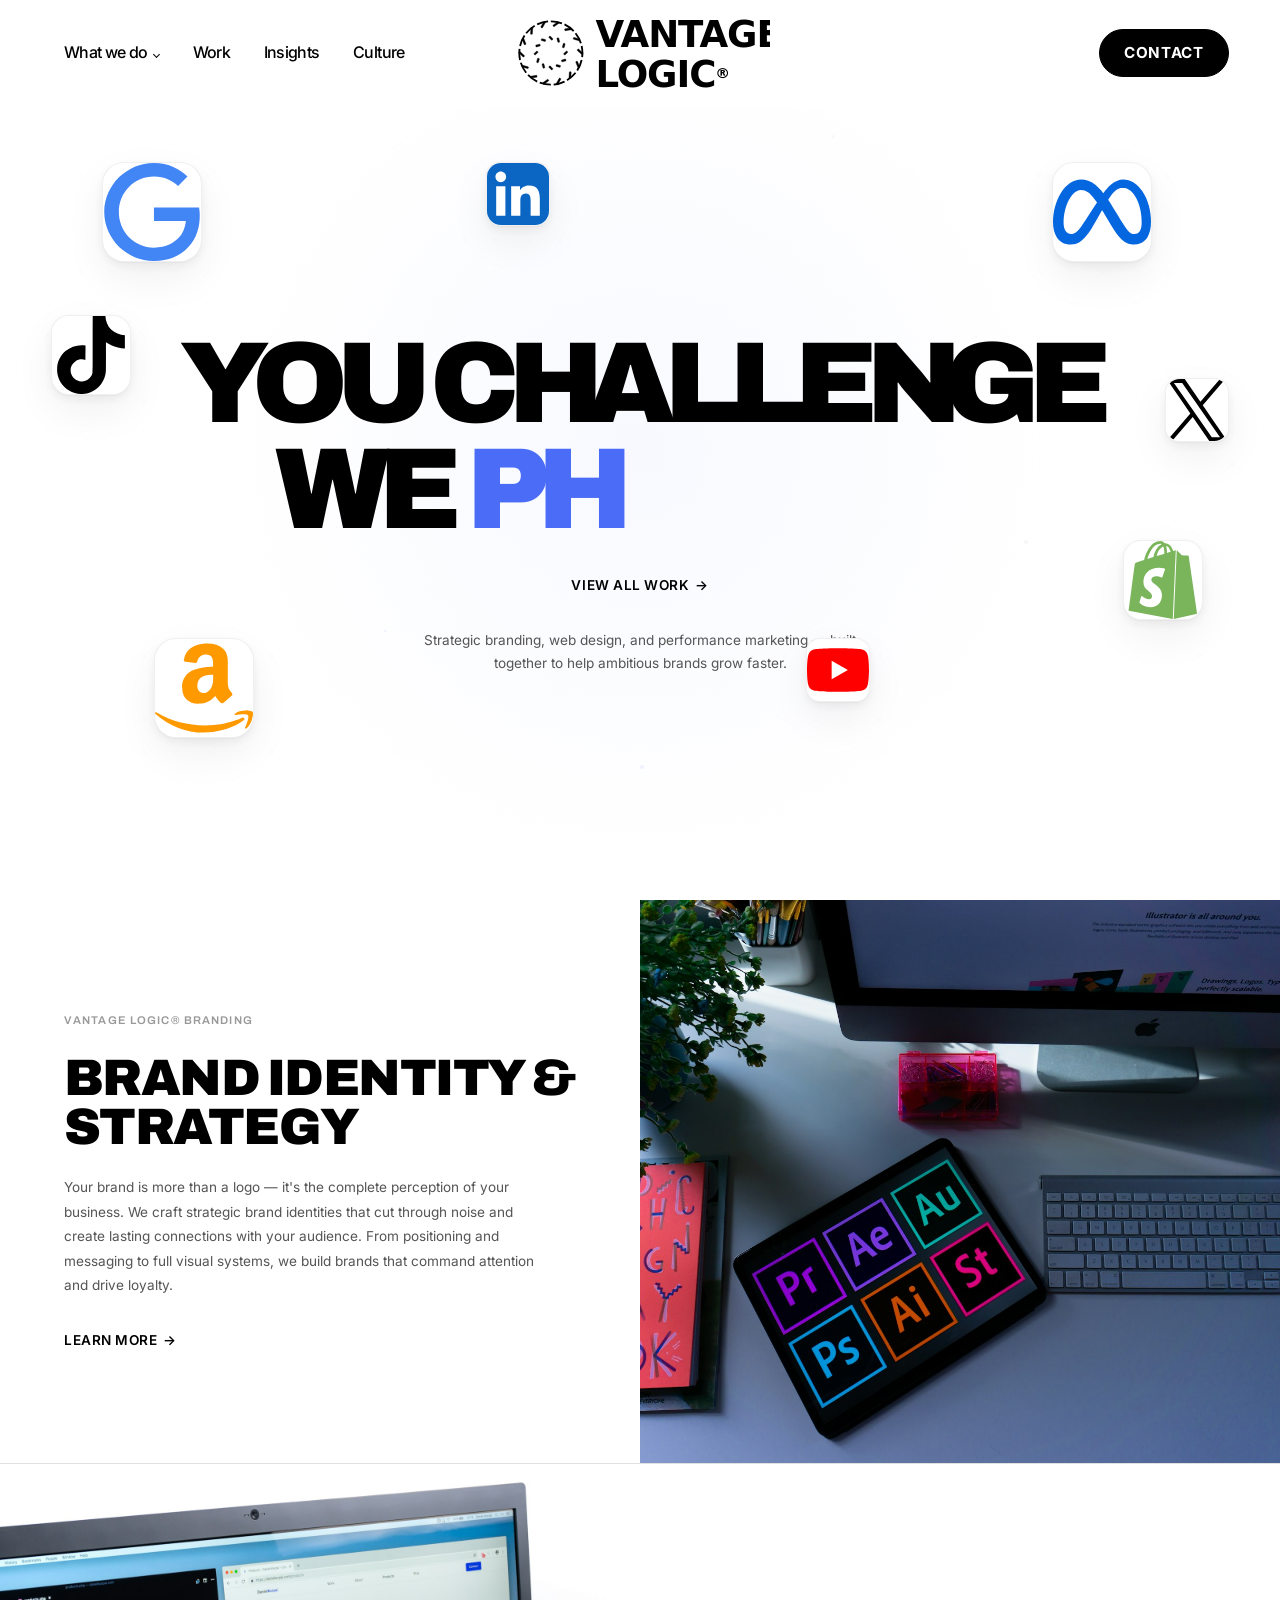
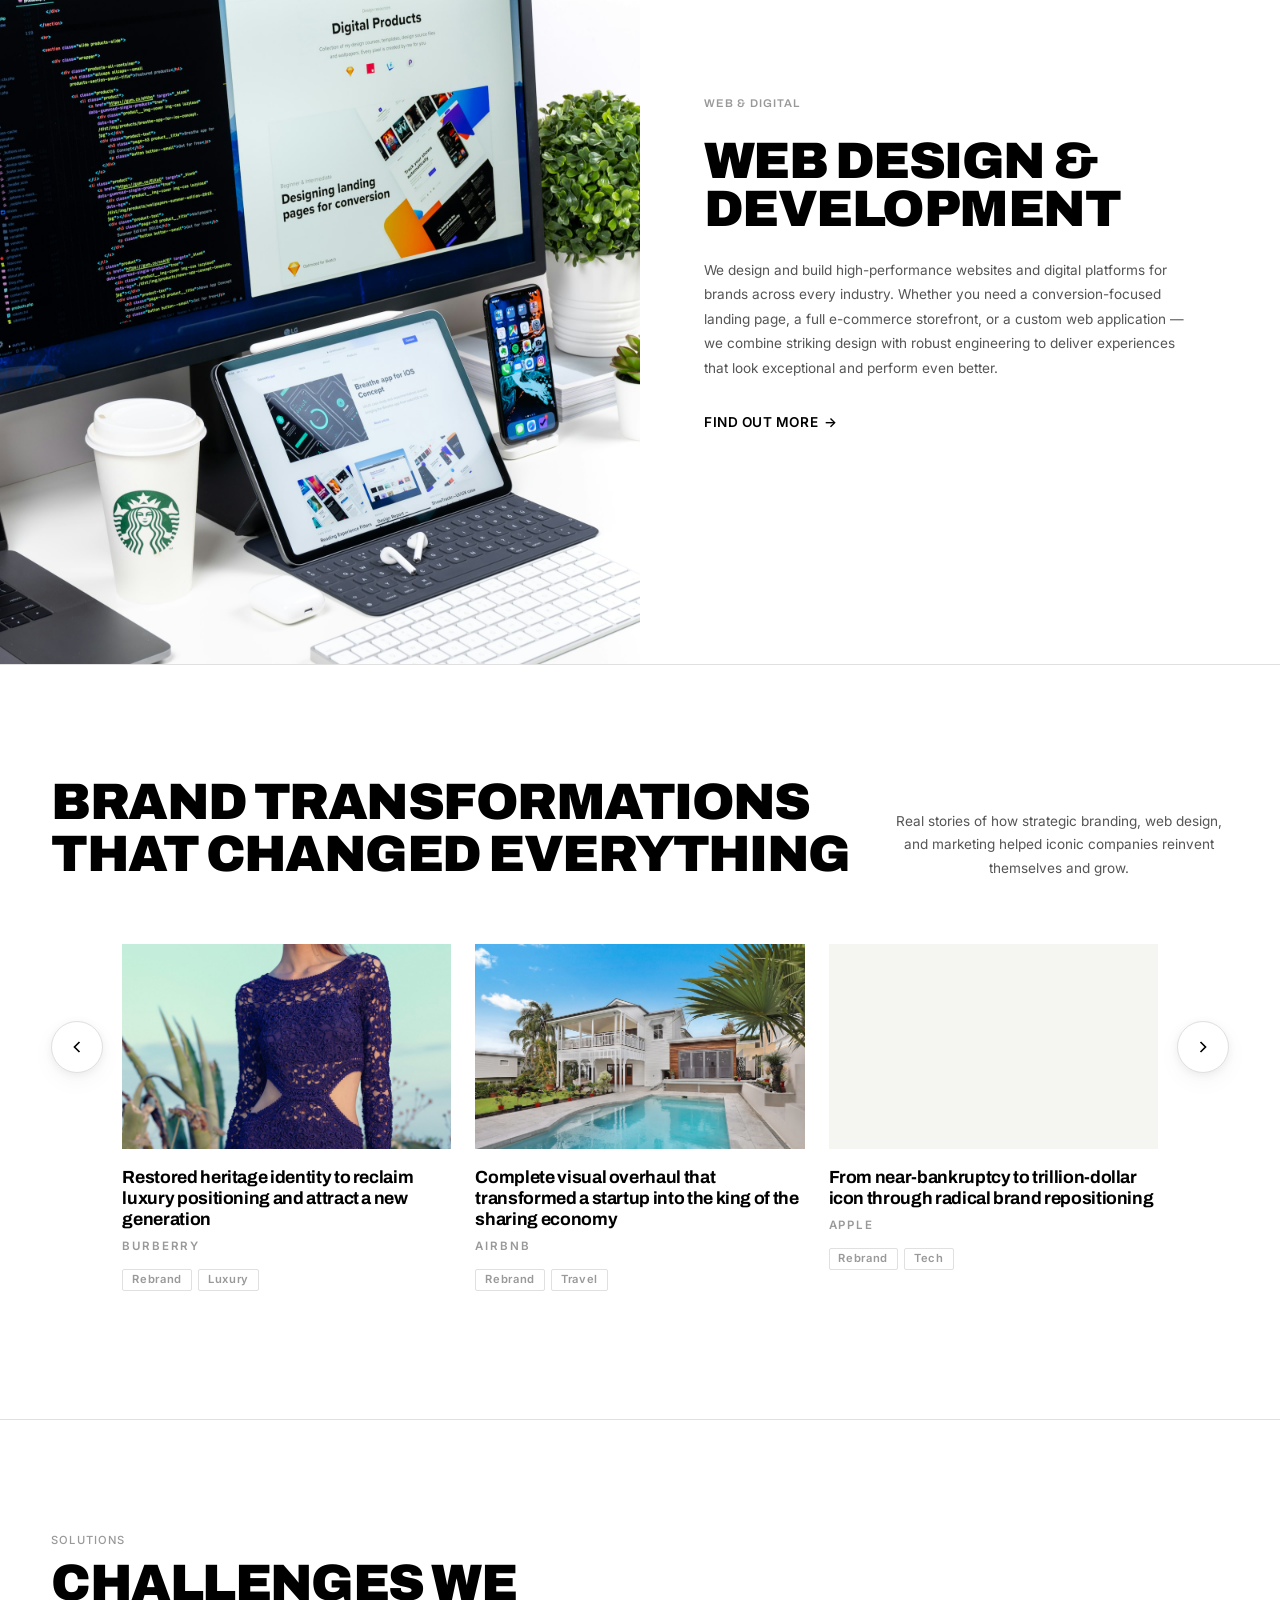
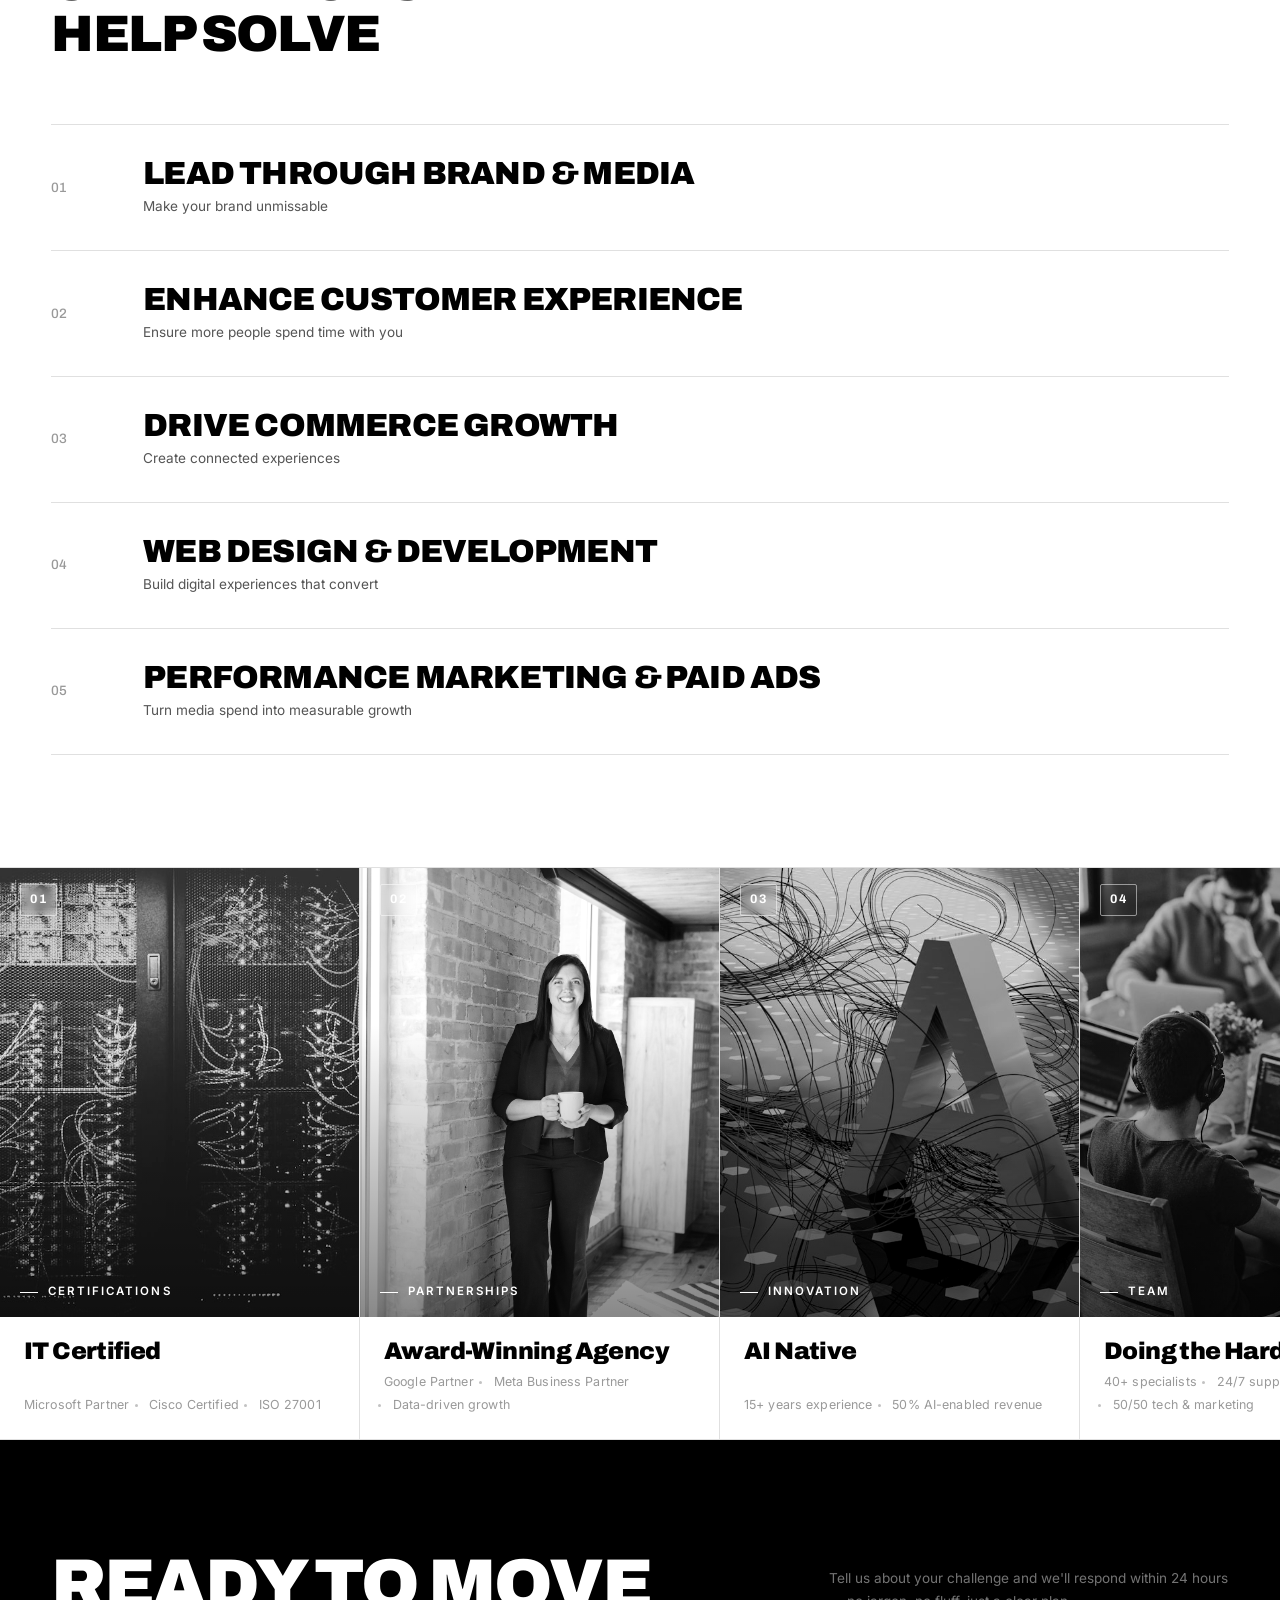
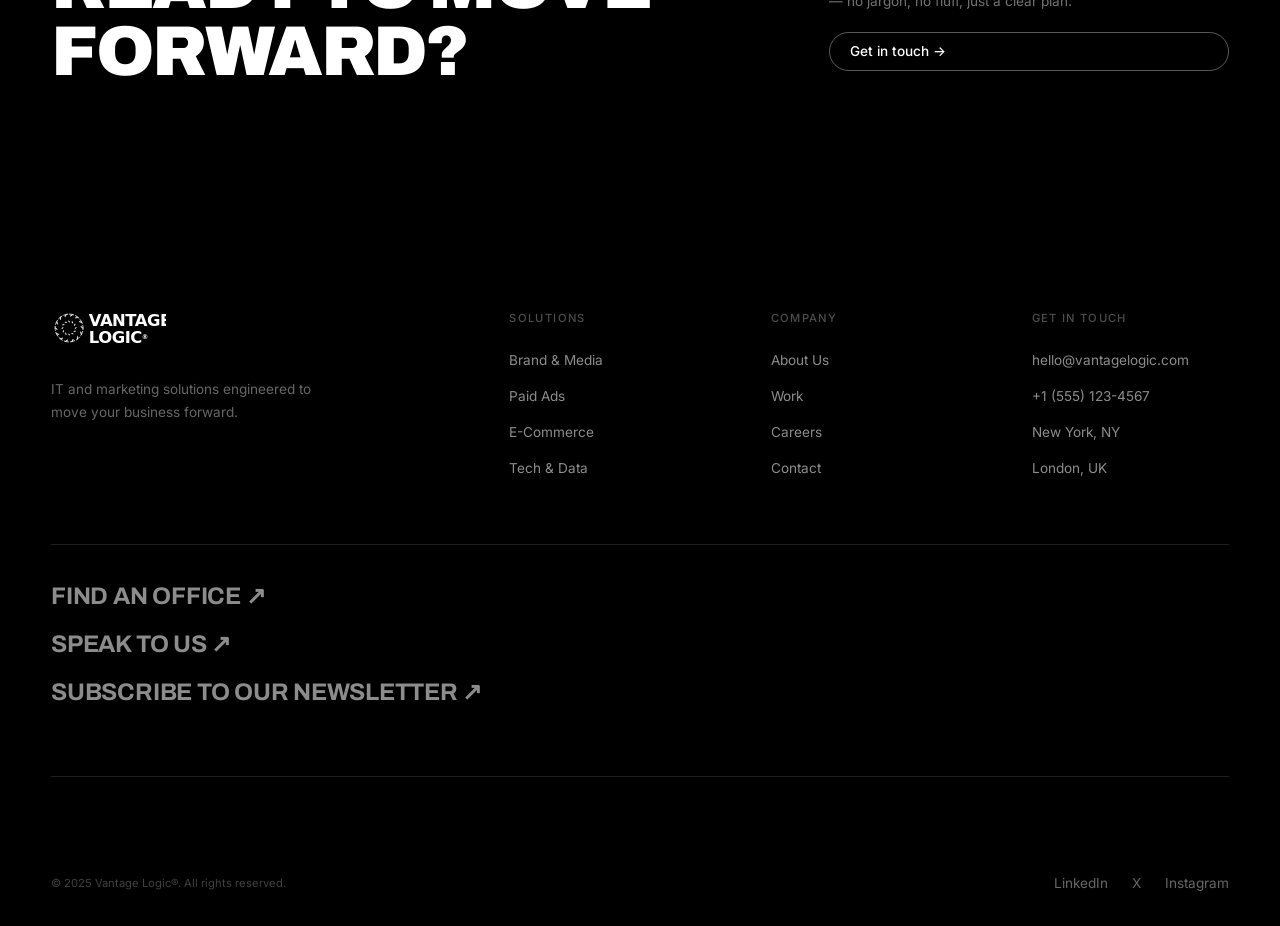
<file: index.html>
<!DOCTYPE html>
<html lang="en">
<head>
  <meta charset="UTF-8" />
  <meta name="viewport" content="width=device-width, initial-scale=1.0" />
  <meta name="theme-color" content="#ffffff" />
  <meta name="color-scheme" content="light" />
  <title>Vantage Logic® | IT & Marketing Agency</title>
  <meta name="description" content="Vantage Logic is an IT and marketing agency helping businesses grow through robust technology and performance-driven marketing." />
  <link rel="icon" type="image/png" href="assets/images/favicon.png" />
  <link rel="preconnect" href="https://fonts.googleapis.com">
  <link rel="preconnect" href="https://fonts.gstatic.com" crossorigin>
  <link rel="stylesheet" href="https://fonts.googleapis.com/css2?family=Inter:wght@300;400;500;600&family=Archivo:ital,wght@0,400;0,500;0,600;0,700;0,800;0,900;1,400;1,800&display=swap">
  <link rel="stylesheet" href="css/main.css" />
</head>
<body>

<div id="page-loader">
  <div class="loader-inner">
    <div style="font-family:Archivo,sans-serif;font-weight:900;font-size:1.1rem;letter-spacing:0.06em;color:#000;">VANTAGE LOGIC®</div>
    <div class="loader-track"><div class="loader-fill"></div></div>
  </div>
</div>
<div id="scroll-progress"></div>

<!-- ========== NAV — DEPT layout: links left, logo center, CTA right ========== -->
<nav id="nav">
  <div class="nav-inner">
    <ul class="nav-links">
      <li class="has-dd"><a href="#">What we do</a>
        <div class="nav-dd">
          <a href="pages/brand-media.html">Brand &amp; Media</a>
          <a href="pages/paid-ads.html">Paid Ads</a>
          <a href="pages/ecommerce.html">E-Commerce</a>
          <a href="pages/web-software.html">Web &amp; Software</a>
        </div>
      </li>
      <li><a href="pages/work.html">Work</a></li>
      <li><a href="#">Insights</a></li>
      <li><a href="pages/about.html">Culture</a></li>
    </ul>
    <a href="index.html" class="nav-logo"><img src="assets/images/logo-dark.svg" alt="Vantage Logic" /></a>
    <div class="nav-right">
      <a href="pages/contact.html" class="nav-cta">Contact</a>
      <button class="hamburger" aria-label="Menu"><span></span><span></span><span></span></button>
    </div>
  </div>
</nav>

<!-- Mobile menu -->
<div id="mobile-menu">
  <a href="pages/brand-media.html">Brand &amp; Media</a>
  <a href="pages/paid-ads.html">Paid Ads</a>
  <a href="pages/ecommerce.html">E-Commerce</a>
  <a href="pages/web-software.html">Web &amp; Software</a>
  <a href="pages/work.html">Work</a>
  <a href="pages/about.html">Culture</a>
  <a href="pages/careers.html">Careers</a>
  <a href="pages/contact.html" class="mob-cta">Contact →</a>
</div>

<!-- ========== HERO — Animated floating platform icons ========== -->
<section class="hero">

  <!-- Subtle grid lines -->
  <div class="hero-grid-lines"></div>

  <!-- Floating particles -->
  <div class="hero-particles">
    <div class="particle" style="left:10%;top:20%;"></div>
    <div class="particle" style="left:80%;top:60%;"></div>
    <div class="particle" style="left:30%;top:70%;"></div>
    <div class="particle" style="left:65%;top:15%;"></div>
    <div class="particle" style="left:50%;top:85%;"></div>
  </div>

  <!-- Floating platform icons -->
  <div class="hero-platforms">
    <!-- Google -->
    <div class="platform-icon plat-lg" style="top:18%;left:8%;">
      <img src="assets/images/platforms/google.svg" alt="Google Ads" />
      <span class="plat-label">Google Ads</span>
    </div>

    <!-- Meta -->
    <div class="platform-icon plat-lg" style="top:18%;right:10%;">
      <img src="assets/images/platforms/meta.svg" alt="Meta" />
      <span class="plat-label">Meta</span>
    </div>

    <!-- TikTok -->
    <div class="platform-icon plat-md" style="top:35%;left:4%;">
      <img src="assets/images/platforms/tiktok.svg" alt="TikTok" />
      <span class="plat-label">TikTok</span>
    </div>

    <!-- Shopify -->
    <div class="platform-icon plat-md" style="top:60%;right:6%;">
      <img src="assets/images/platforms/shopify.svg" alt="Shopify" />
      <span class="plat-label">Shopify</span>
    </div>

    <!-- Amazon Ads -->
    <div class="platform-icon plat-lg" style="bottom:18%;left:12%;">
      <img src="assets/images/platforms/amazon.svg" alt="Amazon Ads" />
      <span class="plat-label">Amazon Ads</span>
    </div>

    <!-- LinkedIn -->
    <div class="platform-icon plat-sm" style="top:18%;left:38%;">
      <img src="assets/images/platforms/linkedin.svg" alt="LinkedIn" />
      <span class="plat-label">LinkedIn</span>
    </div>

    <!-- YouTube -->
    <div class="platform-icon plat-sm" style="bottom:22%;right:32%;">
      <img src="assets/images/platforms/youtube.svg" alt="YouTube" />
      <span class="plat-label">YouTube</span>
    </div>

    <!-- X / Twitter -->
    <div class="platform-icon plat-sm" style="top:42%;right:4%;">
      <img src="assets/images/platforms/x.svg" alt="X" />
      <span class="plat-label">X / Twitter</span>
    </div>
  </div>

  <div class="wrap">
    <h1 class="hero-headline" data-scramble><span class="hl-line">You Challenge</span><span class="hl-line">We <span class="accent">Perform</span></span></h1>
    <div class="hero-foot" data-reveal>
      <div class="hero-actions">
        <a href="pages/work.html" class="link-arr">View all work <span class="arr">→</span></a>
      </div>
      <p class="hero-sub">Strategic branding, web design, and performance marketing — built together to help ambitious brands grow faster.</p>
    </div>
  </div>
</section>

<!-- ========== FEATURED BLOCK 1 — DEPT: 2-col content + image ========== -->
<section class="feature-section">
  <div class="feature-grid">
    <div class="feature-content" data-reveal>
      <div class="feature-label">Vantage Logic® Branding</div>
      <h2 class="feature-title">Brand Identity &amp; Strategy</h2>
      <p class="feature-desc">Your brand is more than a logo — it's the complete perception of your business. We craft strategic brand identities that cut through noise and create lasting connections with your audience. From positioning and messaging to full visual systems, we build brands that command attention and drive loyalty.</p>
      <a href="pages/brand-media.html" class="link-arr">Learn more <span class="arr">→</span></a>
    </div>
    <div class="feature-img-side">
      <img src="assets/images/features/branding.jpg"
           alt="Designer workspace with brand identity tools and a graphic design playbook"
           class="feature-img" loading="lazy" decoding="async" />
    </div>
  </div>
</section>

<!-- ========== FEATURED BLOCK 2 — reversed ========== -->
<section class="feature-section">
  <div class="feature-grid reverse">
    <div class="feature-content" data-reveal>
      <div class="feature-label">Web &amp; Digital</div>
      <h2 class="feature-title">Web Design &amp; Development</h2>
      <p class="feature-desc">We design and build high-performance websites and digital platforms for brands across every industry. Whether you need a conversion-focused landing page, a full e-commerce storefront, or a custom web application — we combine striking design with robust engineering to deliver experiences that look exceptional and perform even better.</p>
      <a href="pages/web-software.html" class="link-arr">Find out more <span class="arr">→</span></a>
    </div>
    <div class="feature-img-side">
      <img src="assets/images/features/web-design.jpg"
           alt="Web design workspace: code editor, design mockup, iPad with UI, and coffee"
           class="feature-img" loading="lazy" decoding="async" />
    </div>
  </div>
</section>

<!-- ========== CASE STUDIES — Real-world brand transformations ========== -->
<section class="section">
  <div class="wrap">
    <div class="work-header" data-reveal>
      <h2 class="t-2xl">Brand Transformations<br>That Changed Everything</h2>
      <p class="hero-sub" style="max-width:340px;">Real stories of how strategic branding, web design, and marketing helped iconic companies reinvent themselves and grow.</p>
    </div>
  </div>
  <div class="wrap">
    <div class="work-slider-container">
      <button class="slider-arrow slider-arrow-left" aria-label="Scroll left" data-slider-arrow="left">
        <svg viewBox="0 0 24 24"><polyline points="15 18 9 12 15 6"/></svg>
      </button>
      <div class="work-scroll-wrap" id="caseStudySlider">
        <div class="work-scroll-track" data-stagger>

        <a href="#" class="work-card">
          <div class="work-card-img-wrap">
            <img src="assets/images/cases/burberry.jpg" alt="Luxury fashion campaign" class="work-card-img" loading="lazy" decoding="async" />
            <div class="work-card-overlay">
              <div class="work-card-overlay-top">Returned to classic serif logo and knight emblem — reconnecting with heritage over trend-chasing minimalism</div>
              <div class="work-card-overlay-bottom">Read the story</div>
            </div>
          </div>
          <div class="work-card-meta">
            <div class="work-card-title">Restored heritage identity to reclaim luxury positioning and attract a new generation</div>
            <div class="work-card-client">Burberry</div>
            <div class="work-card-tags"><span class="work-tag">Rebrand</span><span class="work-tag">Luxury</span></div>
          </div>
        </a>

        <a href="#" class="work-card">
          <div class="work-card-img-wrap">
            <img src="assets/images/cases/airbnb.jpg" alt="Modern vacation house with pool" class="work-card-img" loading="lazy" decoding="async" />
            <div class="work-card-overlay">
              <div class="work-card-overlay-top">The "Bélo" symbol unified belonging, location, and identity into one mark — solidifying Airbnb as a lifestyle brand</div>
              <div class="work-card-overlay-bottom">Read the story</div>
            </div>
          </div>
          <div class="work-card-meta">
            <div class="work-card-title">Complete visual overhaul that transformed a startup into the king of the sharing economy</div>
            <div class="work-card-client">Airbnb</div>
            <div class="work-card-tags"><span class="work-tag">Rebrand</span><span class="work-tag">Travel</span></div>
          </div>
        </a>

        <a href="#" class="work-card">
          <div class="work-card-img-wrap">
            <img src="assets/images/cases/apple.jpg" alt="MacBook with backlit Apple logo" class="work-card-img" loading="lazy" decoding="async" />
            <div class="work-card-overlay">
              <div class="work-card-overlay-top">"Think Different" transformed Apple from a failing computer company into the world's most valuable brand</div>
              <div class="work-card-overlay-bottom">Read the story</div>
            </div>
          </div>
          <div class="work-card-meta">
            <div class="work-card-title">From near-bankruptcy to trillion-dollar icon through radical brand repositioning</div>
            <div class="work-card-client">Apple</div>
            <div class="work-card-tags"><span class="work-tag">Rebrand</span><span class="work-tag">Tech</span></div>
          </div>
        </a>

        <a href="#" class="work-card">
          <div class="work-card-img-wrap">
            <img src="assets/images/cases/oldspice.jpg" alt="Barbershop beard trim" class="work-card-img" loading="lazy" decoding="async" />
            <div class="work-card-overlay">
              <div class="work-card-overlay-top">Viral "The Man Your Man Could Smell Like" campaign completely repositioned a legacy brand for younger audiences</div>
              <div class="work-card-overlay-bottom">Read the story</div>
            </div>
          </div>
          <div class="work-card-meta">
            <div class="work-card-title">Surreal humor and bold marketing turned an aging brand into a cultural phenomenon</div>
            <div class="work-card-client">Old Spice</div>
            <div class="work-card-tags"><span class="work-tag">Marketing</span><span class="work-tag">CPG</span></div>
          </div>
        </a>

        <a href="#" class="work-card">
          <div class="work-card-img-wrap">
            <img src="assets/images/cases/dunkin.jpg" alt="Specialty coffee bag" class="work-card-img" loading="lazy" decoding="async" />
            <div class="work-card-overlay">
              <div class="work-card-overlay-top">Dropped "Donuts" to reposition as a beverage-led brand — coffee sales jumped from 1.6B to 4.4B cups</div>
              <div class="work-card-overlay-bottom">Read the story</div>
            </div>
          </div>
          <div class="work-card-meta">
            <div class="work-card-title">Strategic name change and visual refresh tripled beverage sales in two years</div>
            <div class="work-card-client">Dunkin'</div>
            <div class="work-card-tags"><span class="work-tag">Rebrand</span><span class="work-tag">F&amp;B</span></div>
          </div>
        </a>

      </div>
    </div>
      <button class="slider-arrow slider-arrow-right" aria-label="Scroll right" data-slider-arrow="right">
        <svg viewBox="0 0 24 24"><polyline points="9 6 15 12 9 18"/></svg>
      </button>
    </div>
  </div>
</section>

<!-- ========== SOLUTIONS — DEPT: numbered rows ========== -->
<section class="section border-t">
  <div class="wrap">
    <div style="margin-bottom:var(--sp-lg);" data-reveal>
      <p class="upper light" style="margin-bottom:0.5rem; font-size:var(--t-xs);">Solutions</p>
      <h2 class="t-2xl">Challenges we<br>help solve</h2>
    </div>
    <div class="solutions-list" data-stagger>
      <a href="pages/brand-media.html" class="solution-item">
        <span class="solution-num">01</span>
        <div class="solution-body">
          <div class="solution-name">Lead through brand &amp; media</div>
          <div class="solution-sub">Make your brand unmissable</div>
        </div>
        <img src="assets/images/solutions/brand.jpg" alt="Brand designer workspace" class="solution-hover-img" loading="lazy" decoding="async" />
      </a>
      <a href="pages/web-software.html" class="solution-item">
        <span class="solution-num">02</span>
        <div class="solution-body">
          <div class="solution-name">Enhance customer experience</div>
          <div class="solution-sub">Ensure more people spend time with you</div>
        </div>
        <img src="assets/images/solutions/cx.jpg" alt="UX research session" class="solution-hover-img" loading="lazy" decoding="async" />
      </a>
      <a href="pages/ecommerce.html" class="solution-item">
        <span class="solution-num">03</span>
        <div class="solution-body">
          <div class="solution-name">Drive commerce growth</div>
          <div class="solution-sub">Create connected experiences</div>
        </div>
        <img src="assets/images/solutions/commerce.jpg" alt="Point-of-sale terminal with contactless payment" class="solution-hover-img" loading="lazy" decoding="async" />
      </a>
      <a href="pages/web-software.html" class="solution-item">
        <span class="solution-num">04</span>
        <div class="solution-body">
          <div class="solution-name">Web design &amp; development</div>
          <div class="solution-sub">Build digital experiences that convert</div>
        </div>
        <img src="assets/images/solutions/webdev.jpg" alt="Mobile and laptop digital experience" class="solution-hover-img" loading="lazy" decoding="async" />
      </a>
      <a href="pages/paid-ads.html" class="solution-item">
        <span class="solution-num">05</span>
        <div class="solution-body">
          <div class="solution-name">Performance marketing &amp; paid ads</div>
          <div class="solution-sub">Turn media spend into measurable growth</div>
        </div>
        <img src="assets/images/solutions/marketing.jpg" alt="Marketing analytics dashboard" class="solution-hover-img" loading="lazy" decoding="async" />
      </a>
    </div>
  </div>
</section>

<!-- ========== CULTURE CAROUSEL — DEPT: horizontal scroll blocks with images ========== -->
<div class="culture-strip">
  <div class="culture-track">
  <div class="culture-block">
    <div class="culture-img-wrap">
      <img src="assets/images/culture/it-certified.jpg" alt="Data centre with cabled server racks" class="culture-block-img" loading="lazy" decoding="async" />
      <span class="culture-num">01</span>
      <span class="culture-cat">Certifications</span>
    </div>
    <div class="culture-block-content">
      <div class="culture-label">IT Certified</div>
      <div class="culture-stat"><span>Microsoft Partner</span><span>Cisco Certified</span><span>ISO 27001</span></div>
      <span class="culture-arr" aria-hidden="true">→</span>
    </div>
  </div>
  <div class="culture-block">
    <div class="culture-img-wrap">
      <img src="assets/images/culture/awards.jpg" alt="Awards and trophies" class="culture-block-img" loading="lazy" decoding="async" />
      <span class="culture-num">02</span>
      <span class="culture-cat">Partnerships</span>
    </div>
    <div class="culture-block-content">
      <div class="culture-label">Award-Winning Agency</div>
      <div class="culture-stat"><span>Google Partner</span><span>Meta Business Partner</span><span>Data-driven growth</span></div>
      <span class="culture-arr" aria-hidden="true">→</span>
    </div>
  </div>
  <div class="culture-block">
    <div class="culture-img-wrap">
      <img src="assets/images/culture/ai-native.jpg" alt="Abstract AI / neural network visual" class="culture-block-img" loading="lazy" decoding="async" />
      <span class="culture-num">03</span>
      <span class="culture-cat">Innovation</span>
    </div>
    <div class="culture-block-content">
      <div class="culture-label">AI Native</div>
      <div class="culture-stat"><span>15+ years experience</span><span>50% AI-enabled revenue</span></div>
      <span class="culture-arr" aria-hidden="true">→</span>
    </div>
  </div>
  <div class="culture-block">
    <div class="culture-img-wrap">
      <img src="assets/images/culture/hard-work.jpg" alt="Team collaborating around a laptop" class="culture-block-img" loading="lazy" decoding="async" />
      <span class="culture-num">04</span>
      <span class="culture-cat">Team</span>
    </div>
    <div class="culture-block-content">
      <div class="culture-label">Doing the Hard Work</div>
      <div class="culture-stat"><span>40+ specialists</span><span>24/7 support</span><span>50/50 tech &amp; marketing</span></div>
      <span class="culture-arr" aria-hidden="true">→</span>
    </div>
  </div>
  <div class="culture-block">
    <div class="culture-img-wrap">
      <img src="assets/images/culture/always-on.jpg" alt="Mission-control style monitoring screens" class="culture-block-img" loading="lazy" decoding="async" />
      <span class="culture-num">05</span>
      <span class="culture-cat">Operations</span>
    </div>
    <div class="culture-block-content">
      <div class="culture-label">Always On</div>
      <div class="culture-stat"><span>Rapid response</span><span>120+ clients</span><span>15+ industries</span></div>
      <span class="culture-arr" aria-hidden="true">→</span>
    </div>
  </div>
  </div>
</div>

<!-- ========== INSIGHTS — "On our mind" — 1 featured + 3 stacked ========== -->
<!-- Temporarily hidden — bring back when articles are ready -->
<section class="section insights-section" hidden>
  <div class="wrap">
    <div class="insights-header" data-reveal>
      <div>
        <span class="insights-eyebrow">Journal</span>
        <h2 class="t-2xl">On our mind</h2>
      </div>
      <a href="#" class="link-arr">View all insights <span class="arr">→</span></a>
    </div>

    <div class="insights-grid" data-stagger>
      <a href="#" class="insight-card insight-card--featured">
        <div class="insight-img-wrap">
          <img src="assets/images/insights/security.jpg" alt="Cybersecurity / online transaction" class="insight-img" loading="lazy" decoding="async" />
          <span class="insight-tag">IT Security</span>
        </div>
        <div class="insight-body">
          <div class="insight-meta"><span>Insight</span><span class="dot"></span><span>8 min read</span><span class="dot"></span><span>May 2026</span></div>
          <h3 class="insight-title">The 5 cybersecurity gaps most SMBs don't know they have</h3>
          <p class="insight-excerpt">A practical breakdown of the most overlooked weaknesses in mid-sized infrastructure — and the controls that close them in under 30 days.</p>
          <span class="insight-read">Read article <span class="arr">→</span></span>
        </div>
      </a>

      <div class="insight-list">
        <a href="#" class="insight-card insight-card--row">
          <div class="insight-img-wrap">
            <img src="assets/images/insights/marketing.jpg" alt="Marketing analytics dashboard" class="insight-img" loading="lazy" decoding="async" />
            <span class="insight-tag">Marketing</span>
          </div>
          <div class="insight-body">
            <div class="insight-meta"><span>5 min read</span><span class="dot"></span><span>Apr 2026</span></div>
            <h3 class="insight-title">Why integrated campaigns outperform siloed strategies by 3×</h3>
          </div>
        </a>
        <a href="#" class="insight-card insight-card--row">
          <div class="insight-img-wrap">
            <img src="assets/images/insights/web-design.jpg" alt="Designer working on website layout" class="insight-img" loading="lazy" decoding="async" />
            <span class="insight-tag">Web Design</span>
          </div>
          <div class="insight-body">
            <div class="insight-meta"><span>6 min read</span><span class="dot"></span><span>Apr 2026</span></div>
            <h3 class="insight-title">Why your website redesign should start with strategy, not aesthetics</h3>
          </div>
        </a>
        <a href="#" class="insight-card insight-card--row">
          <div class="insight-img-wrap">
            <img src="assets/images/insights/ai.jpg" alt="AI / humanoid concept" class="insight-img" loading="lazy" decoding="async" />
            <span class="insight-tag">AI Transformation</span>
          </div>
          <div class="insight-body">
            <div class="insight-meta"><span>10 min read</span><span class="dot"></span><span>Mar 2026</span></div>
            <h3 class="insight-title">One year of AI search: insights for enterprise and commerce</h3>
          </div>
        </a>
      </div>
    </div>
  </div>
</section>

<!-- ========== CTA BAND ========== -->
<section class="cta-band">
  <div class="wrap">
    <div class="cta-inner">
      <h2 class="cta-hl">Ready to move forward?</h2>
      <div class="cta-right">
        <p class="cta-sub">Tell us about your challenge and we'll respond within 24 hours — no jargon, no fluff, just a clear plan.</p>
        <a href="pages/contact.html" class="btn btn-outline-white">Get in touch →</a>
      </div>
    </div>
  </div>
</section>

<!-- ========== FOOTER — DEPT style ========== -->
<footer id="footer">
  <div class="wrap">
    <div class="footer-top">
      <div>
        <img src="assets/images/logo-white.svg" alt="Vantage Logic" class="footer-logo-img" loading="lazy" decoding="async" />
        <p class="footer-tagline">IT and marketing solutions engineered to move your business forward.</p>
      </div>
      <div class="footer-col">
        <div class="footer-col-label">Solutions</div>
        <ul>
          <li><a href="pages/brand-media.html">Brand &amp; Media</a></li>
          <li><a href="pages/paid-ads.html">Paid Ads</a></li>
          <li><a href="pages/ecommerce.html">E-Commerce</a></li>
          <li><a href="pages/web-software.html">Tech &amp; Data</a></li>
        </ul>
      </div>
      <div class="footer-col">
        <div class="footer-col-label">Company</div>
        <ul>
          <li><a href="pages/about.html">About Us</a></li>
          <li><a href="pages/work.html">Work</a></li>
          <li><a href="pages/careers.html">Careers</a></li>
          <li><a href="pages/contact.html">Contact</a></li>
        </ul>
      </div>
      <div class="footer-col">
        <div class="footer-col-label">Get in touch</div>
        <ul>
          <li><a href="mailto:hello@vantagelogic.com">hello@vantagelogic.com</a></li>
          <li><a href="tel:+15551234567">+1 (555) 123-4567</a></li>
          <li><a href="#">New York, NY</a></li>
          <li><a href="#">London, UK</a></li>
        </ul>
      </div>
    </div>

    <!-- DEPT-style contact links -->
    <div class="footer-contact-links">
      <a href="pages/contact.html">Find an office ↗</a>
      <a href="pages/contact.html">Speak to us ↗</a>
      <a href="#">Subscribe to our newsletter ↗</a>
    </div>

    <div class="footer-bottom">
      <p class="footer-copy">&copy; 2025 Vantage Logic®. All rights reserved.</p>
      <div class="footer-socials">
        <a href="#">LinkedIn</a>
        <a href="#">X</a>
        <a href="#">Instagram</a>
      </div>
    </div>
  </div>
</footer>

<script src="js/main.js"></script>
</body>
</html>
</file>
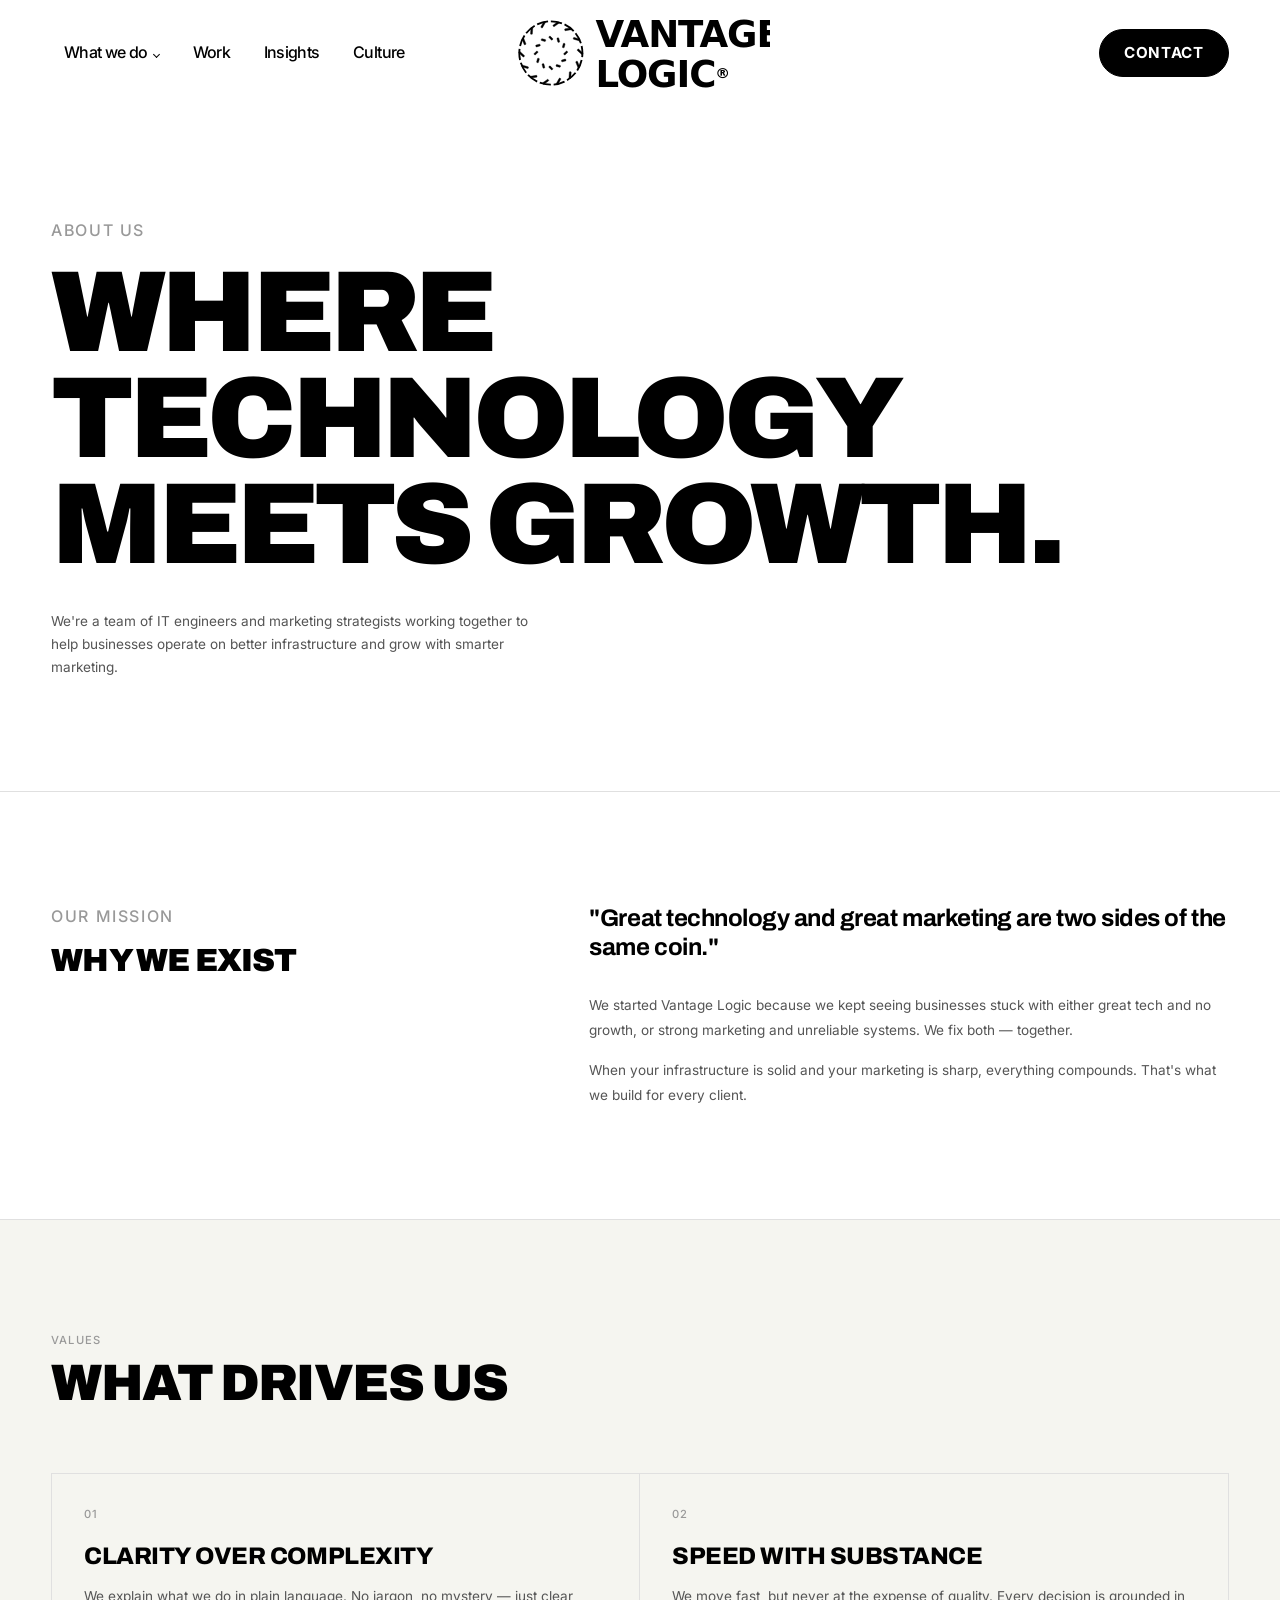
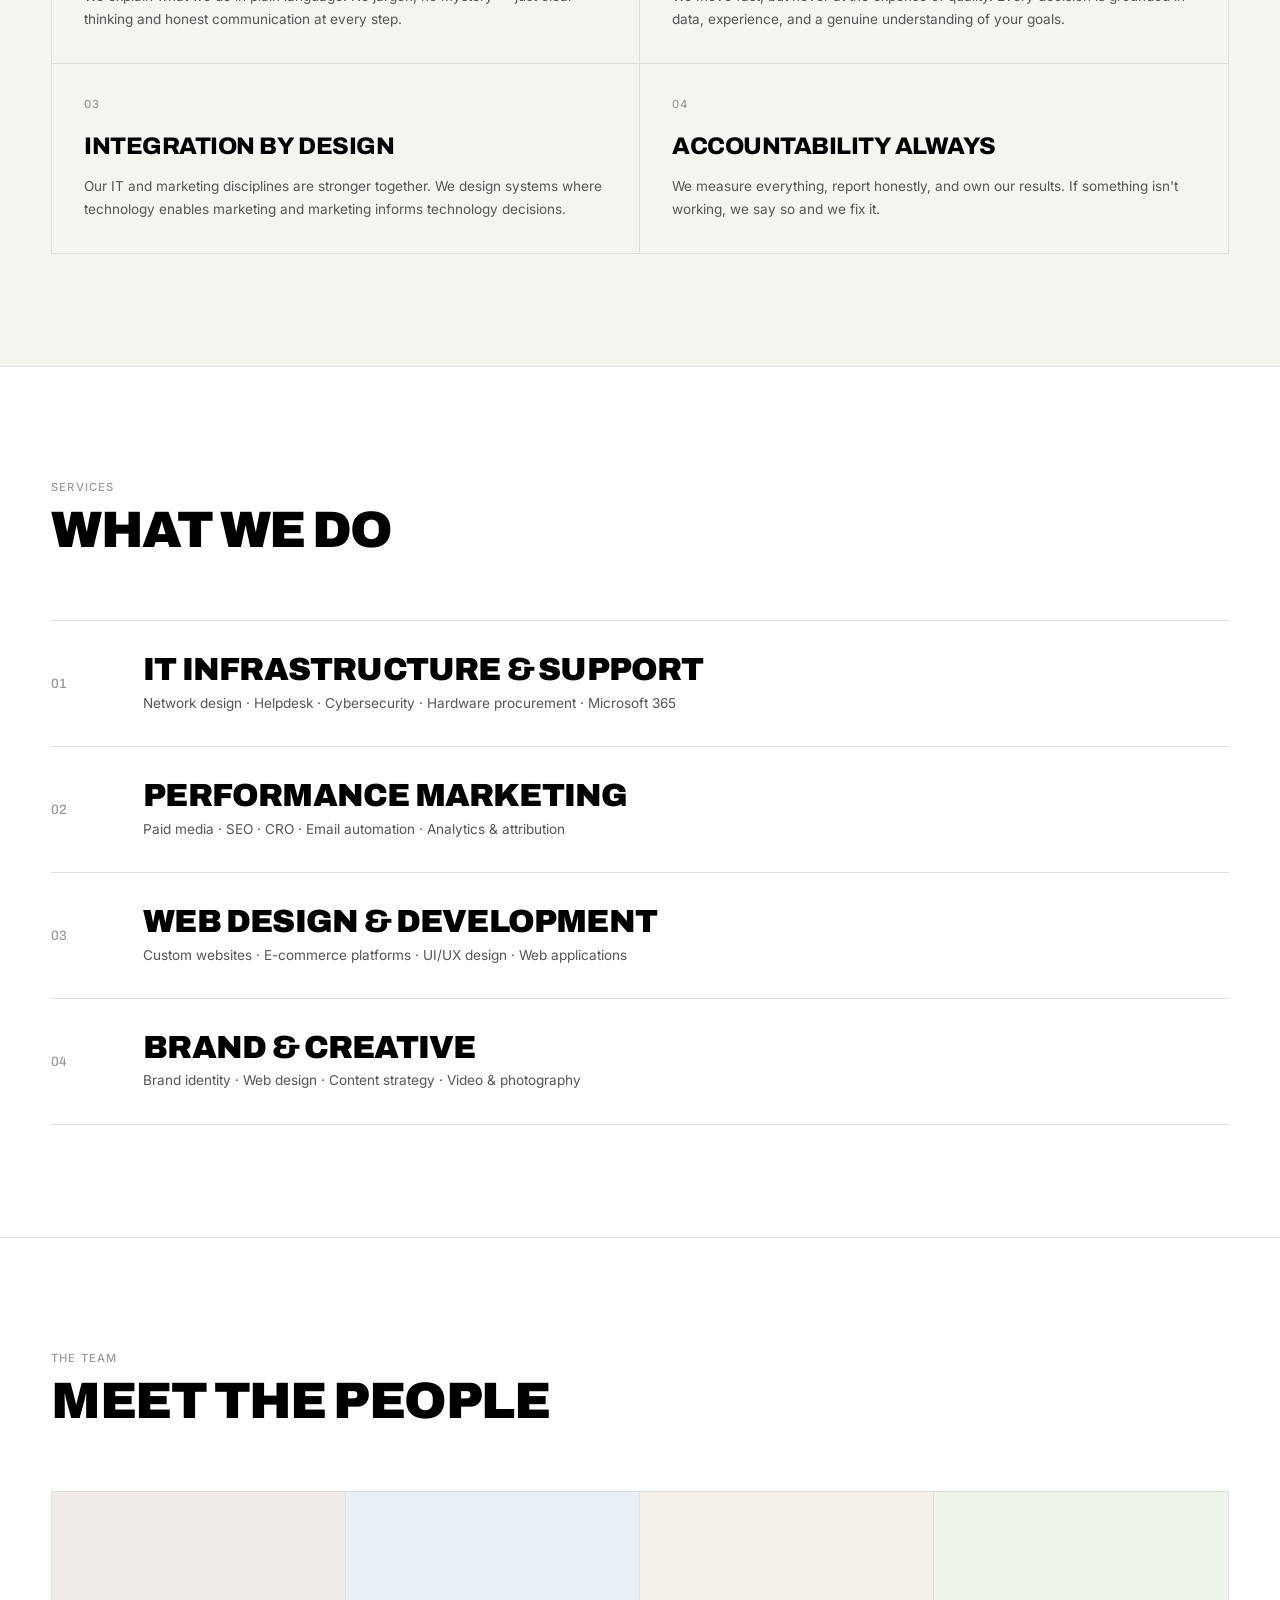
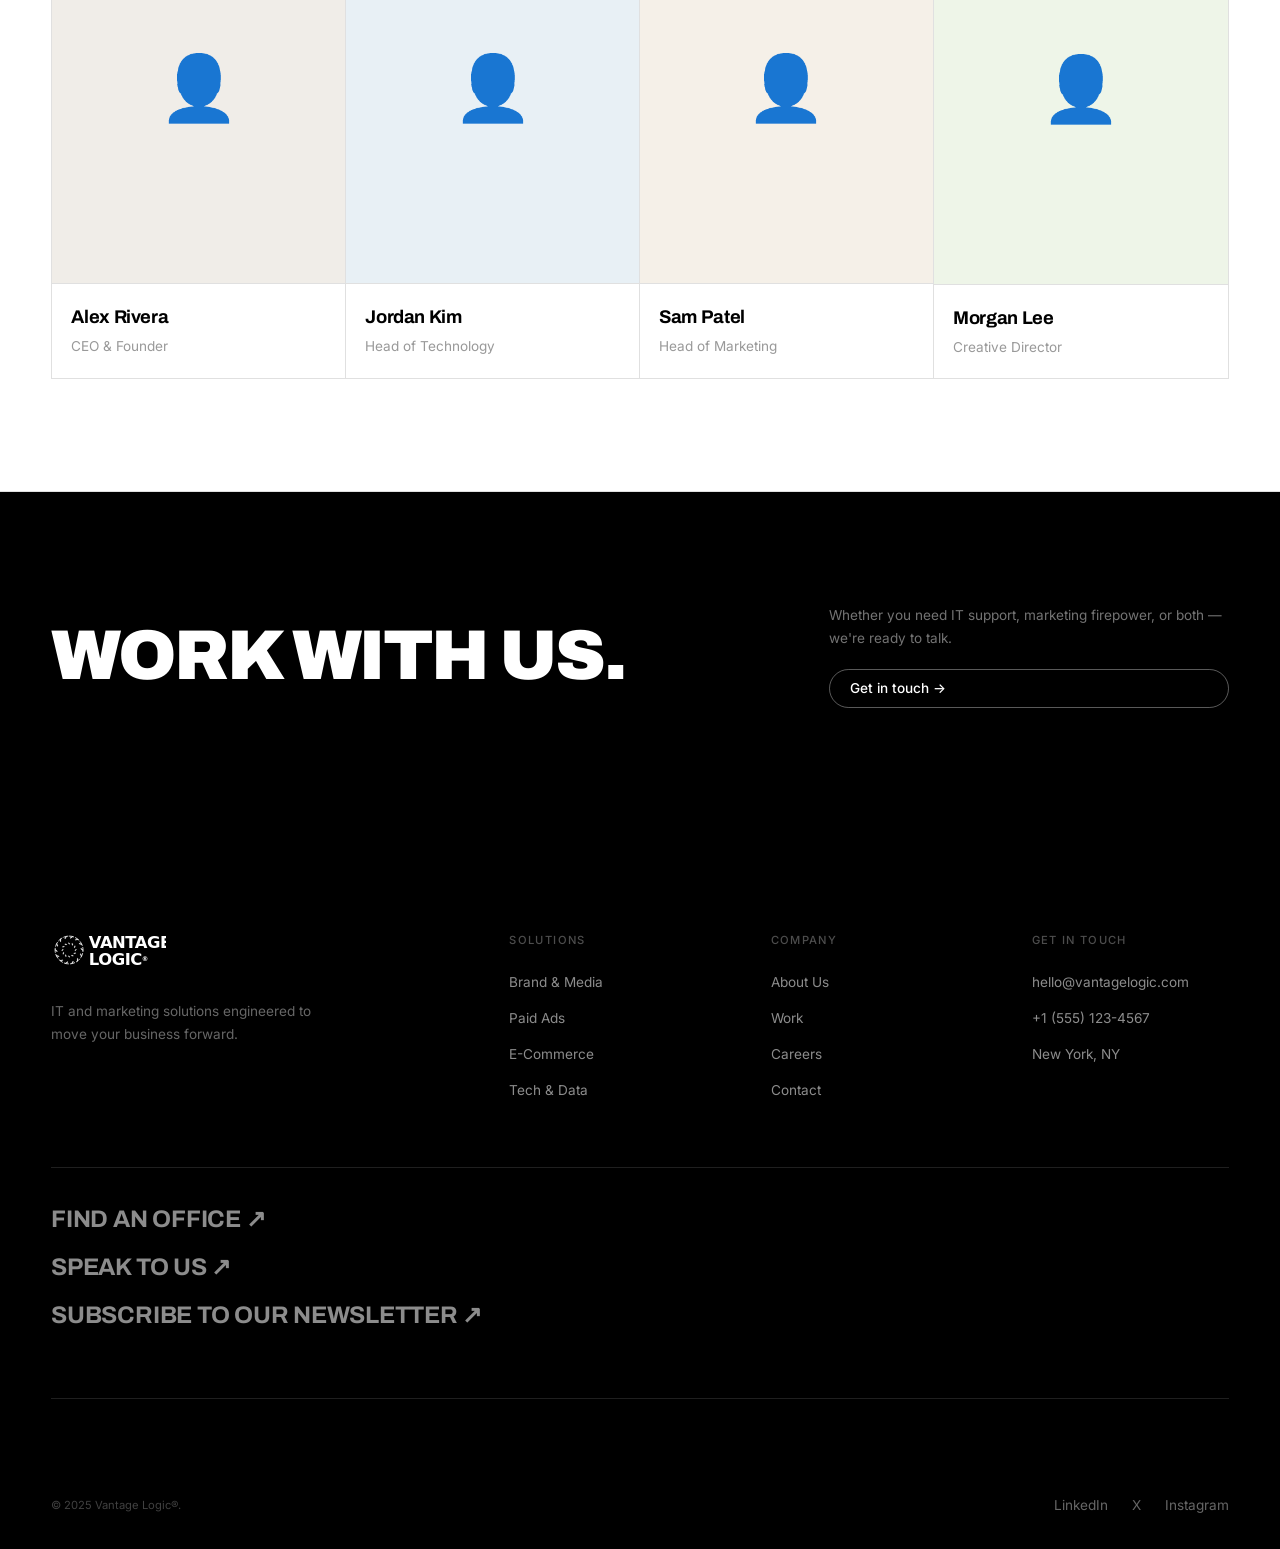
<file: pages/about.html>
<!DOCTYPE html>
<html lang="en">
<head>
  <meta charset="UTF-8" /><meta name="viewport" content="width=device-width, initial-scale=1.0" />
  <meta name="theme-color" content="#ffffff" />
  <meta name="color-scheme" content="light" />
  <title>About Us | Vantage Logic®</title>
  <meta name="description" content="Vantage Logic — an IT and marketing agency helping businesses build better technology and grow faster." />
  <link rel="icon" type="image/png" href="../assets/images/favicon.png" />
  <link rel="preconnect" href="https://fonts.googleapis.com">
  <link rel="preconnect" href="https://fonts.gstatic.com" crossorigin>
  <link rel="stylesheet" href="https://fonts.googleapis.com/css2?family=Inter:wght@300;400;500;600&family=Archivo:ital,wght@0,400;0,500;0,600;0,700;0,800;0,900;1,400;1,800&display=swap">
  <link rel="stylesheet" href="../css/main.css" />
  <style>
    .mission-grid { display:grid; grid-template-columns:1fr 1.5fr; gap:var(--sp-xl); align-items:start; }
    .quote { font-family:var(--f-display); font-size:var(--t-lg); font-weight:700; letter-spacing:-0.02em; line-height:1.2; margin-bottom:var(--sp-md); }
    @media(max-width:900px) {
      .mission-grid { grid-template-columns:1fr; }
    }
  </style>
</head>
<body>
<div id="page-loader"><div class="loader-inner"><div style="font-family:Archivo,sans-serif;font-weight:900;font-size:1.1rem;letter-spacing:0.06em;color:#000;">VANTAGE LOGIC®</div><div class="loader-track"><div class="loader-fill"></div></div></div></div>
<div id="scroll-progress"></div>

<nav id="nav">
  <div class="nav-inner">
    <ul class="nav-links">
      <li class="has-dd"><a href="#">What we do</a>
        <div class="nav-dd">
          <a href="brand-media.html">Brand &amp; Media</a>
          <a href="paid-ads.html">Paid Ads</a>
          <a href="ecommerce.html">E-Commerce</a>
          <a href="web-software.html">Web &amp; Software</a>
        </div>
      </li>
      <li><a href="work.html">Work</a></li>
      <li><a href="#">Insights</a></li>
      <li><a href="about.html">Culture</a></li>
    </ul>
    <a href="../index.html" class="nav-logo"><img src="../assets/images/logo-dark.svg" alt="Vantage Logic" /></a>
    <div class="nav-right">
      <a href="contact.html" class="nav-cta">Contact</a>
      <button class="hamburger" aria-label="Menu"><span></span><span></span><span></span></button>
    </div>
  </div>
</nav>
<div id="mobile-menu">
  <a href="brand-media.html">Brand &amp; Media</a><a href="paid-ads.html">Paid Ads</a><a href="ecommerce.html">E-Commerce</a><a href="web-software.html">Web &amp; Software</a>
  <a href="work.html">Work</a><a href="about.html">Culture</a><a href="careers.html">Careers</a>
  <a href="contact.html" class="mob-cta">Contact →</a>
</div>

<section class="page-hero">
  <div class="wrap">
    <p class="upper light" style="margin-bottom:1rem;" data-reveal>About us</p>
    <h1 class="page-hl" data-reveal>Where technology meets growth.</h1>
    <p class="page-sub" data-reveal>We're a team of IT engineers and marketing strategists working together to help businesses operate on better infrastructure and grow with smarter marketing.</p>
  </div>
</section>

<!-- MISSION -->
<section class="section border-b">
  <div class="wrap">
    <div class="mission-grid">
      <div data-reveal>
        <p class="upper light" style="margin-bottom:1rem;">Our Mission</p>
        <h2 class="t-xl" style="text-transform:uppercase;">Why we exist</h2>
      </div>
      <div data-reveal>
        <p class="quote">"Great technology and great marketing are two sides of the same coin."</p>
        <p style="color:var(--c-text-mid);line-height:1.8;margin-bottom:1rem;font-size:var(--t-sm);">We started Vantage Logic because we kept seeing businesses stuck with either great tech and no growth, or strong marketing and unreliable systems. We fix both — together.</p>
        <p style="color:var(--c-text-mid);line-height:1.8;font-size:var(--t-sm);">When your infrastructure is solid and your marketing is sharp, everything compounds. That's what we build for every client.</p>
      </div>
    </div>
  </div>
</section>

<!-- VALUES -->
<section class="section border-b off">
  <div class="wrap">
    <div style="margin-bottom:var(--sp-lg);" data-reveal>
      <p class="upper light" style="margin-bottom:0.5rem;font-size:var(--t-xs);">Values</p>
      <h2 class="t-2xl">What drives us</h2>
    </div>
    <div class="values-grid" data-stagger>
      <div class="value-item"><div class="value-num">01</div><div class="value-title">Clarity over complexity</div><div class="value-desc">We explain what we do in plain language. No jargon, no mystery — just clear thinking and honest communication at every step.</div></div>
      <div class="value-item"><div class="value-num">02</div><div class="value-title">Speed with substance</div><div class="value-desc">We move fast, but never at the expense of quality. Every decision is grounded in data, experience, and a genuine understanding of your goals.</div></div>
      <div class="value-item"><div class="value-num">03</div><div class="value-title">Integration by design</div><div class="value-desc">Our IT and marketing disciplines are stronger together. We design systems where technology enables marketing and marketing informs technology decisions.</div></div>
      <div class="value-item"><div class="value-num">04</div><div class="value-title">Accountability always</div><div class="value-desc">We measure everything, report honestly, and own our results. If something isn't working, we say so and we fix it.</div></div>
    </div>
  </div>
</section>

<!-- SERVICES -->
<section class="section border-b">
  <div class="wrap">
    <div style="margin-bottom:var(--sp-lg);" data-reveal>
      <p class="upper light" style="margin-bottom:0.5rem;font-size:var(--t-xs);">Services</p>
      <h2 class="t-2xl">What we do</h2>
    </div>
    <div class="solutions-list" data-stagger>
      <a href="web-software.html" class="solution-item">
        <span class="solution-num">01</span>
        <div class="solution-body"><div class="solution-name">IT Infrastructure &amp; Support</div><div class="solution-sub">Network design · Helpdesk · Cybersecurity · Hardware procurement · Microsoft 365</div></div>
      </a>
      <a href="paid-ads.html" class="solution-item">
        <span class="solution-num">02</span>
        <div class="solution-body"><div class="solution-name">Performance Marketing</div><div class="solution-sub">Paid media · SEO · CRO · Email automation · Analytics &amp; attribution</div></div>
      </a>
      <a href="ecommerce.html" class="solution-item">
        <span class="solution-num">03</span>
        <div class="solution-body"><div class="solution-name">Web Design &amp; Development</div><div class="solution-sub">Custom websites · E-commerce platforms · UI/UX design · Web applications</div></div>
      </a>
      <a href="brand-media.html" class="solution-item">
        <span class="solution-num">04</span>
        <div class="solution-body"><div class="solution-name">Brand &amp; Creative</div><div class="solution-sub">Brand identity · Web design · Content strategy · Video &amp; photography</div></div>
      </a>
    </div>
  </div>
</section>

<!-- TEAM -->
<section class="section border-b">
  <div class="wrap">
    <div style="margin-bottom:var(--sp-lg);" data-reveal>
      <p class="upper light" style="margin-bottom:0.5rem;font-size:var(--t-xs);">The Team</p>
      <h2 class="t-2xl">Meet the people</h2>
    </div>
    <div class="team-grid" data-stagger>
      <div class="team-card"><div class="team-img" style="background:#f0ede8;">👤</div><div class="team-info"><div class="team-name">Alex Rivera</div><div class="team-role">CEO & Founder</div></div></div>
      <div class="team-card"><div class="team-img" style="background:#e8f0f5;">👤</div><div class="team-info"><div class="team-name">Jordan Kim</div><div class="team-role">Head of Technology</div></div></div>
      <div class="team-card"><div class="team-img" style="background:#f5f0e8;">👤</div><div class="team-info"><div class="team-name">Sam Patel</div><div class="team-role">Head of Marketing</div></div></div>
      <div class="team-card"><div class="team-img" style="background:#eef5e8;">👤</div><div class="team-info"><div class="team-name">Morgan Lee</div><div class="team-role">Creative Director</div></div></div>
    </div>
  </div>
</section>

<!-- CTA -->
<section class="cta-band">
  <div class="wrap">
    <div class="cta-inner">
      <h2 class="cta-hl">Work with us.</h2>
      <div class="cta-right">
        <p class="cta-sub">Whether you need IT support, marketing firepower, or both — we're ready to talk.</p>
        <a href="contact.html" class="btn btn-outline-white">Get in touch →</a>
      </div>
    </div>
  </div>
</section>

<footer id="footer">
  <div class="wrap">
    <div class="footer-top">
      <div><img src="../assets/images/logo-white.svg" alt="Vantage Logic" class="footer-logo-img" loading="lazy" decoding="async" /><p class="footer-tagline">IT and marketing solutions engineered to move your business forward.</p></div>
      <div class="footer-col"><div class="footer-col-label">Solutions</div><ul><li><a href="brand-media.html">Brand &amp; Media</a></li><li><a href="paid-ads.html">Paid Ads</a></li><li><a href="ecommerce.html">E-Commerce</a></li><li><a href="web-software.html">Tech &amp; Data</a></li></ul></div>
      <div class="footer-col"><div class="footer-col-label">Company</div><ul><li><a href="about.html">About Us</a></li><li><a href="work.html">Work</a></li><li><a href="careers.html">Careers</a></li><li><a href="contact.html">Contact</a></li></ul></div>
      <div class="footer-col"><div class="footer-col-label">Get in touch</div><ul><li><a href="mailto:hello@vantagelogic.com">hello@vantagelogic.com</a></li><li><a href="tel:+15551234567">+1 (555) 123-4567</a></li><li><a href="#">New York, NY</a></li></ul></div>
    </div>
    <div class="footer-contact-links">
      <a href="contact.html">Find an office ↗</a>
      <a href="contact.html">Speak to us ↗</a>
      <a href="#">Subscribe to our newsletter ↗</a>
    </div>
    <div class="footer-bottom"><p class="footer-copy">&copy; 2025 Vantage Logic®.</p><div class="footer-socials"><a href="#">LinkedIn</a><a href="#">X</a><a href="#">Instagram</a></div></div>
  </div>
</footer>
<script src="../js/main.js"></script>
</body>
</html>
</file>
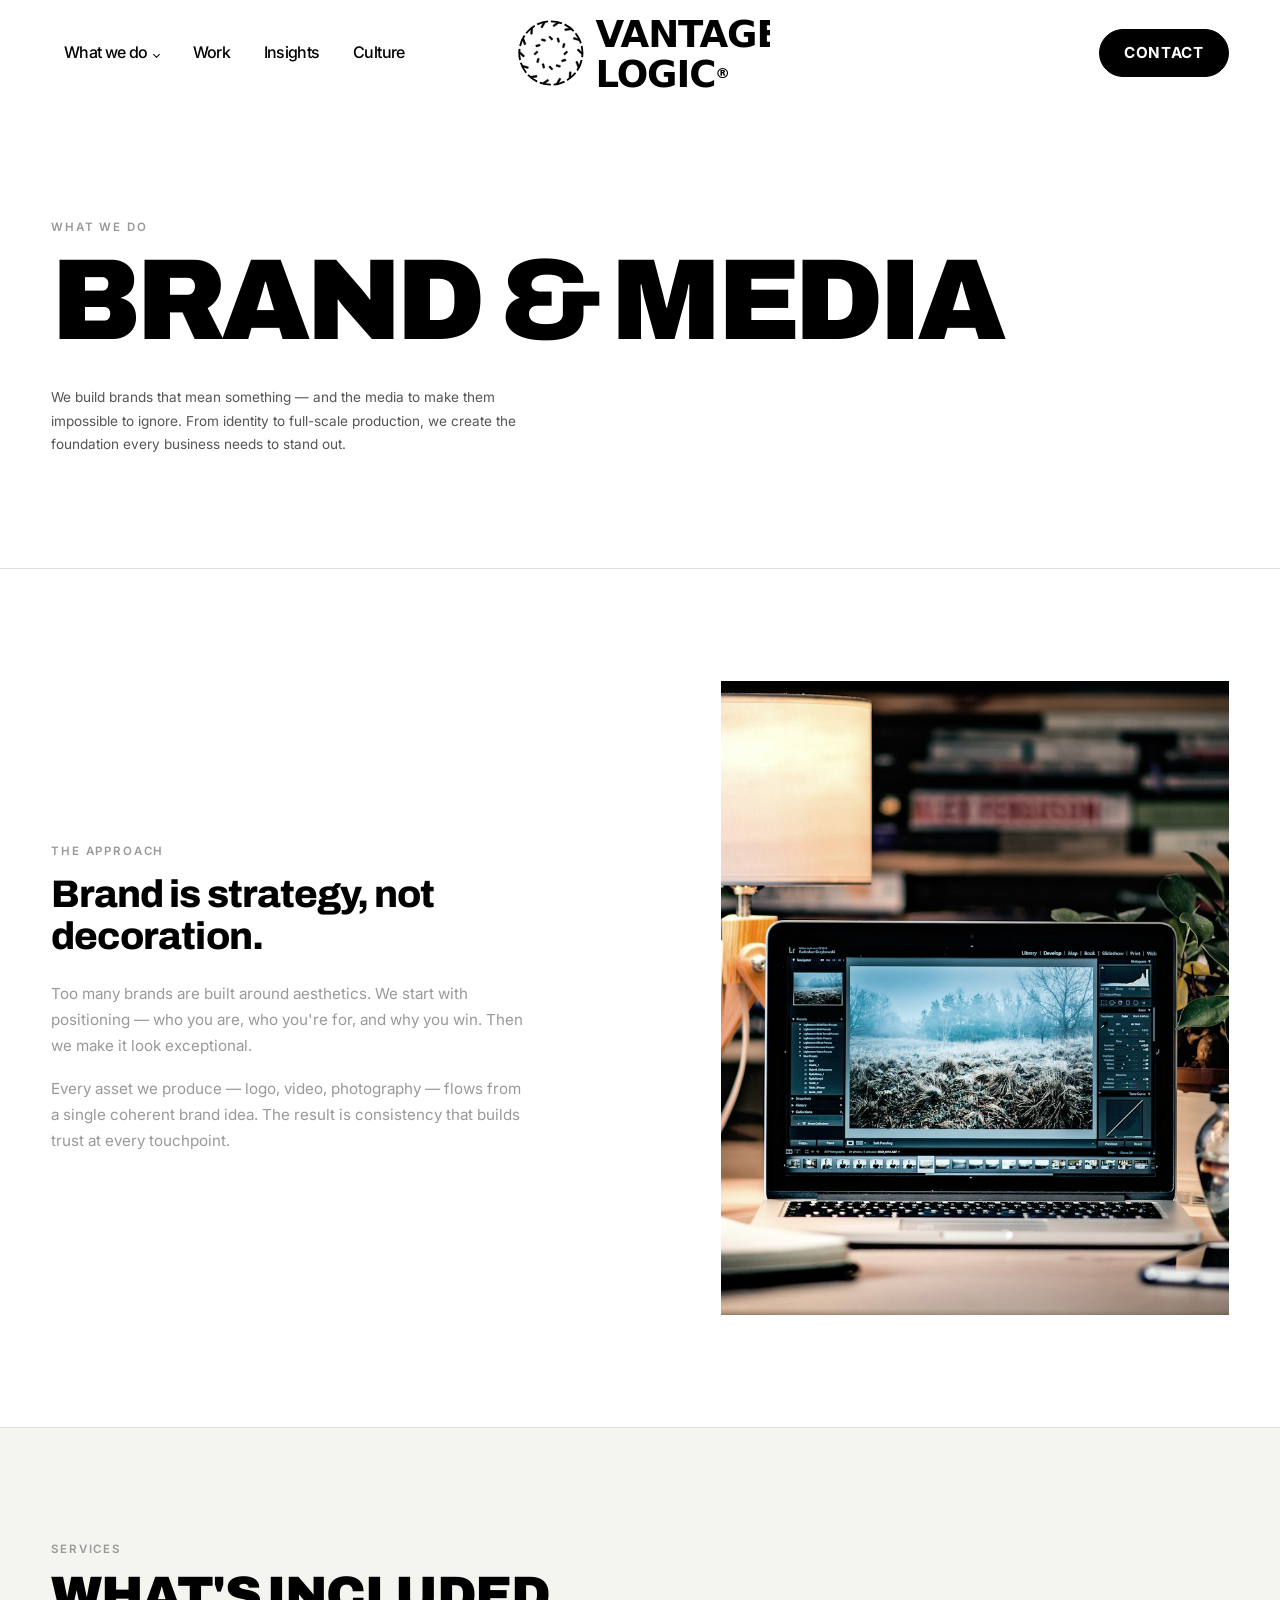
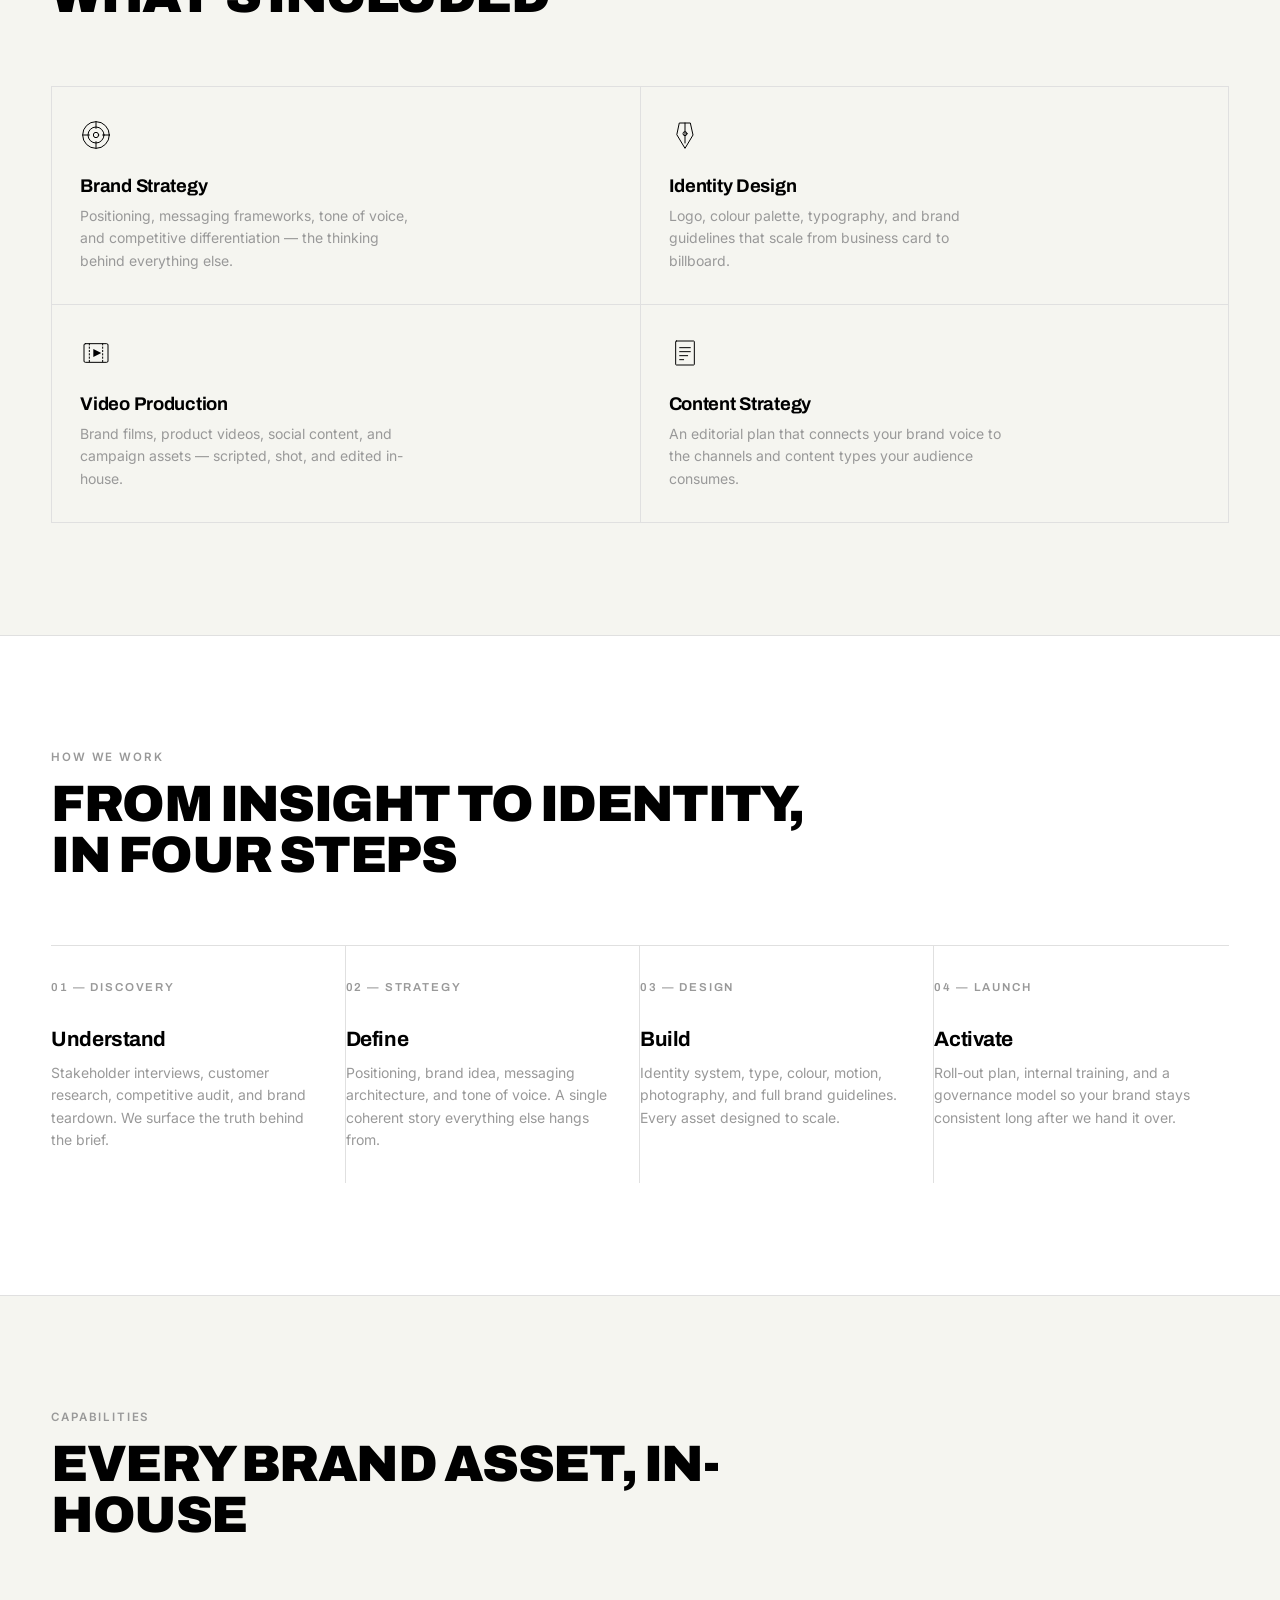
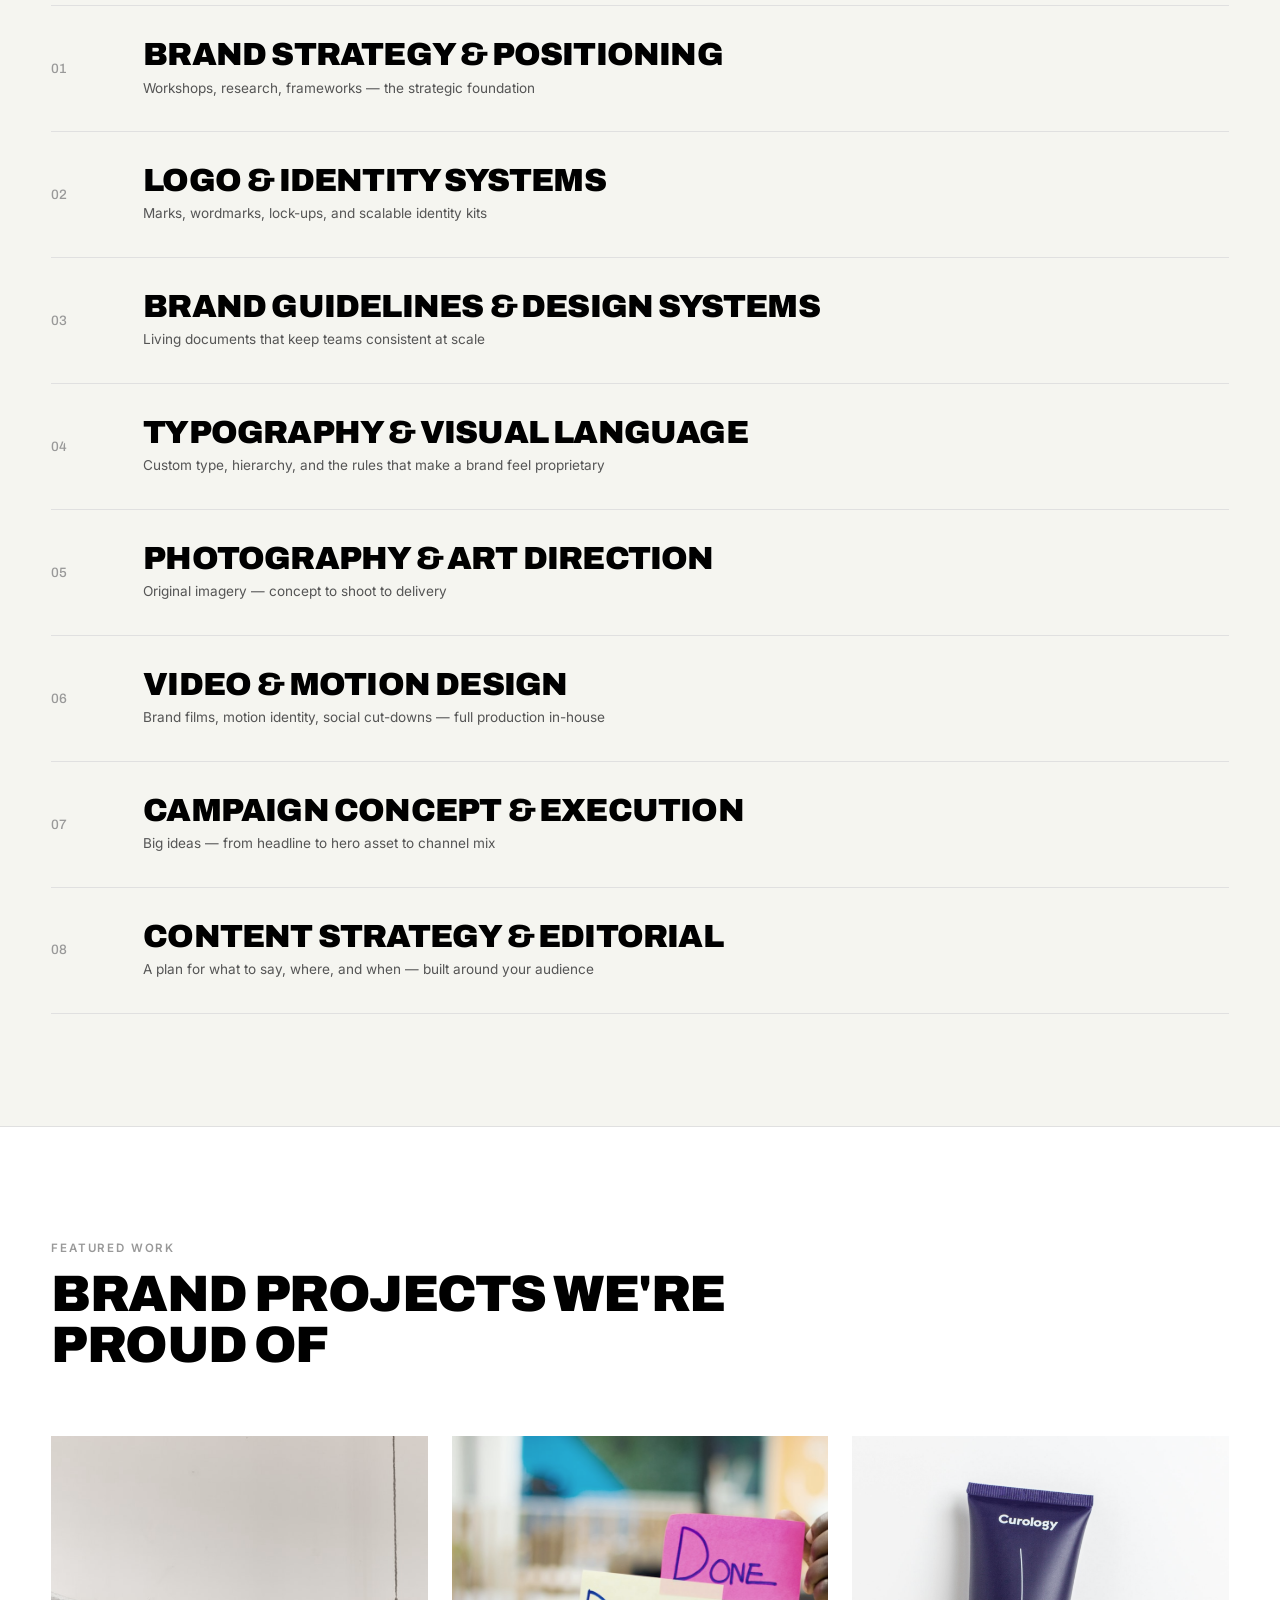
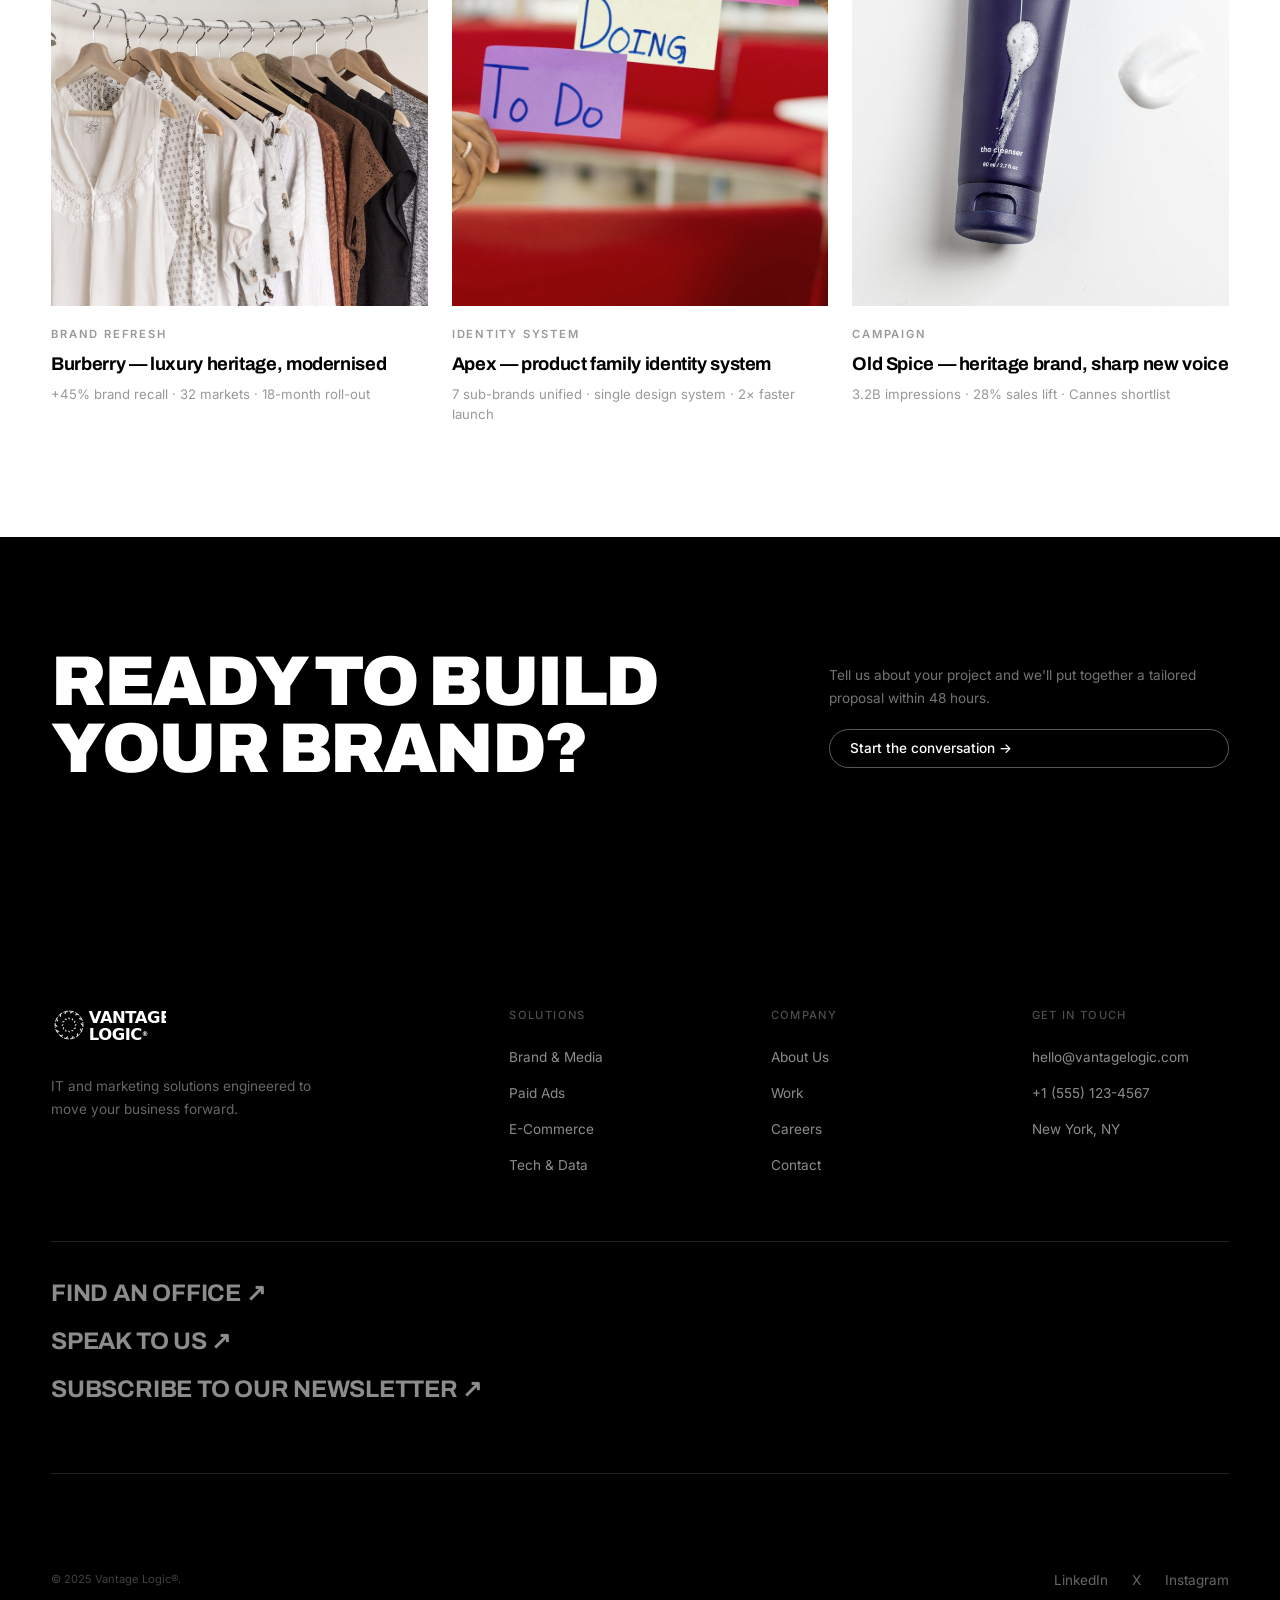
<file: pages/brand-media.html>
<!DOCTYPE html>
<html lang="en">
<head>
  <meta charset="UTF-8" /><meta name="viewport" content="width=device-width, initial-scale=1.0" />
  <meta name="theme-color" content="#ffffff" />
  <meta name="color-scheme" content="light" />
  <title>Brand & Media | Vantage Logic®</title>
  <meta name="description" content="Vantage Logic — brand strategy, identity design, video production and content for ambitious businesses." />
  <link rel="icon" type="image/png" href="../assets/images/favicon.png" />
  <link rel="preconnect" href="https://fonts.googleapis.com">
  <link rel="preconnect" href="https://fonts.gstatic.com" crossorigin>
  <link rel="stylesheet" href="https://fonts.googleapis.com/css2?family=Inter:wght@300;400;500;600&family=Archivo:ital,wght@0,400;0,500;0,600;0,700;0,800;0,900;1,400;1,800&display=swap">
  <link rel="stylesheet" href="../css/main.css" />
</head>
<body>
<div id="page-loader"><div class="loader-inner"><div style="font-family:Archivo,sans-serif;font-weight:900;font-size:1.1rem;letter-spacing:0.06em;color:#000;">VANTAGE LOGIC®</div><div class="loader-track"><div class="loader-fill"></div></div></div></div>
<div id="scroll-progress"></div>

<nav id="nav">
  <div class="nav-inner">
    <ul class="nav-links">
      <li class="has-dd"><a href="#">What we do</a>
        <div class="nav-dd"><a href="brand-media.html">Brand &amp; Media</a><a href="paid-ads.html">Paid Ads</a><a href="ecommerce.html">E-Commerce</a><a href="web-software.html">Web &amp; Software</a></div>
      </li>
      <li><a href="work.html">Work</a></li>
      <li><a href="#">Insights</a></li>
      <li><a href="about.html">Culture</a></li>
    </ul>
    <a href="../index.html" class="nav-logo"><img src="../assets/images/logo-dark.svg" alt="Vantage Logic" /></a>
    <div class="nav-right"><a href="contact.html" class="nav-cta">Contact</a><button class="hamburger" aria-label="Menu"><span></span><span></span><span></span></button></div>
  </div>
</nav>
<div id="mobile-menu">
  <a href="brand-media.html">Brand &amp; Media</a><a href="paid-ads.html">Paid Ads</a><a href="ecommerce.html">E-Commerce</a><a href="web-software.html">Web &amp; Software</a>
  <a href="work.html">Work</a><a href="about.html">Culture</a><a href="careers.html">Careers</a>
  <a href="contact.html" class="mob-cta">Contact →</a>
</div>

<section class="page-hero">
  <div class="wrap">
    <span class="svc-eyebrow" data-reveal>What we do</span>
    <h1 class="page-hl" data-reveal>Brand &amp; Media</h1>
    <p class="page-sub" data-reveal>We build brands that mean something — and the media to make them impossible to ignore. From identity to full-scale production, we create the foundation every business needs to stand out.</p>
  </div>
</section>

<!-- ========== APPROACH ========== -->
<section class="section border-b">
  <div class="wrap">
    <div class="svc-approach" data-reveal>
      <div class="svc-approach-text">
        <span class="svc-eyebrow">The approach</span>
        <h2 class="svc-approach-hl">Brand is strategy, not decoration.</h2>
        <p>Too many brands are built around aesthetics. We start with positioning — who you are, who you're for, and why you win. Then we make it look exceptional.</p>
        <p>Every asset we produce — logo, video, photography — flows from a single coherent brand idea. The result is consistency that builds trust at every touchpoint.</p>
      </div>
      <div class="svc-approach-img">
        <img src="../assets/images/brand-media/approach.jpg" alt="Strategist working through brand positioning" loading="lazy" decoding="async" />
      </div>
    </div>
  </div>
</section>

<!-- ========== SERVICES (4 cards with SVG icons) ========== -->
<section class="section border-b off">
  <div class="wrap">
    <div class="svc-head" data-reveal>
      <span class="svc-eyebrow">Services</span>
      <h2 class="t-2xl">What's included</h2>
    </div>
    <div class="svc-services" data-stagger>
      <div class="svc-card">
        <div class="svc-card-icon">
          <svg viewBox="0 0 48 48" fill="none" stroke="currentColor" stroke-width="1.5" stroke-linecap="round" stroke-linejoin="round" aria-hidden="true">
            <circle cx="24" cy="24" r="20"/>
            <circle cx="24" cy="24" r="12"/>
            <circle cx="24" cy="24" r="4"/>
            <line x1="24" y1="4" x2="24" y2="14"/>
            <line x1="24" y1="34" x2="24" y2="44"/>
            <line x1="4" y1="24" x2="14" y2="24"/>
            <line x1="34" y1="24" x2="44" y2="24"/>
          </svg>
        </div>
        <h3 class="svc-card-name">Brand Strategy</h3>
        <p class="svc-card-desc">Positioning, messaging frameworks, tone of voice, and competitive differentiation — the thinking behind everything else.</p>
      </div>
      <div class="svc-card">
        <div class="svc-card-icon">
          <svg viewBox="0 0 48 48" fill="none" stroke="currentColor" stroke-width="1.5" stroke-linecap="round" stroke-linejoin="round" aria-hidden="true">
            <path d="M16 6 L32 6 L36 24 L24 44 L12 24 Z"/>
            <line x1="24" y1="6" x2="24" y2="36"/>
            <circle cx="24" cy="22" r="3"/>
          </svg>
        </div>
        <h3 class="svc-card-name">Identity Design</h3>
        <p class="svc-card-desc">Logo, colour palette, typography, and brand guidelines that scale from business card to billboard.</p>
      </div>
      <div class="svc-card">
        <div class="svc-card-icon">
          <svg viewBox="0 0 48 48" fill="none" stroke="currentColor" stroke-width="1.5" stroke-linecap="round" stroke-linejoin="round" aria-hidden="true">
            <rect x="6" y="10" width="36" height="28" rx="2"/>
            <polygon points="20,18 32,24 20,30" fill="currentColor" stroke="none"/>
            <line x1="14" y1="10" x2="14" y2="38" stroke-dasharray="2 3"/>
            <line x1="34" y1="10" x2="34" y2="38" stroke-dasharray="2 3"/>
          </svg>
        </div>
        <h3 class="svc-card-name">Video Production</h3>
        <p class="svc-card-desc">Brand films, product videos, social content, and campaign assets — scripted, shot, and edited in-house.</p>
      </div>
      <div class="svc-card">
        <div class="svc-card-icon">
          <svg viewBox="0 0 48 48" fill="none" stroke="currentColor" stroke-width="1.5" stroke-linecap="round" stroke-linejoin="round" aria-hidden="true">
            <rect x="10" y="6" width="28" height="36" rx="1"/>
            <line x1="16" y1="16" x2="32" y2="16"/>
            <line x1="16" y1="22" x2="32" y2="22"/>
            <line x1="16" y1="28" x2="28" y2="28"/>
            <line x1="16" y1="34" x2="22" y2="34"/>
          </svg>
        </div>
        <h3 class="svc-card-name">Content Strategy</h3>
        <p class="svc-card-desc">An editorial plan that connects your brand voice to the channels and content types your audience consumes.</p>
      </div>
    </div>
  </div>
</section>

<!-- ========== PROCESS (4 numbered steps) ========== -->
<section class="section border-b">
  <div class="wrap">
    <div class="svc-head" data-reveal>
      <span class="svc-eyebrow">How we work</span>
      <h2 class="t-2xl">From insight to identity, in four steps</h2>
    </div>
    <div class="svc-process" data-stagger>
      <div class="svc-step">
        <div class="svc-step-num">01 — Discovery</div>
        <h3 class="svc-step-name">Understand</h3>
        <p class="svc-step-desc">Stakeholder interviews, customer research, competitive audit, and brand teardown. We surface the truth behind the brief.</p>
      </div>
      <div class="svc-step">
        <div class="svc-step-num">02 — Strategy</div>
        <h3 class="svc-step-name">Define</h3>
        <p class="svc-step-desc">Positioning, brand idea, messaging architecture, and tone of voice. A single coherent story everything else hangs from.</p>
      </div>
      <div class="svc-step">
        <div class="svc-step-num">03 — Design</div>
        <h3 class="svc-step-name">Build</h3>
        <p class="svc-step-desc">Identity system, type, colour, motion, photography, and full brand guidelines. Every asset designed to scale.</p>
      </div>
      <div class="svc-step">
        <div class="svc-step-num">04 — Launch</div>
        <h3 class="svc-step-name">Activate</h3>
        <p class="svc-step-desc">Roll-out plan, internal training, and a governance model so your brand stays consistent long after we hand it over.</p>
      </div>
    </div>
  </div>
</section>

<!-- ========== CAPABILITIES (list with hover photos) ========== -->
<section class="section border-b off">
  <div class="wrap">
    <div class="svc-head" data-reveal>
      <span class="svc-eyebrow">Capabilities</span>
      <h2 class="t-2xl">Every brand asset, in-house</h2>
    </div>
    <div class="solutions-list" data-stagger>
      <a href="#" class="solution-item">
        <span class="solution-num">01</span>
        <div class="solution-body">
          <div class="solution-name">Brand strategy &amp; positioning</div>
          <div class="solution-sub">Workshops, research, frameworks — the strategic foundation</div>
        </div>
        <img src="../assets/images/brand-media/capabilities/strategy.jpg" alt="Strategy workspace with planning notes" class="solution-hover-img" loading="lazy" decoding="async" />
      </a>
      <a href="#" class="solution-item">
        <span class="solution-num">02</span>
        <div class="solution-body">
          <div class="solution-name">Logo &amp; identity systems</div>
          <div class="solution-sub">Marks, wordmarks, lock-ups, and scalable identity kits</div>
        </div>
        <img src="../assets/images/brand-media/capabilities/logo.jpg" alt="Designer working on logo sketches" class="solution-hover-img" loading="lazy" decoding="async" />
      </a>
      <a href="#" class="solution-item">
        <span class="solution-num">03</span>
        <div class="solution-body">
          <div class="solution-name">Brand guidelines &amp; design systems</div>
          <div class="solution-sub">Living documents that keep teams consistent at scale</div>
        </div>
        <img src="../assets/images/brand-media/capabilities/guidelines.jpg" alt="Open brand guideline book" class="solution-hover-img" loading="lazy" decoding="async" />
      </a>
      <a href="#" class="solution-item">
        <span class="solution-num">04</span>
        <div class="solution-body">
          <div class="solution-name">Typography &amp; visual language</div>
          <div class="solution-sub">Custom type, hierarchy, and the rules that make a brand feel proprietary</div>
        </div>
        <img src="../assets/images/brand-media/capabilities/typography.jpg" alt="Typography specimen close-up" class="solution-hover-img" loading="lazy" decoding="async" />
      </a>
      <a href="#" class="solution-item">
        <span class="solution-num">05</span>
        <div class="solution-body">
          <div class="solution-name">Photography &amp; art direction</div>
          <div class="solution-sub">Original imagery — concept to shoot to delivery</div>
        </div>
        <img src="../assets/images/brand-media/capabilities/photography.jpg" alt="Camera on a photographer's desk" class="solution-hover-img" loading="lazy" decoding="async" />
      </a>
      <a href="#" class="solution-item">
        <span class="solution-num">06</span>
        <div class="solution-body">
          <div class="solution-name">Video &amp; motion design</div>
          <div class="solution-sub">Brand films, motion identity, social cut-downs — full production in-house</div>
        </div>
        <img src="../assets/images/brand-media/capabilities/video.jpg" alt="Video editing monitors and footage" class="solution-hover-img" loading="lazy" decoding="async" />
      </a>
      <a href="#" class="solution-item">
        <span class="solution-num">07</span>
        <div class="solution-body">
          <div class="solution-name">Campaign concept &amp; execution</div>
          <div class="solution-sub">Big ideas — from headline to hero asset to channel mix</div>
        </div>
        <img src="../assets/images/brand-media/capabilities/campaign.jpg" alt="Outdoor advertising campaign" class="solution-hover-img" loading="lazy" decoding="async" />
      </a>
      <a href="#" class="solution-item">
        <span class="solution-num">08</span>
        <div class="solution-body">
          <div class="solution-name">Content strategy &amp; editorial</div>
          <div class="solution-sub">A plan for what to say, where, and when — built around your audience</div>
        </div>
        <img src="../assets/images/brand-media/capabilities/content.jpg" alt="Editorial planning on a notebook" class="solution-hover-img" loading="lazy" decoding="async" />
      </a>
    </div>
  </div>
</section>

<!-- ========== FEATURED WORK ========== -->
<section class="section">
  <div class="wrap">
    <div class="svc-head" data-reveal>
      <span class="svc-eyebrow">Featured work</span>
      <h2 class="t-2xl">Brand projects we're proud of</h2>
    </div>
    <div class="svc-work-grid" data-stagger>
      <a href="#" class="svc-work-card">
        <div class="svc-work-img-wrap">
          <img src="../assets/images/brand-media/featured/burberry.jpg" alt="Luxury fashion brand refresh" loading="lazy" decoding="async" />
        </div>
        <div class="svc-work-cat">Brand Refresh</div>
        <h3 class="svc-work-title">Burberry — luxury heritage, modernised</h3>
        <p class="svc-work-stat">+45% brand recall · 32 markets · 18-month roll-out</p>
      </a>
      <a href="#" class="svc-work-card">
        <div class="svc-work-img-wrap">
          <img src="../assets/images/brand-media/featured/apex.jpg" alt="Product family identity system" loading="lazy" decoding="async" />
        </div>
        <div class="svc-work-cat">Identity System</div>
        <h3 class="svc-work-title">Apex — product family identity system</h3>
        <p class="svc-work-stat">7 sub-brands unified · single design system · 2× faster launch</p>
      </a>
      <a href="#" class="svc-work-card">
        <div class="svc-work-img-wrap">
          <img src="../assets/images/brand-media/featured/oldspice.jpg" alt="Heritage brand campaign hero asset" loading="lazy" decoding="async" />
        </div>
        <div class="svc-work-cat">Campaign</div>
        <h3 class="svc-work-title">Old Spice — heritage brand, sharp new voice</h3>
        <p class="svc-work-stat">3.2B impressions · 28% sales lift · Cannes shortlist</p>
      </a>
    </div>
  </div>
</section>

<section class="cta-band">
  <div class="wrap">
    <div class="cta-inner">
      <h2 class="cta-hl">Ready to build your brand?</h2>
      <div class="cta-right">
        <p class="cta-sub">Tell us about your project and we'll put together a tailored proposal within 48 hours.</p>
        <a href="contact.html" class="btn btn-outline-white">Start the conversation →</a>
      </div>
    </div>
  </div>
</section>

<footer id="footer">
  <div class="wrap">
    <div class="footer-top">
      <div><img src="../assets/images/logo-white.svg" alt="Vantage Logic" class="footer-logo-img" loading="lazy" decoding="async" /><p class="footer-tagline">IT and marketing solutions engineered to move your business forward.</p></div>
      <div class="footer-col"><div class="footer-col-label">Solutions</div><ul><li><a href="brand-media.html">Brand &amp; Media</a></li><li><a href="paid-ads.html">Paid Ads</a></li><li><a href="ecommerce.html">E-Commerce</a></li><li><a href="web-software.html">Tech &amp; Data</a></li></ul></div>
      <div class="footer-col"><div class="footer-col-label">Company</div><ul><li><a href="about.html">About Us</a></li><li><a href="work.html">Work</a></li><li><a href="careers.html">Careers</a></li><li><a href="contact.html">Contact</a></li></ul></div>
      <div class="footer-col"><div class="footer-col-label">Get in touch</div><ul><li><a href="mailto:hello@vantagelogic.com">hello@vantagelogic.com</a></li><li><a href="tel:+15551234567">+1 (555) 123-4567</a></li><li><a href="#">New York, NY</a></li></ul></div>
    </div>
    <div class="footer-contact-links"><a href="contact.html">Find an office ↗</a><a href="contact.html">Speak to us ↗</a><a href="#">Subscribe to our newsletter ↗</a></div>
    <div class="footer-bottom"><p class="footer-copy">&copy; 2025 Vantage Logic®.</p><div class="footer-socials"><a href="#">LinkedIn</a><a href="#">X</a><a href="#">Instagram</a></div></div>
  </div>
</footer>
<script src="../js/main.js"></script>
</body>
</html>
</file>
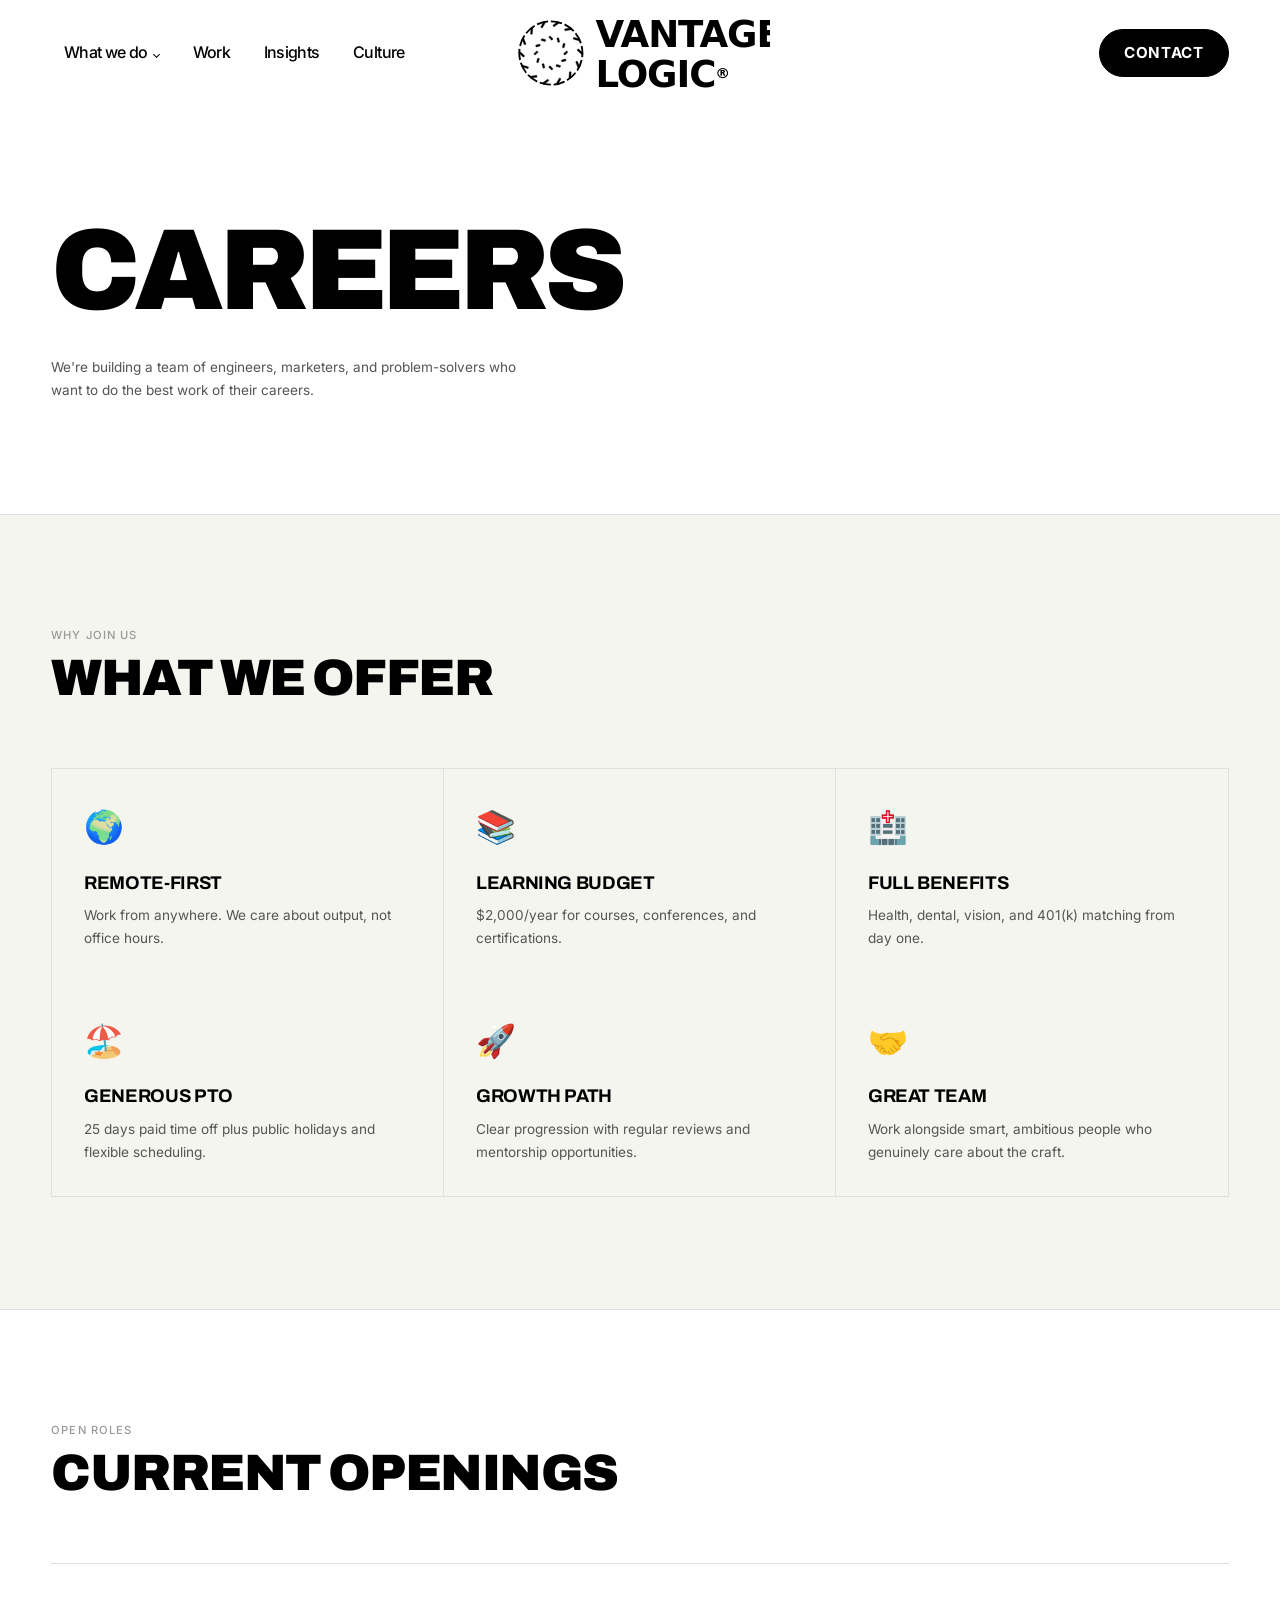
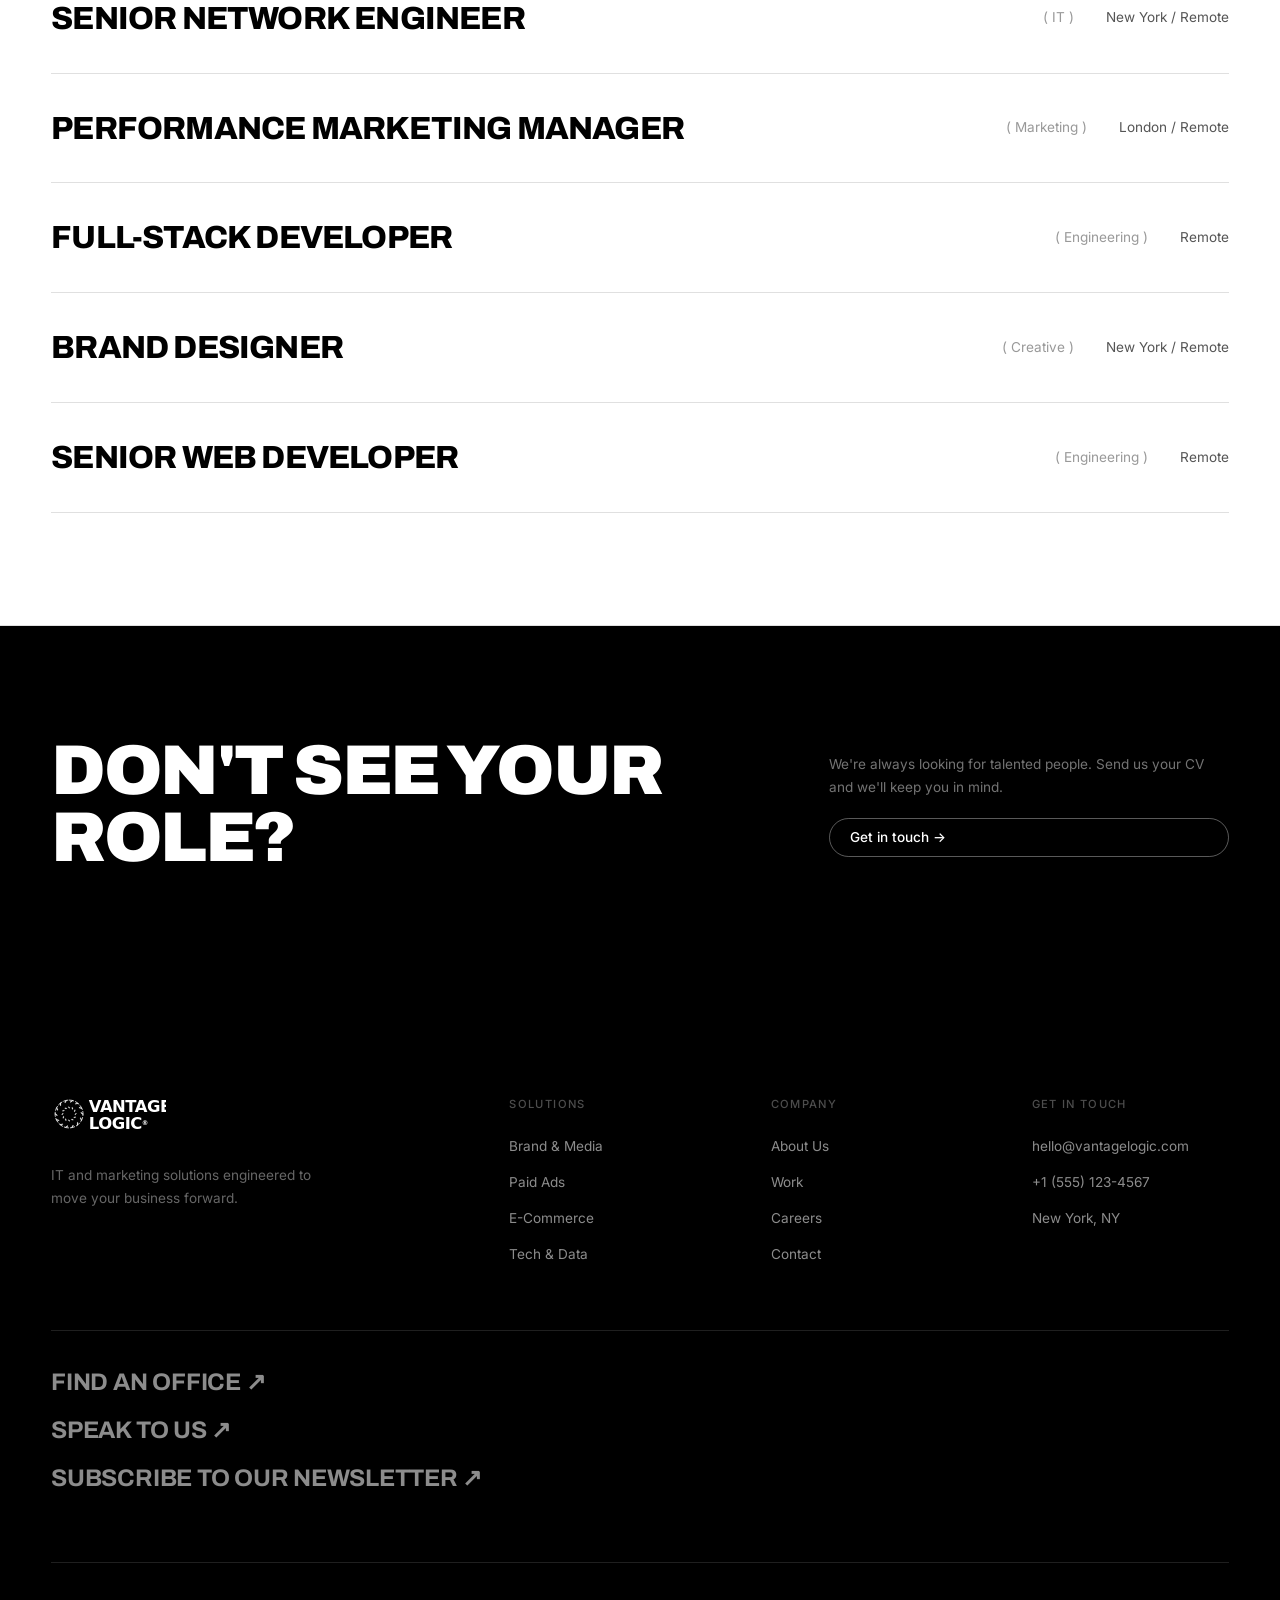
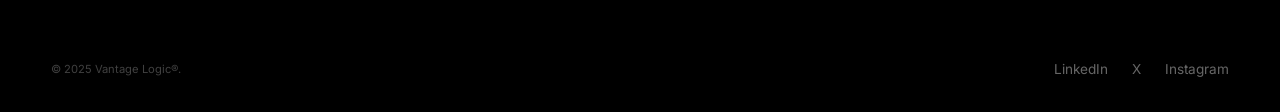
<file: pages/careers.html>
<!DOCTYPE html>
<html lang="en">
<head>
  <meta charset="UTF-8" /><meta name="viewport" content="width=device-width, initial-scale=1.0" />
  <meta name="theme-color" content="#ffffff" />
  <meta name="color-scheme" content="light" />
  <title>Careers | Vantage Logic®</title>
  <meta name="description" content="Join Vantage Logic — careers in IT engineering and marketing." />
  <link rel="icon" type="image/png" href="../assets/images/favicon.png" />
  <link rel="preconnect" href="https://fonts.googleapis.com">
  <link rel="preconnect" href="https://fonts.gstatic.com" crossorigin>
  <link rel="stylesheet" href="https://fonts.googleapis.com/css2?family=Inter:wght@300;400;500;600&family=Archivo:ital,wght@0,400;0,500;0,600;0,700;0,800;0,900;1,400;1,800&display=swap">
  <link rel="stylesheet" href="../css/main.css" />
  <style>
    .role-item {
      display:grid; grid-template-columns:1fr auto auto; align-items:center; gap:var(--sp-md);
      padding:1.8rem 0; border-bottom:1px solid var(--c-border);
      text-decoration:none; color:var(--c-text);
    }
    .role-item:first-child { border-top:1px solid var(--c-border); }
    .role-item:hover .role-title { opacity:0.4; }
    .role-title {
      font-family:var(--f-display); font-size:var(--t-xl); font-weight:800;
      text-transform:uppercase; letter-spacing:-0.025em; transition:opacity 0.25s;
    }
    .role-dept { font-size:var(--t-sm); color:var(--c-text-light); }
    .role-dept::before { content:'( '; }
    .role-dept::after { content:' )'; }
    .role-loc { font-size:var(--t-sm); color:var(--c-text-mid); }
    .perks-grid { display:grid; grid-template-columns:repeat(3,1fr); gap:0; border:1px solid var(--c-border); }
    .perk-item { padding:var(--sp-md); border-right:1px solid var(--c-border); }
    .perk-item:nth-child(3n) { border-right:none; }
    .perk-icon { font-size:2rem; margin-bottom:1rem; }
    .perk-title { font-family:var(--f-display); font-size:var(--t-md); font-weight:700; letter-spacing:-0.02em; margin-bottom:0.4rem; text-transform:uppercase; }
    .perk-desc { font-size:var(--t-sm); color:var(--c-text-mid); line-height:1.7; }
    @media(max-width:900px) {
      .role-item { grid-template-columns:1fr; gap:0.3rem; }
      .perks-grid { grid-template-columns:1fr; }
      .perk-item { border-right:none; border-bottom:1px solid var(--c-border); }
      .perk-item:last-child { border-bottom:none; }
    }
  </style>
</head>
<body>
<div id="page-loader"><div class="loader-inner"><div style="font-family:Archivo,sans-serif;font-weight:900;font-size:1.1rem;letter-spacing:0.06em;color:#000;">VANTAGE LOGIC®</div><div class="loader-track"><div class="loader-fill"></div></div></div></div>
<div id="scroll-progress"></div>

<nav id="nav">
  <div class="nav-inner">
    <ul class="nav-links">
      <li class="has-dd"><a href="#">What we do</a>
        <div class="nav-dd"><a href="brand-media.html">Brand &amp; Media</a><a href="paid-ads.html">Paid Ads</a><a href="ecommerce.html">E-Commerce</a><a href="web-software.html">Web &amp; Software</a></div>
      </li>
      <li><a href="work.html">Work</a></li>
      <li><a href="#">Insights</a></li>
      <li><a href="about.html">Culture</a></li>
    </ul>
    <a href="../index.html" class="nav-logo"><img src="../assets/images/logo-dark.svg" alt="Vantage Logic" /></a>
    <div class="nav-right"><a href="contact.html" class="nav-cta">Contact</a><button class="hamburger" aria-label="Menu"><span></span><span></span><span></span></button></div>
  </div>
</nav>
<div id="mobile-menu">
  <a href="brand-media.html">Brand &amp; Media</a><a href="paid-ads.html">Paid Ads</a><a href="ecommerce.html">E-Commerce</a><a href="web-software.html">Web &amp; Software</a>
  <a href="work.html">Work</a><a href="about.html">Culture</a><a href="careers.html">Careers</a>
  <a href="contact.html" class="mob-cta">Contact →</a>
</div>

<section class="page-hero">
  <div class="wrap">
    <h1 class="page-hl" data-reveal>Careers</h1>
    <p class="page-sub" data-reveal>We're building a team of engineers, marketers, and problem-solvers who want to do the best work of their careers.</p>
  </div>
</section>

<!-- PERKS -->
<section class="section border-b off">
  <div class="wrap">
    <div style="margin-bottom:var(--sp-lg);" data-reveal>
      <p class="upper light" style="margin-bottom:0.5rem;font-size:var(--t-xs);">Why join us</p>
      <h2 class="t-2xl">What we offer</h2>
    </div>
    <div class="perks-grid" data-stagger>
      <div class="perk-item"><div class="perk-icon">🌍</div><div class="perk-title">Remote-first</div><div class="perk-desc">Work from anywhere. We care about output, not office hours.</div></div>
      <div class="perk-item"><div class="perk-icon">📚</div><div class="perk-title">Learning budget</div><div class="perk-desc">$2,000/year for courses, conferences, and certifications.</div></div>
      <div class="perk-item"><div class="perk-icon">🏥</div><div class="perk-title">Full benefits</div><div class="perk-desc">Health, dental, vision, and 401(k) matching from day one.</div></div>
      <div class="perk-item"><div class="perk-icon">🏖️</div><div class="perk-title">Generous PTO</div><div class="perk-desc">25 days paid time off plus public holidays and flexible scheduling.</div></div>
      <div class="perk-item"><div class="perk-icon">🚀</div><div class="perk-title">Growth path</div><div class="perk-desc">Clear progression with regular reviews and mentorship opportunities.</div></div>
      <div class="perk-item"><div class="perk-icon">🤝</div><div class="perk-title">Great team</div><div class="perk-desc">Work alongside smart, ambitious people who genuinely care about the craft.</div></div>
    </div>
  </div>
</section>

<!-- OPEN ROLES -->
<section class="section border-b">
  <div class="wrap">
    <div style="margin-bottom:var(--sp-lg);" data-reveal>
      <p class="upper light" style="margin-bottom:0.5rem;font-size:var(--t-xs);">Open roles</p>
      <h2 class="t-2xl">Current openings</h2>
    </div>
    <div data-stagger>
      <a href="#" class="role-item"><div class="role-title">Senior Network Engineer</div><span class="role-dept">IT</span><span class="role-loc">New York / Remote</span></a>
      <a href="#" class="role-item"><div class="role-title">Performance Marketing Manager</div><span class="role-dept">Marketing</span><span class="role-loc">London / Remote</span></a>
      <a href="#" class="role-item"><div class="role-title">Full-Stack Developer</div><span class="role-dept">Engineering</span><span class="role-loc">Remote</span></a>
      <a href="#" class="role-item"><div class="role-title">Brand Designer</div><span class="role-dept">Creative</span><span class="role-loc">New York / Remote</span></a>
      <a href="#" class="role-item"><div class="role-title">Senior Web Developer</div><span class="role-dept">Engineering</span><span class="role-loc">Remote</span></a>
    </div>
  </div>
</section>

<section class="cta-band">
  <div class="wrap">
    <div class="cta-inner">
      <h2 class="cta-hl">Don't see your role?</h2>
      <div class="cta-right">
        <p class="cta-sub">We're always looking for talented people. Send us your CV and we'll keep you in mind.</p>
        <a href="contact.html" class="btn btn-outline-white">Get in touch →</a>
      </div>
    </div>
  </div>
</section>

<footer id="footer">
  <div class="wrap">
    <div class="footer-top">
      <div><img src="../assets/images/logo-white.svg" alt="Vantage Logic" class="footer-logo-img" loading="lazy" decoding="async" /><p class="footer-tagline">IT and marketing solutions engineered to move your business forward.</p></div>
      <div class="footer-col"><div class="footer-col-label">Solutions</div><ul><li><a href="brand-media.html">Brand &amp; Media</a></li><li><a href="paid-ads.html">Paid Ads</a></li><li><a href="ecommerce.html">E-Commerce</a></li><li><a href="web-software.html">Tech &amp; Data</a></li></ul></div>
      <div class="footer-col"><div class="footer-col-label">Company</div><ul><li><a href="about.html">About Us</a></li><li><a href="work.html">Work</a></li><li><a href="careers.html">Careers</a></li><li><a href="contact.html">Contact</a></li></ul></div>
      <div class="footer-col"><div class="footer-col-label">Get in touch</div><ul><li><a href="mailto:hello@vantagelogic.com">hello@vantagelogic.com</a></li><li><a href="tel:+15551234567">+1 (555) 123-4567</a></li><li><a href="#">New York, NY</a></li></ul></div>
    </div>
    <div class="footer-contact-links"><a href="contact.html">Find an office ↗</a><a href="contact.html">Speak to us ↗</a><a href="#">Subscribe to our newsletter ↗</a></div>
    <div class="footer-bottom"><p class="footer-copy">&copy; 2025 Vantage Logic®.</p><div class="footer-socials"><a href="#">LinkedIn</a><a href="#">X</a><a href="#">Instagram</a></div></div>
  </div>
</footer>
<script src="../js/main.js"></script>
</body>
</html>
</file>
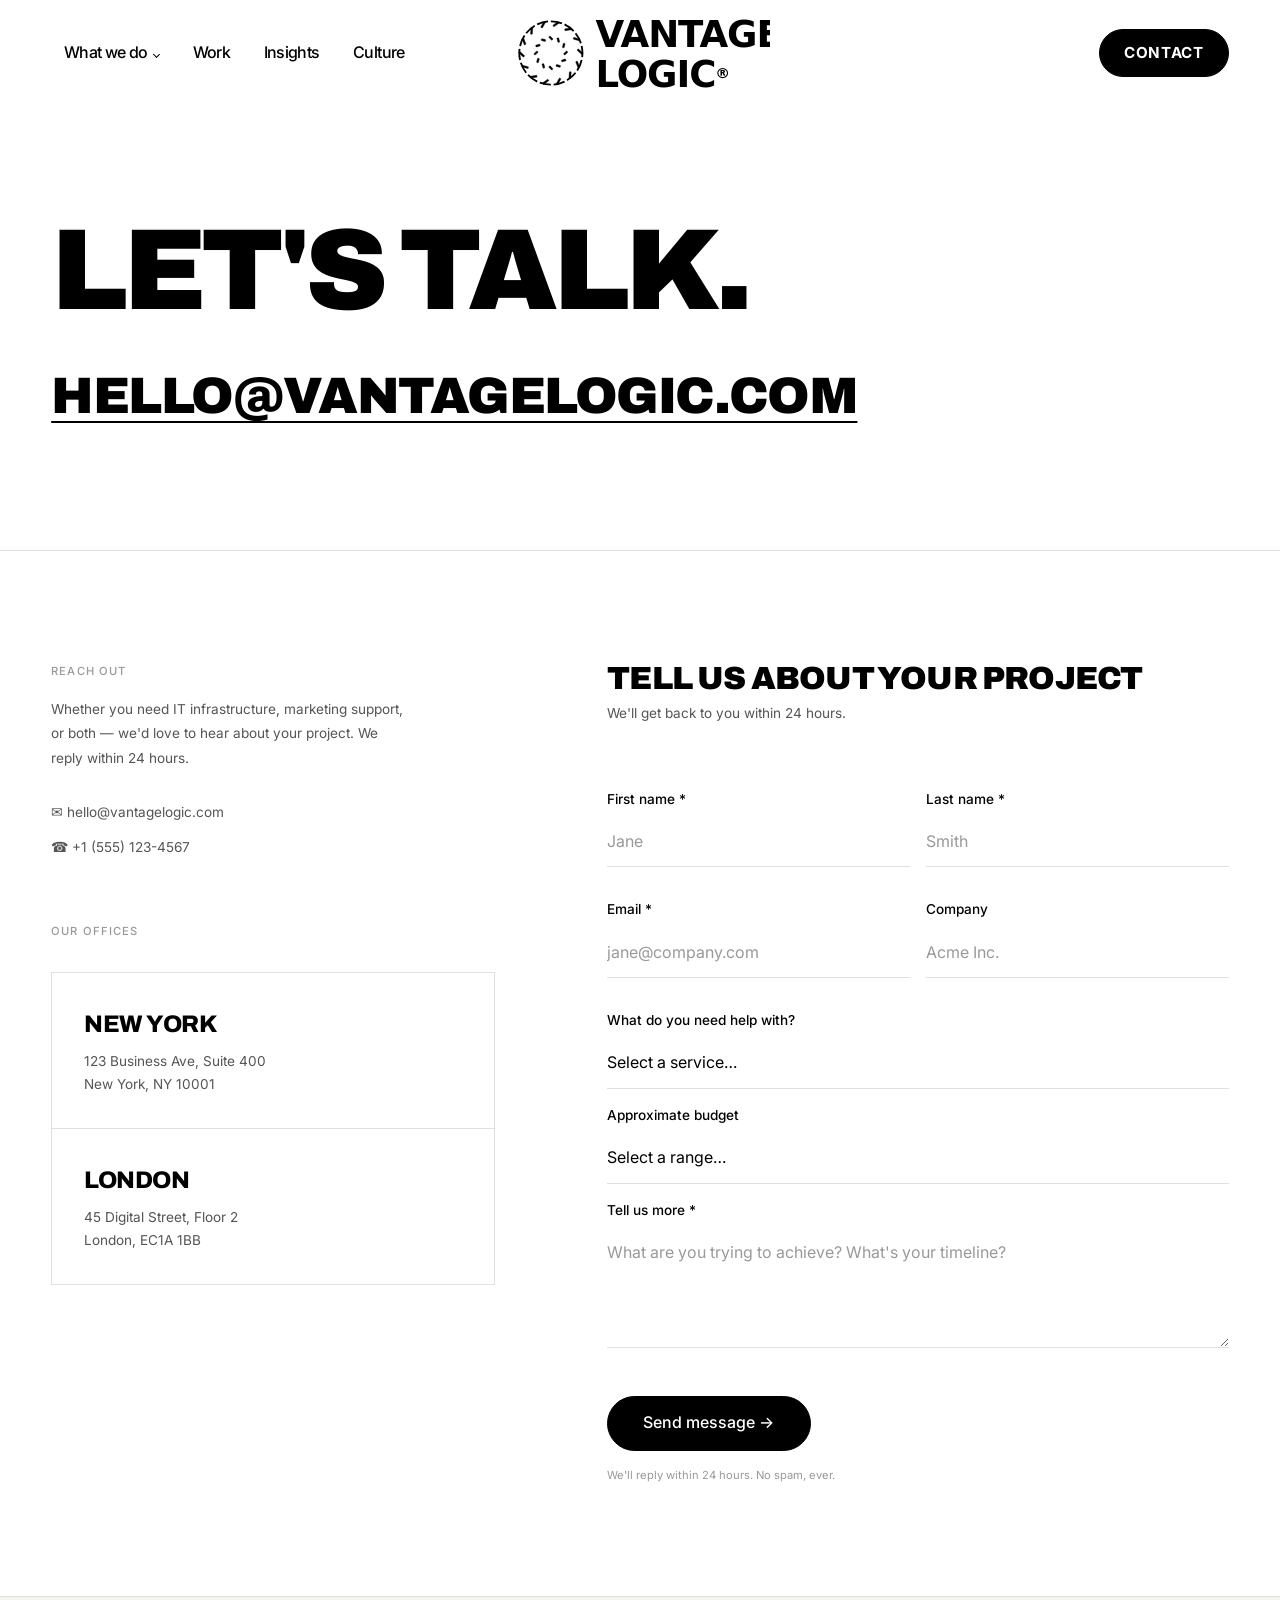
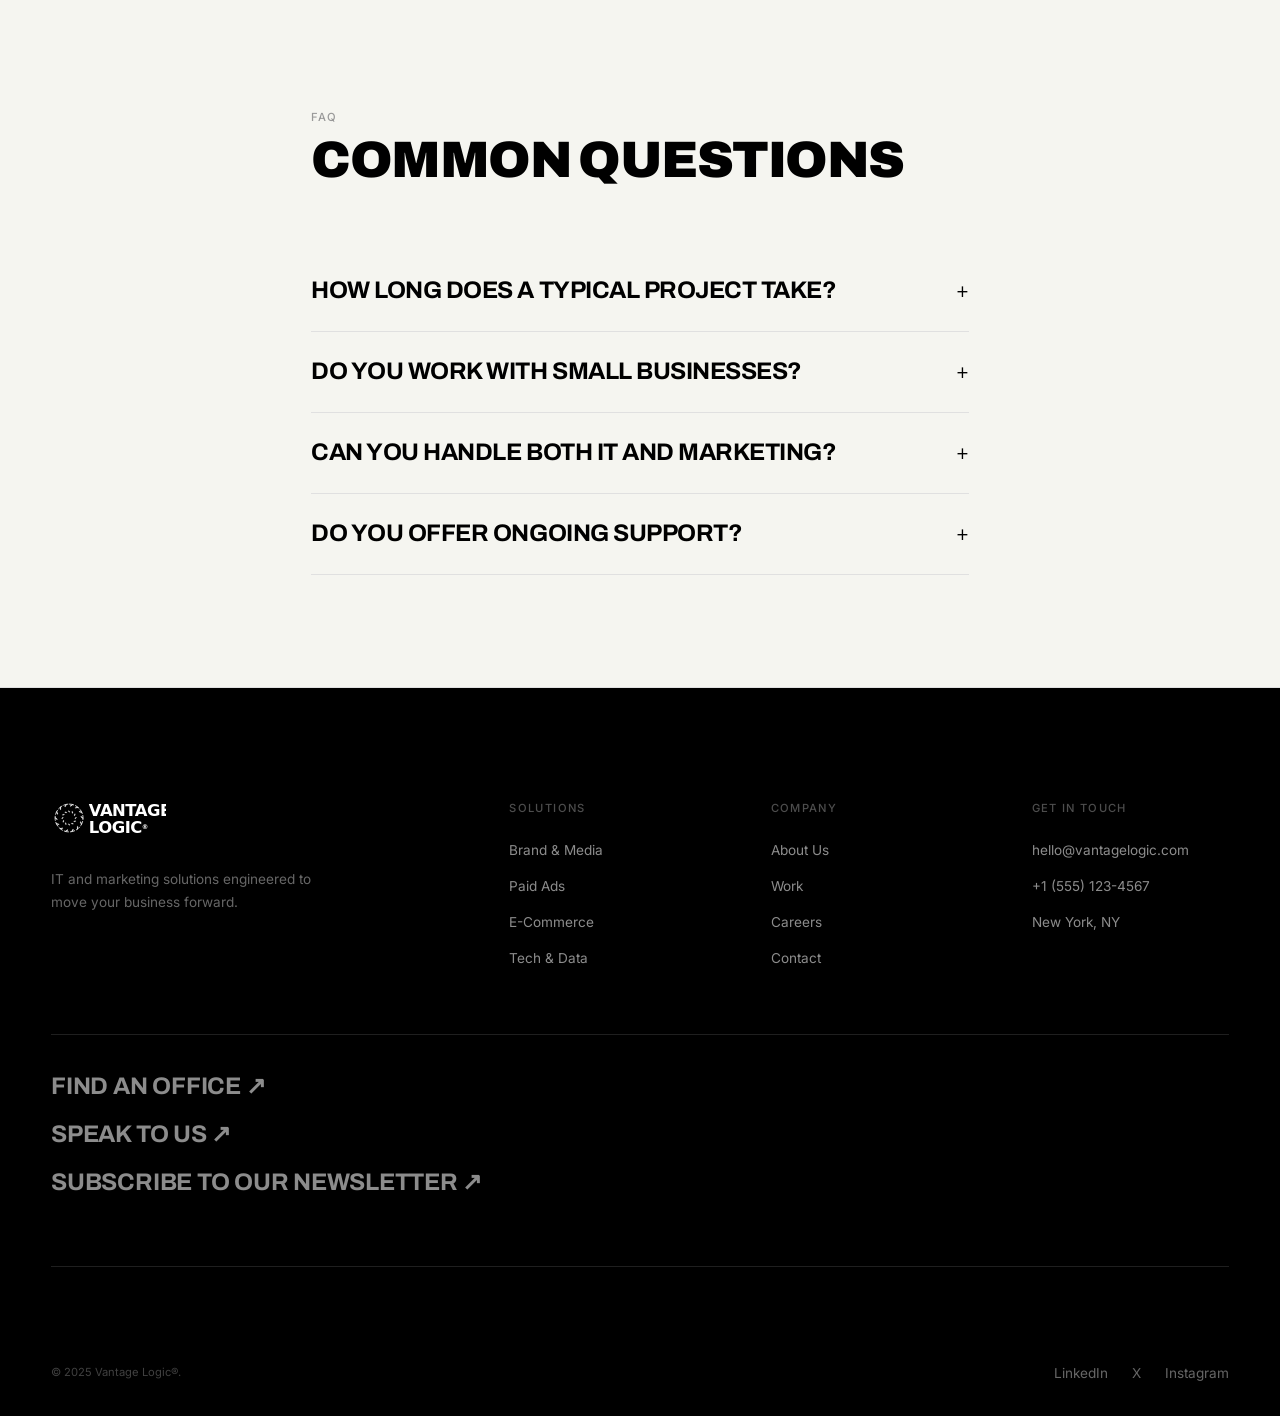
<file: pages/contact.html>
<!DOCTYPE html>
<html lang="en">
<head>
  <meta charset="UTF-8" /><meta name="viewport" content="width=device-width, initial-scale=1.0" />
  <meta name="theme-color" content="#ffffff" />
  <meta name="color-scheme" content="light" />
  <title>Contact | Vantage Logic®</title>
  <meta name="description" content="Get in touch with Vantage Logic — IT and marketing agency." />
  <link rel="icon" type="image/png" href="../assets/images/favicon.png" />
  <link rel="preconnect" href="https://fonts.googleapis.com">
  <link rel="preconnect" href="https://fonts.gstatic.com" crossorigin>
  <link rel="stylesheet" href="https://fonts.googleapis.com/css2?family=Inter:wght@300;400;500;600&family=Archivo:ital,wght@0,400;0,500;0,600;0,700;0,800;0,900;1,400;1,800&display=swap">
  <link rel="stylesheet" href="../css/main.css" />
  <style>
    .contact-email-link { display:inline-block; font-family:var(--f-display); font-size:clamp(1.6rem,4vw,3.5rem); font-weight:900; letter-spacing:-0.03em; text-decoration:underline; text-underline-offset:8px; text-decoration-thickness:2px; color:var(--c-text); transition:opacity 0.2s; margin-top:var(--sp-md); text-transform:uppercase; }
    .contact-email-link:hover { opacity:0.4; }
    .contact-layout { display:grid; grid-template-columns:1fr 1.4fr; gap:var(--sp-xl); align-items:start; }
    .contact-sticky { position:sticky; top:calc(var(--nav-h) + 2rem); }
    .office-list { display:flex; flex-direction:column; border:1px solid var(--c-border); margin-top:var(--sp-md); }
    .office-item { padding:var(--sp-md); border-bottom:1px solid var(--c-border); }
    .office-item:last-child { border-bottom:none; }
    .office-city { font-family:var(--f-display); font-size:var(--t-lg); font-weight:800; letter-spacing:-0.02em; margin-bottom:0.4rem; text-transform:uppercase; }
    .office-addr { font-size:var(--t-sm); color:var(--c-text-mid); line-height:1.7; }
    .form-row-2 { display:grid; grid-template-columns:1fr 1fr; gap:var(--sp-sm); }
    @media(max-width:900px) { .contact-layout { grid-template-columns:1fr; } .contact-sticky { position:static; } }
    @media(max-width:500px) { .form-row-2 { grid-template-columns:1fr; } }
  </style>
</head>
<body>
<div id="page-loader"><div class="loader-inner"><div style="font-family:Archivo,sans-serif;font-weight:900;font-size:1.1rem;letter-spacing:0.06em;color:#000;">VANTAGE LOGIC®</div><div class="loader-track"><div class="loader-fill"></div></div></div></div>
<div id="scroll-progress"></div>

<nav id="nav">
  <div class="nav-inner">
    <ul class="nav-links">
      <li class="has-dd"><a href="#">What we do</a>
        <div class="nav-dd"><a href="brand-media.html">Brand &amp; Media</a><a href="paid-ads.html">Paid Ads</a><a href="ecommerce.html">E-Commerce</a><a href="web-software.html">Web &amp; Software</a></div>
      </li>
      <li><a href="work.html">Work</a></li>
      <li><a href="#">Insights</a></li>
      <li><a href="about.html">Culture</a></li>
    </ul>
    <a href="../index.html" class="nav-logo"><img src="../assets/images/logo-dark.svg" alt="Vantage Logic" /></a>
    <div class="nav-right"><a href="contact.html" class="nav-cta">Contact</a><button class="hamburger" aria-label="Menu"><span></span><span></span><span></span></button></div>
  </div>
</nav>
<div id="mobile-menu">
  <a href="brand-media.html">Brand &amp; Media</a><a href="paid-ads.html">Paid Ads</a><a href="ecommerce.html">E-Commerce</a><a href="web-software.html">Web &amp; Software</a>
  <a href="work.html">Work</a><a href="about.html">Culture</a><a href="careers.html">Careers</a>
  <a href="contact.html" class="mob-cta">Contact →</a>
</div>

<section class="page-hero">
  <div class="wrap">
    <h1 class="page-hl" data-reveal>Let's talk.</h1>
    <a href="mailto:hello@vantagelogic.com" class="contact-email-link" data-reveal>hello@vantagelogic.com</a>
  </div>
</section>

<section class="section border-b">
  <div class="wrap">
    <div class="contact-layout">
      <div class="contact-sticky" data-reveal>
        <p class="upper light" style="margin-bottom:1rem;font-size:var(--t-xs);">Reach out</p>
        <p style="color:var(--c-text-mid);line-height:1.8;max-width:360px;margin-bottom:var(--sp-md);font-size:var(--t-sm);">Whether you need IT infrastructure, marketing support, or both — we'd love to hear about your project. We reply within 24 hours.</p>
        <div style="display:flex;flex-direction:column;gap:0.8rem;margin-bottom:var(--sp-lg);">
          <a href="mailto:hello@vantagelogic.com" style="font-size:var(--t-sm);color:var(--c-text-mid);transition:color 0.2s;">✉ hello@vantagelogic.com</a>
          <a href="tel:+15551234567" style="font-size:var(--t-sm);color:var(--c-text-mid);transition:color 0.2s;">☎ +1 (555) 123-4567</a>
        </div>
        <p class="upper light" style="margin-bottom:0.8rem;font-size:var(--t-xs);">Our offices</p>
        <div class="office-list">
          <div class="office-item"><div class="office-city">New York</div><div class="office-addr">123 Business Ave, Suite 400<br>New York, NY 10001</div></div>
          <div class="office-item"><div class="office-city">London</div><div class="office-addr">45 Digital Street, Floor 2<br>London, EC1A 1BB</div></div>
        </div>
      </div>
      <div data-reveal>
        <h2 class="t-xl" style="text-transform:uppercase;margin-bottom:0.5rem;">Tell us about your project</h2>
        <p style="color:var(--c-text-mid);font-size:var(--t-sm);margin-bottom:var(--sp-lg);">We'll get back to you within 24 hours.</p>
        <form data-form>
          <div class="form-row-2">
            <div class="form-group"><label class="form-label">First name *</label><input class="form-input" type="text" placeholder="Jane" required /></div>
            <div class="form-group"><label class="form-label">Last name *</label><input class="form-input" type="text" placeholder="Smith" required /></div>
          </div>
          <div class="form-row-2" style="margin-top:var(--sp-sm);">
            <div class="form-group"><label class="form-label">Email *</label><input class="form-input" type="email" placeholder="jane@company.com" required /></div>
            <div class="form-group"><label class="form-label">Company</label><input class="form-input" type="text" placeholder="Acme Inc." /></div>
          </div>
          <div class="form-group" style="margin-top:var(--sp-sm);"><label class="form-label">What do you need help with?</label><select class="form-select"><option value="" disabled selected>Select a service…</option><option>IT Infrastructure & Support</option><option>Performance Marketing</option><option>Web Design & Development</option><option>Brand & Creative</option><option>Something else</option></select></div>
          <div class="form-group" style="margin-top:var(--sp-sm);"><label class="form-label">Approximate budget</label><select class="form-select"><option value="" disabled selected>Select a range…</option><option>Under $10K</option><option>$10K – $25K</option><option>$25K – $50K</option><option>$50K – $100K</option><option>$100K+</option></select></div>
          <div class="form-group" style="margin-top:var(--sp-sm);"><label class="form-label">Tell us more *</label><textarea class="form-textarea" placeholder="What are you trying to achieve? What's your timeline?" required></textarea></div>
          <button type="submit" class="btn btn-filled" style="margin-top:var(--sp-md);padding:0.85em 2.2em;font-size:var(--t-base);">Send message →</button>
          <p style="font-size:var(--t-xs);color:var(--c-text-light);margin-top:1rem;">We'll reply within 24 hours. No spam, ever.</p>
        </form>
      </div>
    </div>
  </div>
</section>

<section class="section border-b off">
  <div class="wrap" style="max-width:760px;">
    <div data-reveal style="margin-bottom:var(--sp-lg);">
      <p class="upper light" style="margin-bottom:0.5rem;font-size:var(--t-xs);">FAQ</p>
      <h2 class="t-2xl">Common questions</h2>
    </div>
    <div data-reveal>
      <div class="accordion-item"><button class="accordion-trigger">How long does a typical project take? <span class="accordion-icon">+</span></button><div class="accordion-body"><div class="accordion-body-inner">It depends on scope. A marketing campaign setup takes 2–4 weeks. A website design and build typically runs 4–12 weeks. A full rebrand is 8–16 weeks. We'll give you a precise timeline during the scoping call.</div></div></div>
      <div class="accordion-item"><button class="accordion-trigger">Do you work with small businesses? <span class="accordion-icon">+</span></button><div class="accordion-body"><div class="accordion-body-inner">Absolutely. We work with businesses of all sizes — from growing SMBs to national enterprises. We have packages designed for earlier-stage companies that balance quality with budget pragmatism.</div></div></div>
      <div class="accordion-item"><button class="accordion-trigger">Can you handle both IT and marketing? <span class="accordion-icon">+</span></button><div class="accordion-body"><div class="accordion-body-inner">Yes — and this is where we shine. Many clients come to us for one service and discover the compounding value of the integrated approach. When your IT infrastructure and marketing work together, the results multiply.</div></div></div>
      <div class="accordion-item"><button class="accordion-trigger">Do you offer ongoing support? <span class="accordion-icon">+</span></button><div class="accordion-body"><div class="accordion-body-inner">Yes. Most clients move to a monthly retainer after their initial project for ongoing IT managed services or marketing management. Retainers start at $2,500/month.</div></div></div>
    </div>
  </div>
</section>

<footer id="footer">
  <div class="wrap">
    <div class="footer-top">
      <div><img src="../assets/images/logo-white.svg" alt="Vantage Logic" class="footer-logo-img" loading="lazy" decoding="async" /><p class="footer-tagline">IT and marketing solutions engineered to move your business forward.</p></div>
      <div class="footer-col"><div class="footer-col-label">Solutions</div><ul><li><a href="brand-media.html">Brand &amp; Media</a></li><li><a href="paid-ads.html">Paid Ads</a></li><li><a href="ecommerce.html">E-Commerce</a></li><li><a href="web-software.html">Tech &amp; Data</a></li></ul></div>
      <div class="footer-col"><div class="footer-col-label">Company</div><ul><li><a href="about.html">About Us</a></li><li><a href="work.html">Work</a></li><li><a href="careers.html">Careers</a></li><li><a href="contact.html">Contact</a></li></ul></div>
      <div class="footer-col"><div class="footer-col-label">Get in touch</div><ul><li><a href="mailto:hello@vantagelogic.com">hello@vantagelogic.com</a></li><li><a href="tel:+15551234567">+1 (555) 123-4567</a></li><li><a href="#">New York, NY</a></li></ul></div>
    </div>
    <div class="footer-contact-links"><a href="contact.html">Find an office ↗</a><a href="contact.html">Speak to us ↗</a><a href="#">Subscribe to our newsletter ↗</a></div>
    <div class="footer-bottom"><p class="footer-copy">&copy; 2025 Vantage Logic®.</p><div class="footer-socials"><a href="#">LinkedIn</a><a href="#">X</a><a href="#">Instagram</a></div></div>
  </div>
</footer>
<script src="../js/main.js"></script>
</body>
</html>
</file>
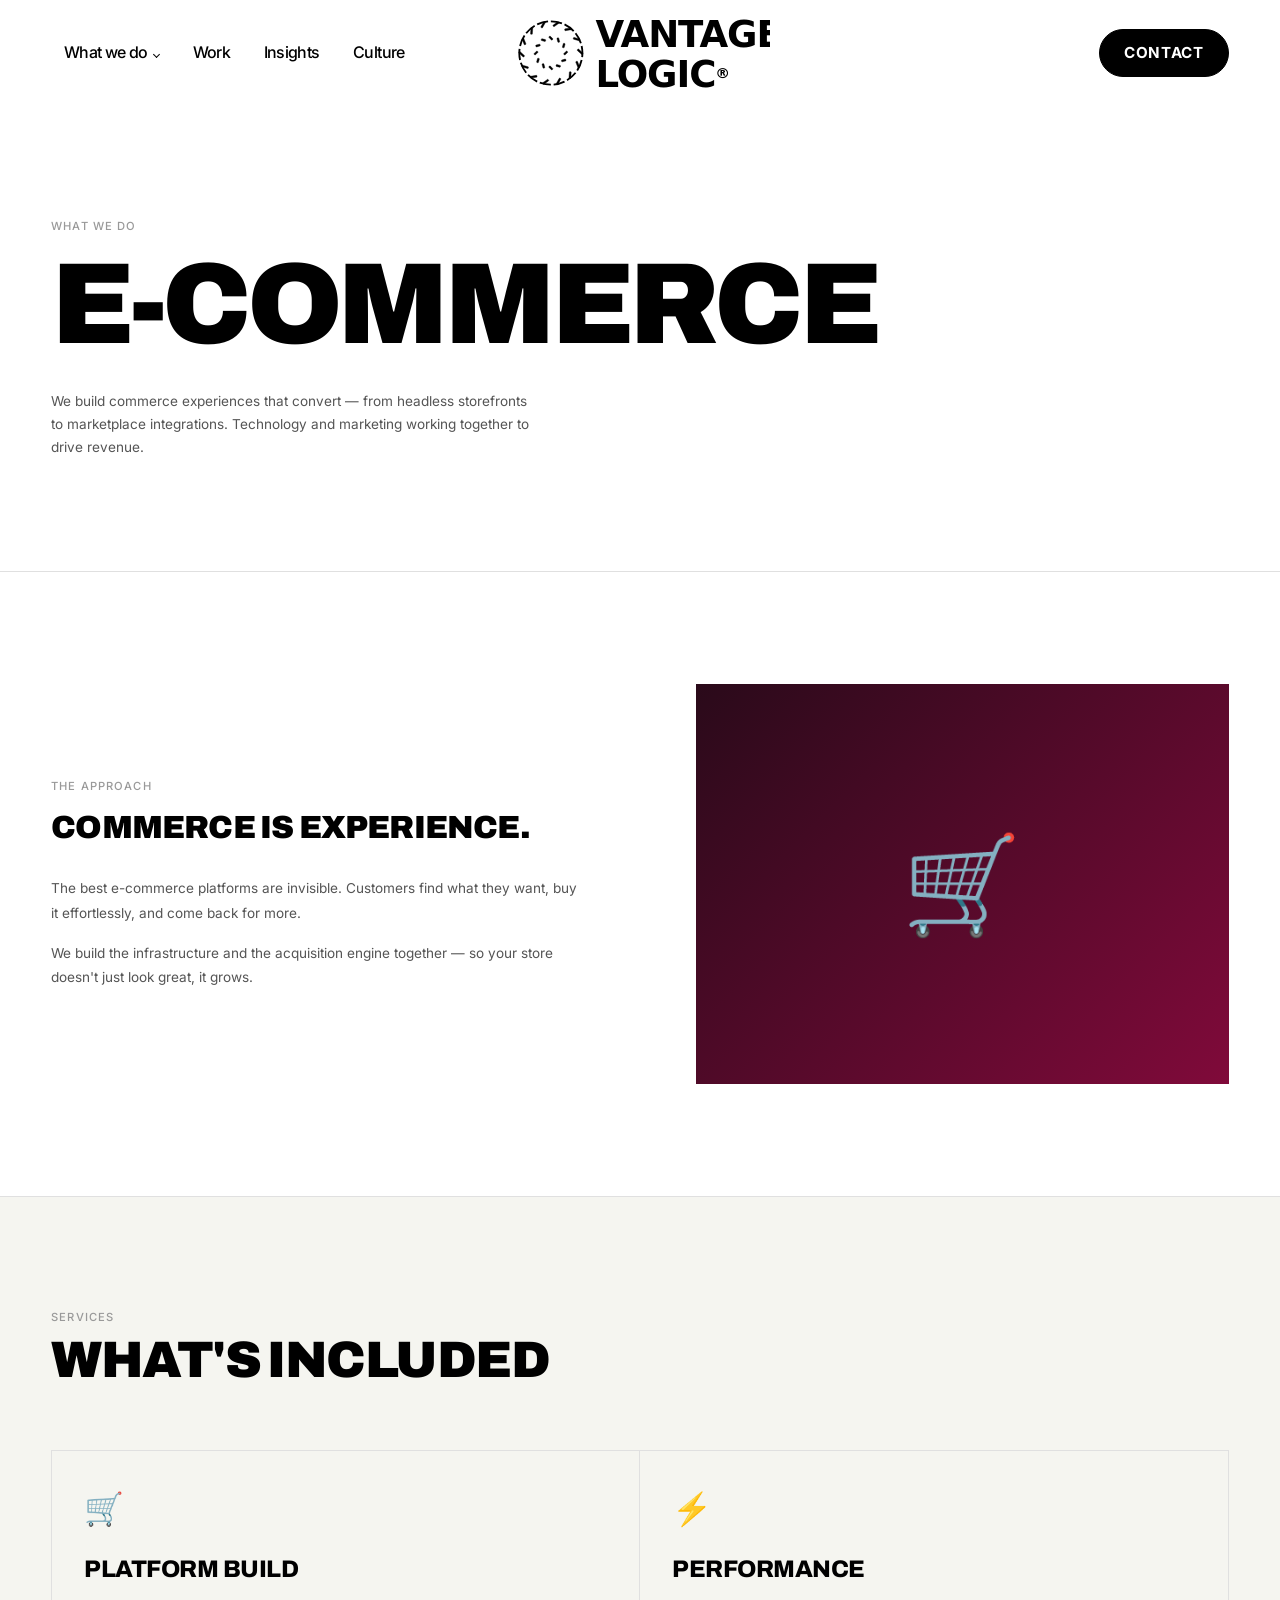
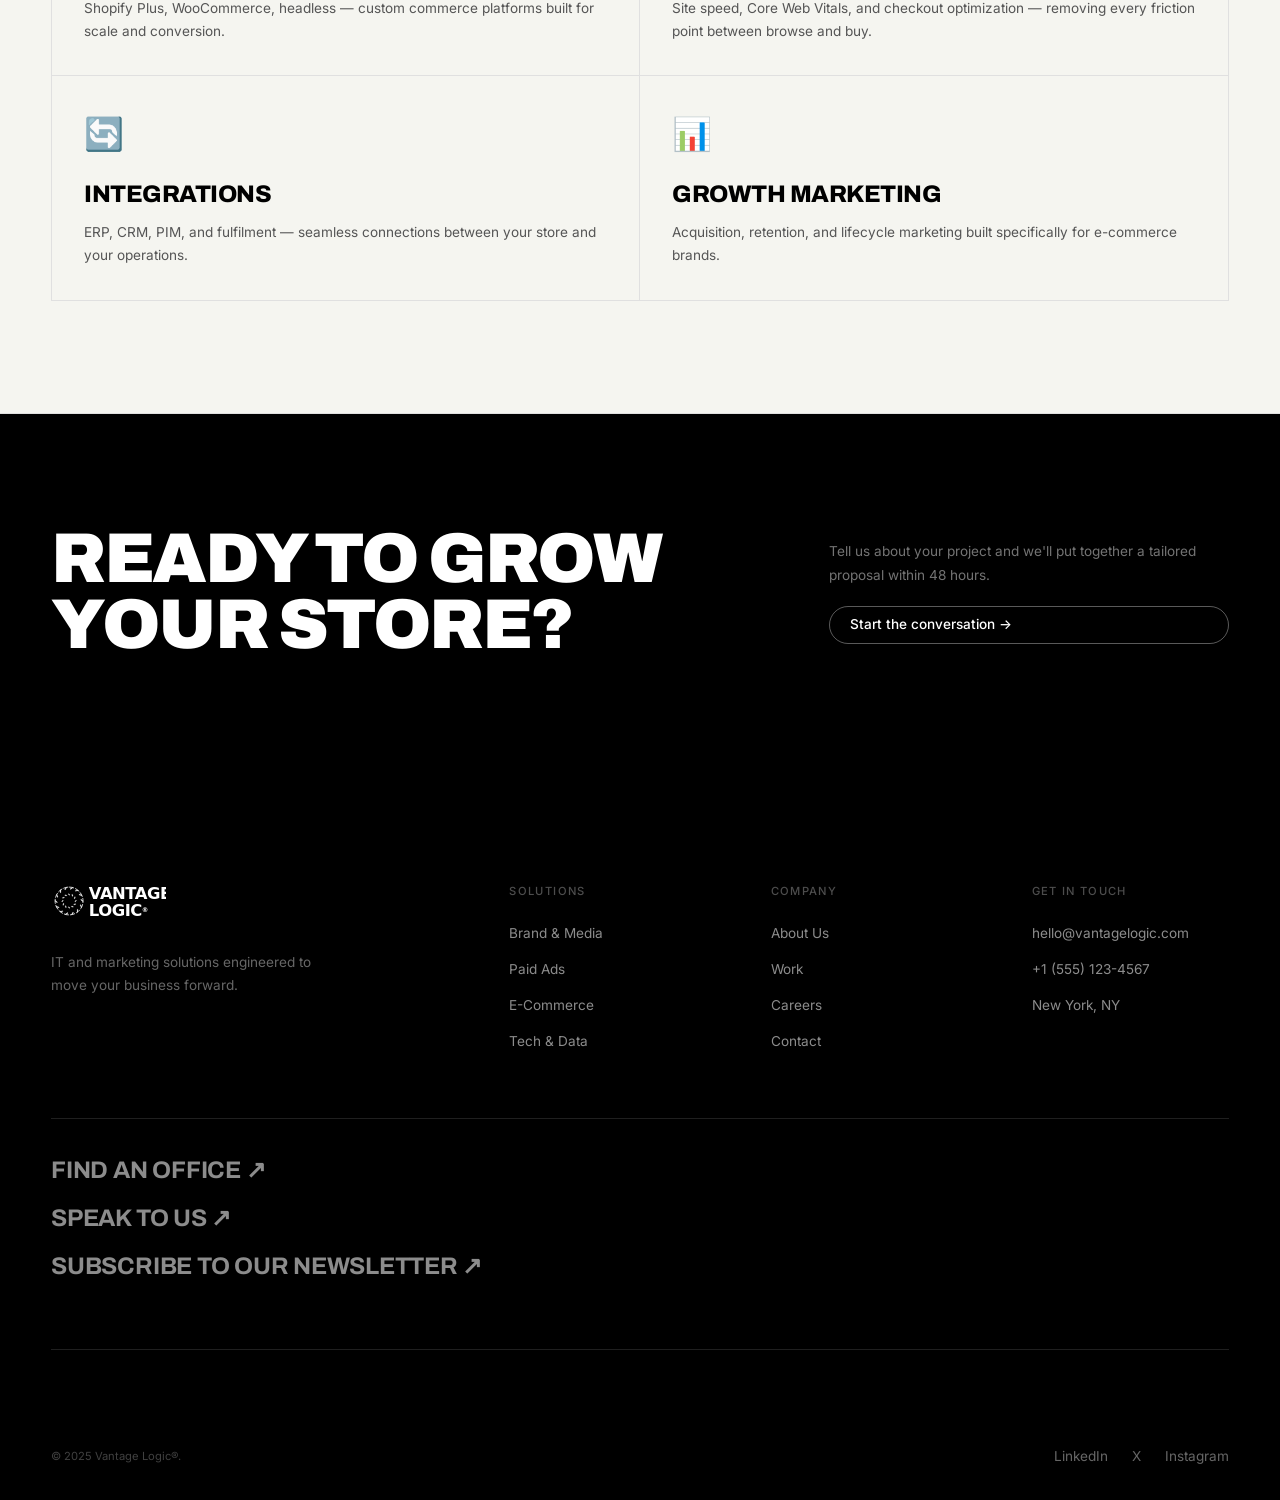
<file: pages/ecommerce.html>
<!DOCTYPE html>
<html lang="en">
<head>
  <meta charset="UTF-8" /><meta name="viewport" content="width=device-width, initial-scale=1.0" />
  <meta name="theme-color" content="#ffffff" />
  <meta name="color-scheme" content="light" />
  <title>E-Commerce | Vantage Logic®</title>
  <link rel="icon" type="image/png" href="../assets/images/favicon.png" />
  <link rel="preconnect" href="https://fonts.googleapis.com">
  <link rel="preconnect" href="https://fonts.gstatic.com" crossorigin>
  <link rel="stylesheet" href="https://fonts.googleapis.com/css2?family=Inter:wght@300;400;500;600&family=Archivo:ital,wght@0,400;0,500;0,600;0,700;0,800;0,900;1,400;1,800&display=swap">
  <link rel="stylesheet" href="../css/main.css" />
  <style>
    .service-grid{display:grid;grid-template-columns:repeat(2,1fr);gap:0;border:1px solid var(--c-border)}
    .service-card{padding:var(--sp-md);border-right:1px solid var(--c-border);border-bottom:1px solid var(--c-border)}
    .service-card:nth-child(even){border-right:none}
    .service-card:nth-last-child(-n+2){border-bottom:none}
    .service-icon{font-size:2rem;margin-bottom:1rem}
    .service-name{font-family:var(--f-display);font-size:var(--t-lg);font-weight:800;letter-spacing:-0.02em;margin-bottom:0.5rem;text-transform:uppercase}
    .service-desc{font-size:var(--t-sm);color:var(--c-text-mid);line-height:1.7}
    .approach-grid{display:grid;grid-template-columns:1fr 1fr;gap:var(--sp-xl);align-items:center}
    .approach-visual{aspect-ratio:4/3;display:flex;align-items:center;justify-content:center;font-size:6rem}
    @media(max-width:900px){.service-grid{grid-template-columns:1fr}.service-card{border-right:none}.service-card:nth-last-child(-n+2){border-bottom:1px solid var(--c-border)}.service-card:last-child{border-bottom:none}.approach-grid{grid-template-columns:1fr}}
  </style>
</head>
<body>
<div id="page-loader"><div class="loader-inner"><div style="font-family:Archivo,sans-serif;font-weight:900;font-size:1.1rem;letter-spacing:0.06em;color:#000;">VANTAGE LOGIC®</div><div class="loader-track"><div class="loader-fill"></div></div></div></div>
<div id="scroll-progress"></div>

<nav id="nav">
  <div class="nav-inner">
    <ul class="nav-links">
      <li class="has-dd"><a href="#">What we do</a>
        <div class="nav-dd"><a href="brand-media.html">Brand &amp; Media</a><a href="paid-ads.html">Paid Ads</a><a href="ecommerce.html">E-Commerce</a><a href="web-software.html">Web &amp; Software</a></div>
      </li>
      <li><a href="work.html">Work</a></li>
      <li><a href="#">Insights</a></li>
      <li><a href="about.html">Culture</a></li>
    </ul>
    <a href="../index.html" class="nav-logo"><img src="../assets/images/logo-dark.svg" alt="Vantage Logic" /></a>
    <div class="nav-right"><a href="contact.html" class="nav-cta">Contact</a><button class="hamburger" aria-label="Menu"><span></span><span></span><span></span></button></div>
  </div>
</nav>
<div id="mobile-menu">
  <a href="brand-media.html">Brand &amp; Media</a><a href="paid-ads.html">Paid Ads</a><a href="ecommerce.html">E-Commerce</a><a href="web-software.html">Web &amp; Software</a>
  <a href="work.html">Work</a><a href="about.html">Culture</a><a href="careers.html">Careers</a>
  <a href="contact.html" class="mob-cta">Contact →</a>
</div>

<section class="page-hero">
  <div class="wrap">
    <p class="upper light" style="margin-bottom:1rem;font-size:var(--t-xs);" data-reveal>What we do</p>
    <h1 class="page-hl" data-reveal>E-Commerce</h1>
    <p class="page-sub" data-reveal>We build commerce experiences that convert — from headless storefronts to marketplace integrations. Technology and marketing working together to drive revenue.</p>
  </div>
</section>

<section class="section border-b">
  <div class="wrap">
    <div class="approach-grid" data-reveal>
      <div>
        <p class="upper light" style="margin-bottom:1rem;font-size:var(--t-xs);">The approach</p>
        <h2 class="t-xl" style="text-transform:uppercase;margin-bottom:var(--sp-md);">Commerce is experience.</h2>
        <p style="color:var(--c-text-mid);line-height:1.8;margin-bottom:1rem;font-size:var(--t-sm);">The best e-commerce platforms are invisible. Customers find what they want, buy it effortlessly, and come back for more.</p>
        <p style="color:var(--c-text-mid);line-height:1.8;font-size:var(--t-sm);">We build the infrastructure and the acquisition engine together — so your store doesn't just look great, it grows.</p>
      </div>
      <div class="approach-visual" style="background:linear-gradient(135deg,#2a0a1a,#800a3a);">🛒</div>
    </div>
  </div>
</section>

<section class="section border-b off">
  <div class="wrap">
    <div style="margin-bottom:var(--sp-lg);" data-reveal>
      <p class="upper light" style="margin-bottom:0.5rem;font-size:var(--t-xs);">Services</p>
      <h2 class="t-2xl">What's included</h2>
    </div>
    <div class="service-grid" data-stagger>
      <div class="service-card"><div class="service-icon">🛒</div><div class="service-name">Platform Build</div><div class="service-desc">Shopify Plus, WooCommerce, headless — custom commerce platforms built for scale and conversion.</div></div>
      <div class="service-card"><div class="service-icon">⚡</div><div class="service-name">Performance</div><div class="service-desc">Site speed, Core Web Vitals, and checkout optimization — removing every friction point between browse and buy.</div></div>
      <div class="service-card"><div class="service-icon">🔄</div><div class="service-name">Integrations</div><div class="service-desc">ERP, CRM, PIM, and fulfilment — seamless connections between your store and your operations.</div></div>
      <div class="service-card"><div class="service-icon">📊</div><div class="service-name">Growth Marketing</div><div class="service-desc">Acquisition, retention, and lifecycle marketing built specifically for e-commerce brands.</div></div>
    </div>
  </div>
</section>

<section class="cta-band">
  <div class="wrap">
    <div class="cta-inner">
      <h2 class="cta-hl">Ready to grow your store?</h2>
      <div class="cta-right">
        <p class="cta-sub">Tell us about your project and we'll put together a tailored proposal within 48 hours.</p>
        <a href="contact.html" class="btn btn-outline-white">Start the conversation →</a>
      </div>
    </div>
  </div>
</section>

<footer id="footer">
  <div class="wrap">
    <div class="footer-top">
      <div><img src="../assets/images/logo-white.svg" alt="Vantage Logic" class="footer-logo-img" loading="lazy" decoding="async" /><p class="footer-tagline">IT and marketing solutions engineered to move your business forward.</p></div>
      <div class="footer-col"><div class="footer-col-label">Solutions</div><ul><li><a href="brand-media.html">Brand &amp; Media</a></li><li><a href="paid-ads.html">Paid Ads</a></li><li><a href="ecommerce.html">E-Commerce</a></li><li><a href="web-software.html">Tech &amp; Data</a></li></ul></div>
      <div class="footer-col"><div class="footer-col-label">Company</div><ul><li><a href="about.html">About Us</a></li><li><a href="work.html">Work</a></li><li><a href="careers.html">Careers</a></li><li><a href="contact.html">Contact</a></li></ul></div>
      <div class="footer-col"><div class="footer-col-label">Get in touch</div><ul><li><a href="mailto:hello@vantagelogic.com">hello@vantagelogic.com</a></li><li><a href="tel:+15551234567">+1 (555) 123-4567</a></li><li><a href="#">New York, NY</a></li></ul></div>
    </div>
    <div class="footer-contact-links"><a href="contact.html">Find an office ↗</a><a href="contact.html">Speak to us ↗</a><a href="#">Subscribe to our newsletter ↗</a></div>
    <div class="footer-bottom"><p class="footer-copy">&copy; 2025 Vantage Logic®.</p><div class="footer-socials"><a href="#">LinkedIn</a><a href="#">X</a><a href="#">Instagram</a></div></div>
  </div>
</footer>
<script src="../js/main.js"></script>
</body>
</html>
</file>
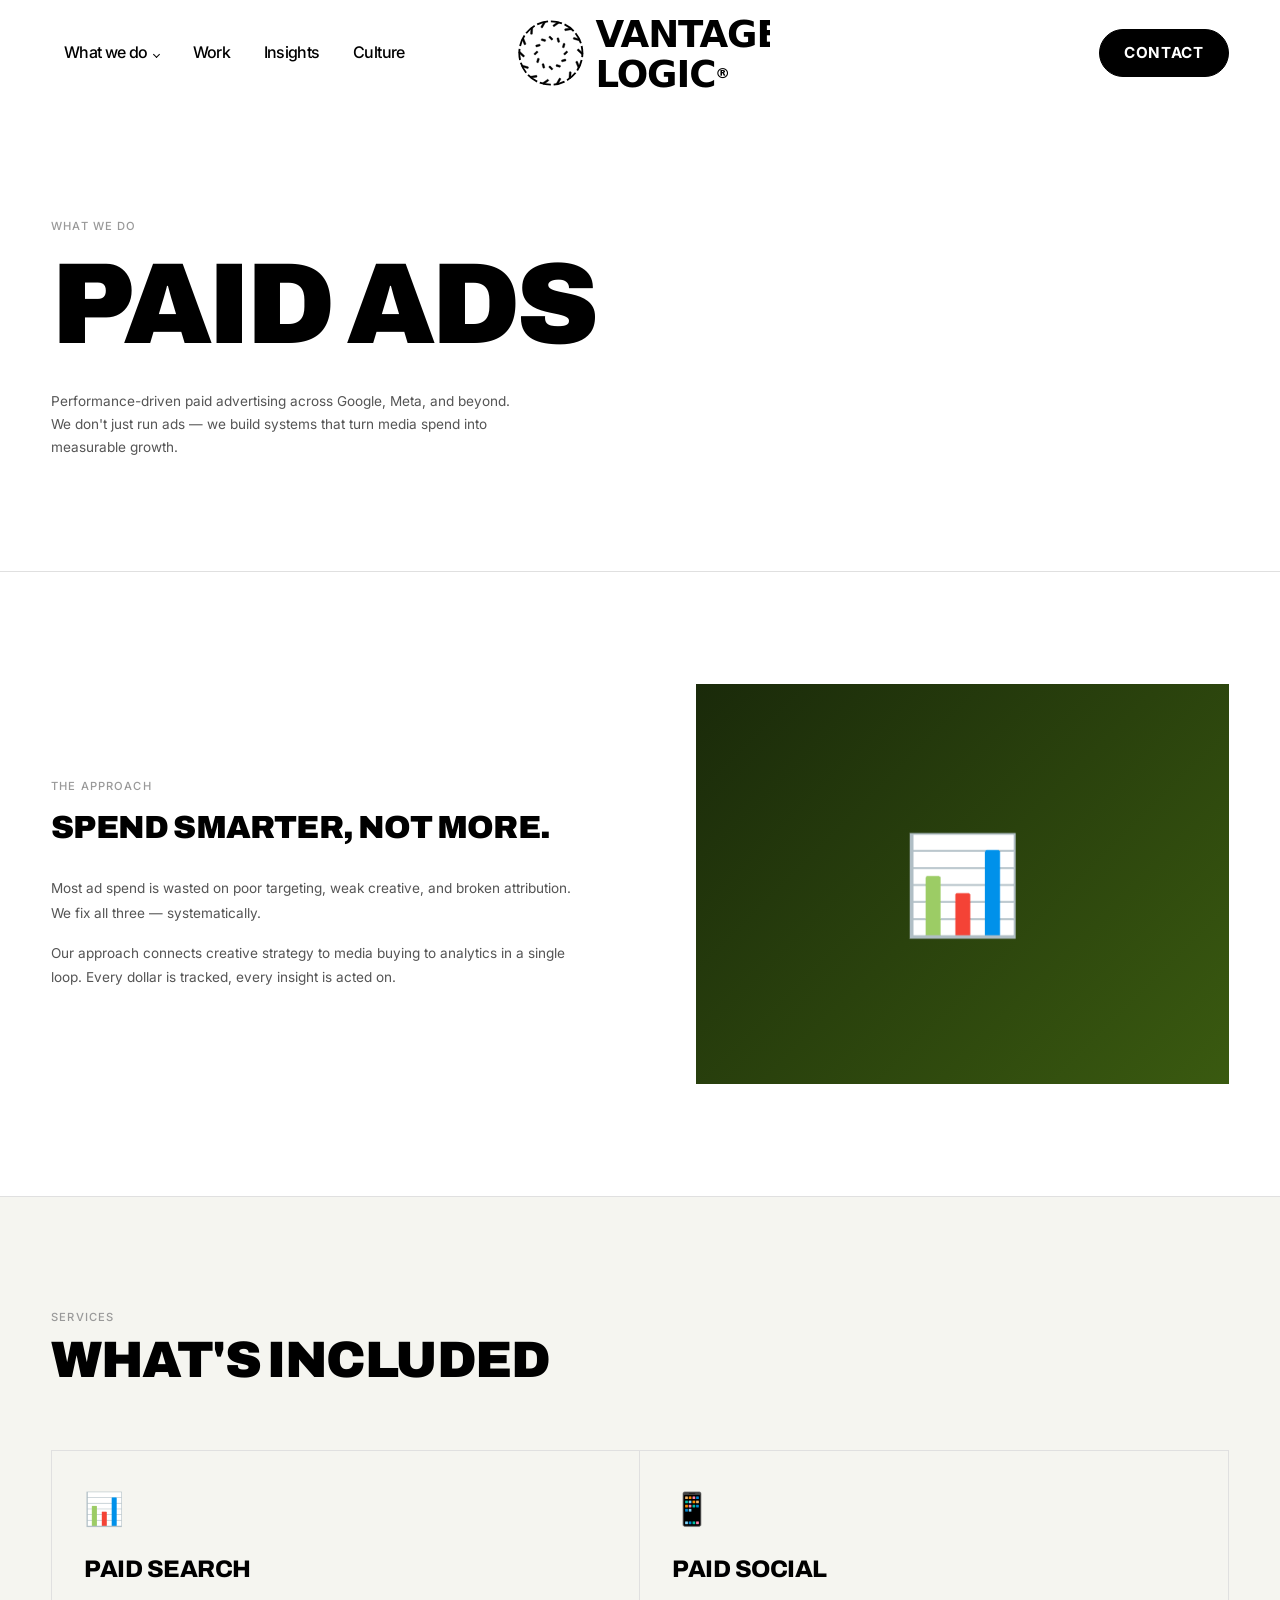
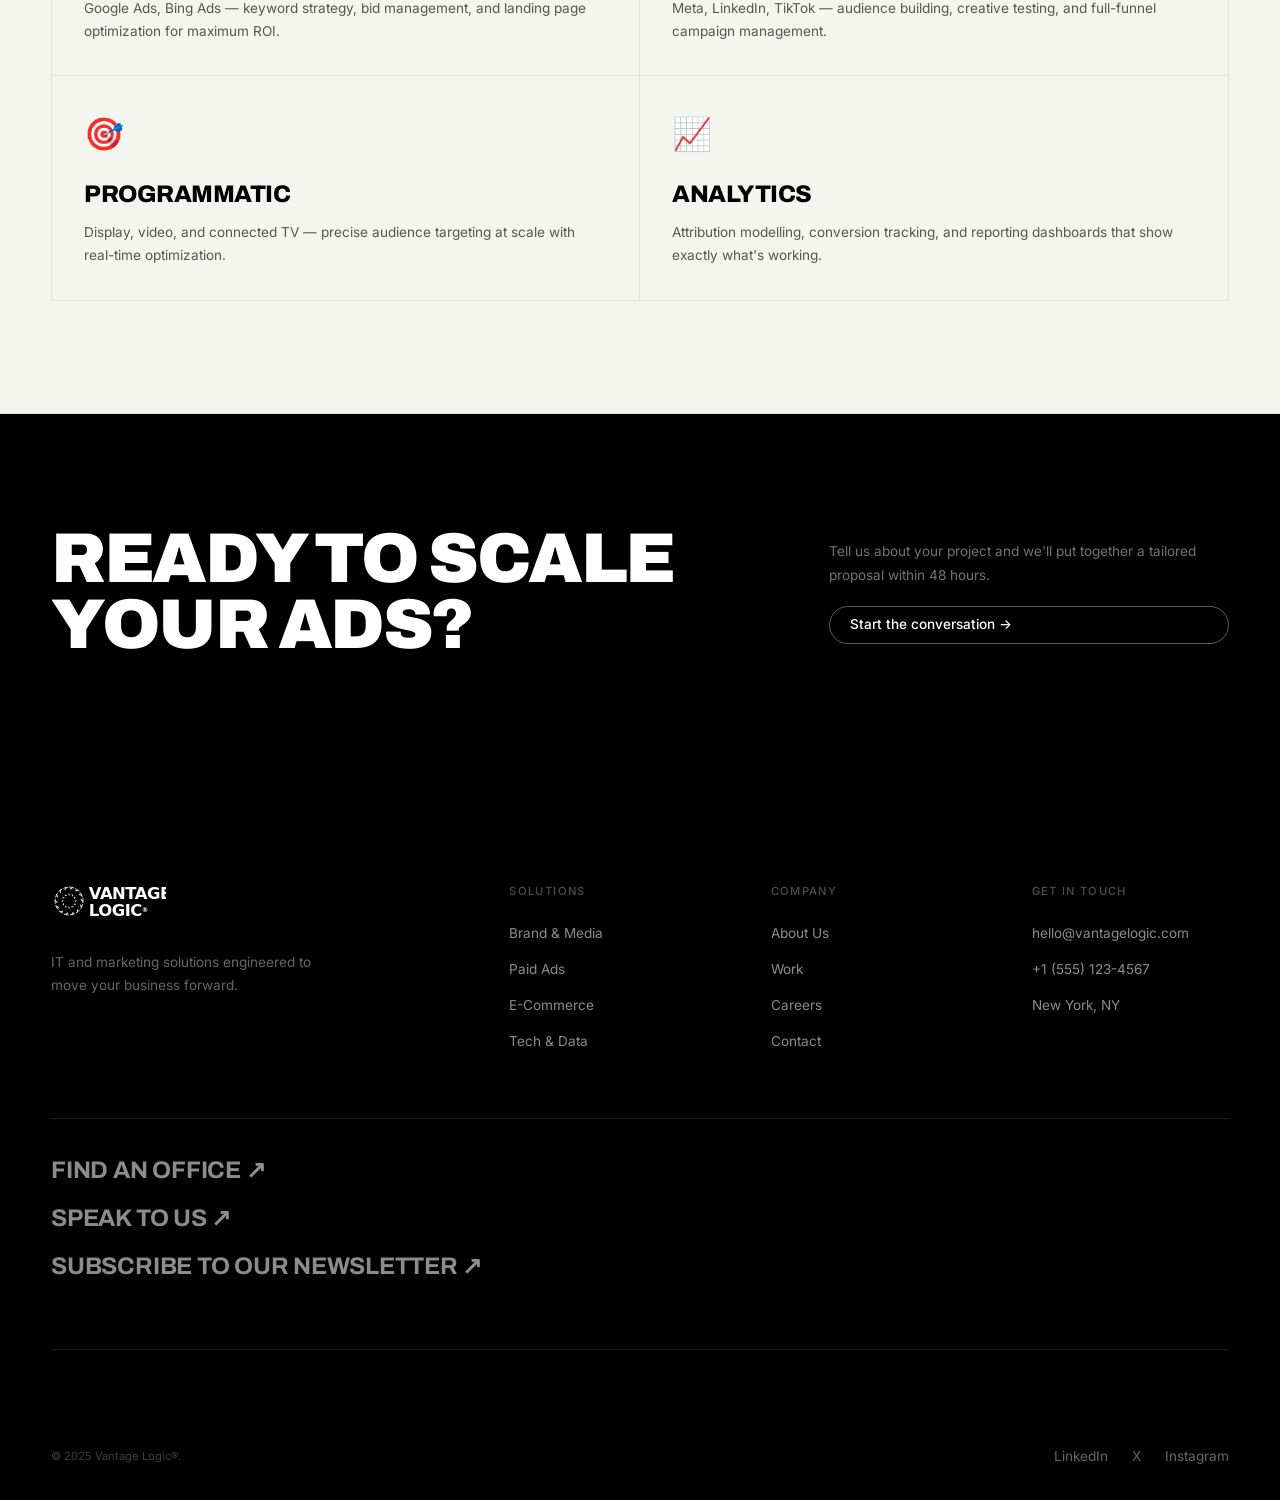
<file: pages/paid-ads.html>
<!DOCTYPE html>
<html lang="en">
<head>
  <meta charset="UTF-8" /><meta name="viewport" content="width=device-width, initial-scale=1.0" />
  <meta name="theme-color" content="#ffffff" />
  <meta name="color-scheme" content="light" />
  <title>Paid Ads | Vantage Logic®</title>
  <link rel="icon" type="image/png" href="../assets/images/favicon.png" />
  <link rel="preconnect" href="https://fonts.googleapis.com">
  <link rel="preconnect" href="https://fonts.gstatic.com" crossorigin>
  <link rel="stylesheet" href="https://fonts.googleapis.com/css2?family=Inter:wght@300;400;500;600&family=Archivo:ital,wght@0,400;0,500;0,600;0,700;0,800;0,900;1,400;1,800&display=swap">
  <link rel="stylesheet" href="../css/main.css" />
  <style>
    .service-grid{display:grid;grid-template-columns:repeat(2,1fr);gap:0;border:1px solid var(--c-border)}
    .service-card{padding:var(--sp-md);border-right:1px solid var(--c-border);border-bottom:1px solid var(--c-border)}
    .service-card:nth-child(even){border-right:none}
    .service-card:nth-last-child(-n+2){border-bottom:none}
    .service-icon{font-size:2rem;margin-bottom:1rem}
    .service-name{font-family:var(--f-display);font-size:var(--t-lg);font-weight:800;letter-spacing:-0.02em;margin-bottom:0.5rem;text-transform:uppercase}
    .service-desc{font-size:var(--t-sm);color:var(--c-text-mid);line-height:1.7}
    .approach-grid{display:grid;grid-template-columns:1fr 1fr;gap:var(--sp-xl);align-items:center}
    .approach-visual{aspect-ratio:4/3;display:flex;align-items:center;justify-content:center;font-size:6rem}
    @media(max-width:900px){.service-grid{grid-template-columns:1fr}.service-card{border-right:none}.service-card:nth-last-child(-n+2){border-bottom:1px solid var(--c-border)}.service-card:last-child{border-bottom:none}.approach-grid{grid-template-columns:1fr}}
  </style>
</head>
<body>
<div id="page-loader"><div class="loader-inner"><div style="font-family:Archivo,sans-serif;font-weight:900;font-size:1.1rem;letter-spacing:0.06em;color:#000;">VANTAGE LOGIC®</div><div class="loader-track"><div class="loader-fill"></div></div></div></div>
<div id="scroll-progress"></div>

<nav id="nav">
  <div class="nav-inner">
    <ul class="nav-links">
      <li class="has-dd"><a href="#">What we do</a>
        <div class="nav-dd"><a href="brand-media.html">Brand &amp; Media</a><a href="paid-ads.html">Paid Ads</a><a href="ecommerce.html">E-Commerce</a><a href="web-software.html">Web &amp; Software</a></div>
      </li>
      <li><a href="work.html">Work</a></li>
      <li><a href="#">Insights</a></li>
      <li><a href="about.html">Culture</a></li>
    </ul>
    <a href="../index.html" class="nav-logo"><img src="../assets/images/logo-dark.svg" alt="Vantage Logic" /></a>
    <div class="nav-right"><a href="contact.html" class="nav-cta">Contact</a><button class="hamburger" aria-label="Menu"><span></span><span></span><span></span></button></div>
  </div>
</nav>
<div id="mobile-menu">
  <a href="brand-media.html">Brand &amp; Media</a><a href="paid-ads.html">Paid Ads</a><a href="ecommerce.html">E-Commerce</a><a href="web-software.html">Web &amp; Software</a>
  <a href="work.html">Work</a><a href="about.html">Culture</a><a href="careers.html">Careers</a>
  <a href="contact.html" class="mob-cta">Contact →</a>
</div>

<section class="page-hero">
  <div class="wrap">
    <p class="upper light" style="margin-bottom:1rem;font-size:var(--t-xs);" data-reveal>What we do</p>
    <h1 class="page-hl" data-reveal>Paid Ads</h1>
    <p class="page-sub" data-reveal>Performance-driven paid advertising across Google, Meta, and beyond. We don't just run ads — we build systems that turn media spend into measurable growth.</p>
  </div>
</section>

<section class="section border-b">
  <div class="wrap">
    <div class="approach-grid" data-reveal>
      <div>
        <p class="upper light" style="margin-bottom:1rem;font-size:var(--t-xs);">The approach</p>
        <h2 class="t-xl" style="text-transform:uppercase;margin-bottom:var(--sp-md);">Spend smarter, not more.</h2>
        <p style="color:var(--c-text-mid);line-height:1.8;margin-bottom:1rem;font-size:var(--t-sm);">Most ad spend is wasted on poor targeting, weak creative, and broken attribution. We fix all three — systematically.</p>
        <p style="color:var(--c-text-mid);line-height:1.8;font-size:var(--t-sm);">Our approach connects creative strategy to media buying to analytics in a single loop. Every dollar is tracked, every insight is acted on.</p>
      </div>
      <div class="approach-visual" style="background:linear-gradient(135deg,#1a2a0a,#3a5a10);">📊</div>
    </div>
  </div>
</section>

<section class="section border-b off">
  <div class="wrap">
    <div style="margin-bottom:var(--sp-lg);" data-reveal>
      <p class="upper light" style="margin-bottom:0.5rem;font-size:var(--t-xs);">Services</p>
      <h2 class="t-2xl">What's included</h2>
    </div>
    <div class="service-grid" data-stagger>
      <div class="service-card"><div class="service-icon">📊</div><div class="service-name">Paid Search</div><div class="service-desc">Google Ads, Bing Ads — keyword strategy, bid management, and landing page optimization for maximum ROI.</div></div>
      <div class="service-card"><div class="service-icon">📱</div><div class="service-name">Paid Social</div><div class="service-desc">Meta, LinkedIn, TikTok — audience building, creative testing, and full-funnel campaign management.</div></div>
      <div class="service-card"><div class="service-icon">🎯</div><div class="service-name">Programmatic</div><div class="service-desc">Display, video, and connected TV — precise audience targeting at scale with real-time optimization.</div></div>
      <div class="service-card"><div class="service-icon">📈</div><div class="service-name">Analytics</div><div class="service-desc">Attribution modelling, conversion tracking, and reporting dashboards that show exactly what's working.</div></div>
    </div>
  </div>
</section>

<section class="cta-band">
  <div class="wrap">
    <div class="cta-inner">
      <h2 class="cta-hl">Ready to scale your ads?</h2>
      <div class="cta-right">
        <p class="cta-sub">Tell us about your project and we'll put together a tailored proposal within 48 hours.</p>
        <a href="contact.html" class="btn btn-outline-white">Start the conversation →</a>
      </div>
    </div>
  </div>
</section>

<footer id="footer">
  <div class="wrap">
    <div class="footer-top">
      <div><img src="../assets/images/logo-white.svg" alt="Vantage Logic" class="footer-logo-img" loading="lazy" decoding="async" /><p class="footer-tagline">IT and marketing solutions engineered to move your business forward.</p></div>
      <div class="footer-col"><div class="footer-col-label">Solutions</div><ul><li><a href="brand-media.html">Brand &amp; Media</a></li><li><a href="paid-ads.html">Paid Ads</a></li><li><a href="ecommerce.html">E-Commerce</a></li><li><a href="web-software.html">Tech &amp; Data</a></li></ul></div>
      <div class="footer-col"><div class="footer-col-label">Company</div><ul><li><a href="about.html">About Us</a></li><li><a href="work.html">Work</a></li><li><a href="careers.html">Careers</a></li><li><a href="contact.html">Contact</a></li></ul></div>
      <div class="footer-col"><div class="footer-col-label">Get in touch</div><ul><li><a href="mailto:hello@vantagelogic.com">hello@vantagelogic.com</a></li><li><a href="tel:+15551234567">+1 (555) 123-4567</a></li><li><a href="#">New York, NY</a></li></ul></div>
    </div>
    <div class="footer-contact-links"><a href="contact.html">Find an office ↗</a><a href="contact.html">Speak to us ↗</a><a href="#">Subscribe to our newsletter ↗</a></div>
    <div class="footer-bottom"><p class="footer-copy">&copy; 2025 Vantage Logic®.</p><div class="footer-socials"><a href="#">LinkedIn</a><a href="#">X</a><a href="#">Instagram</a></div></div>
  </div>
</footer>
<script src="../js/main.js"></script>
</body>
</html>
</file>
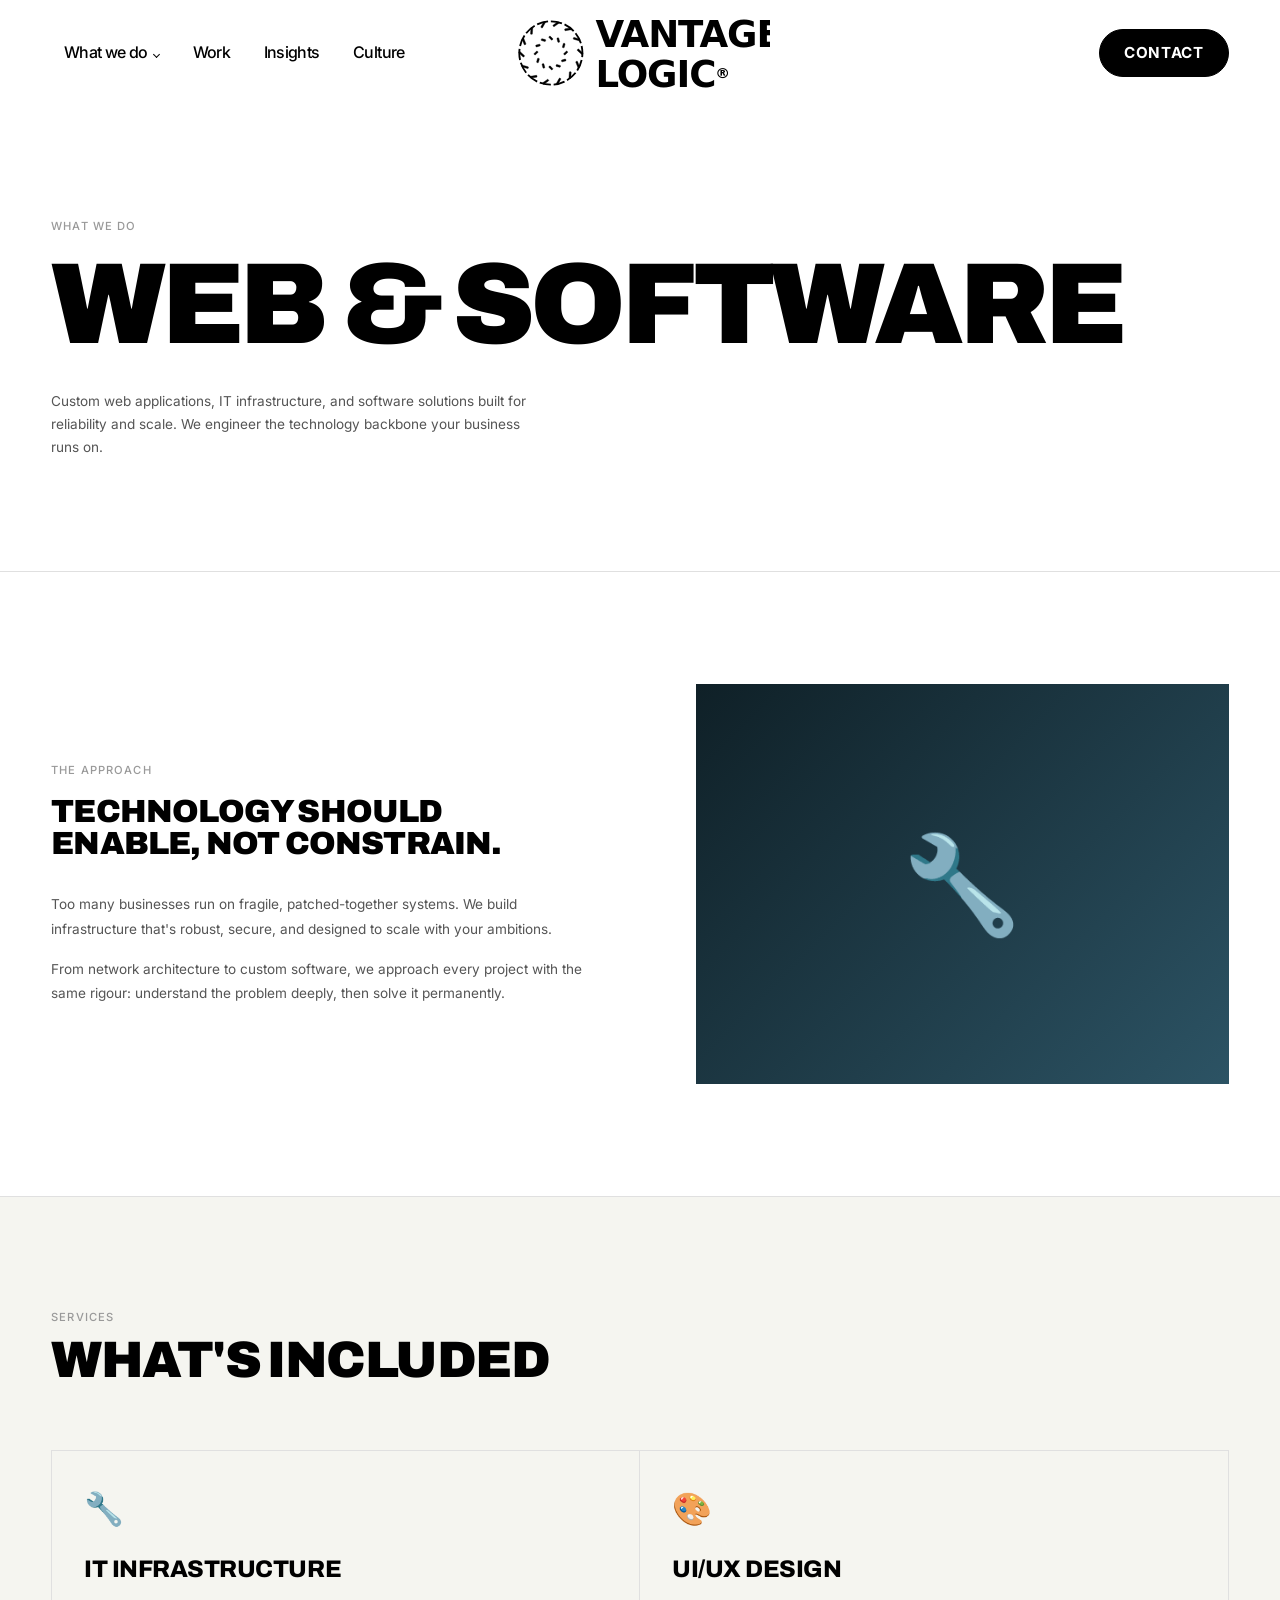
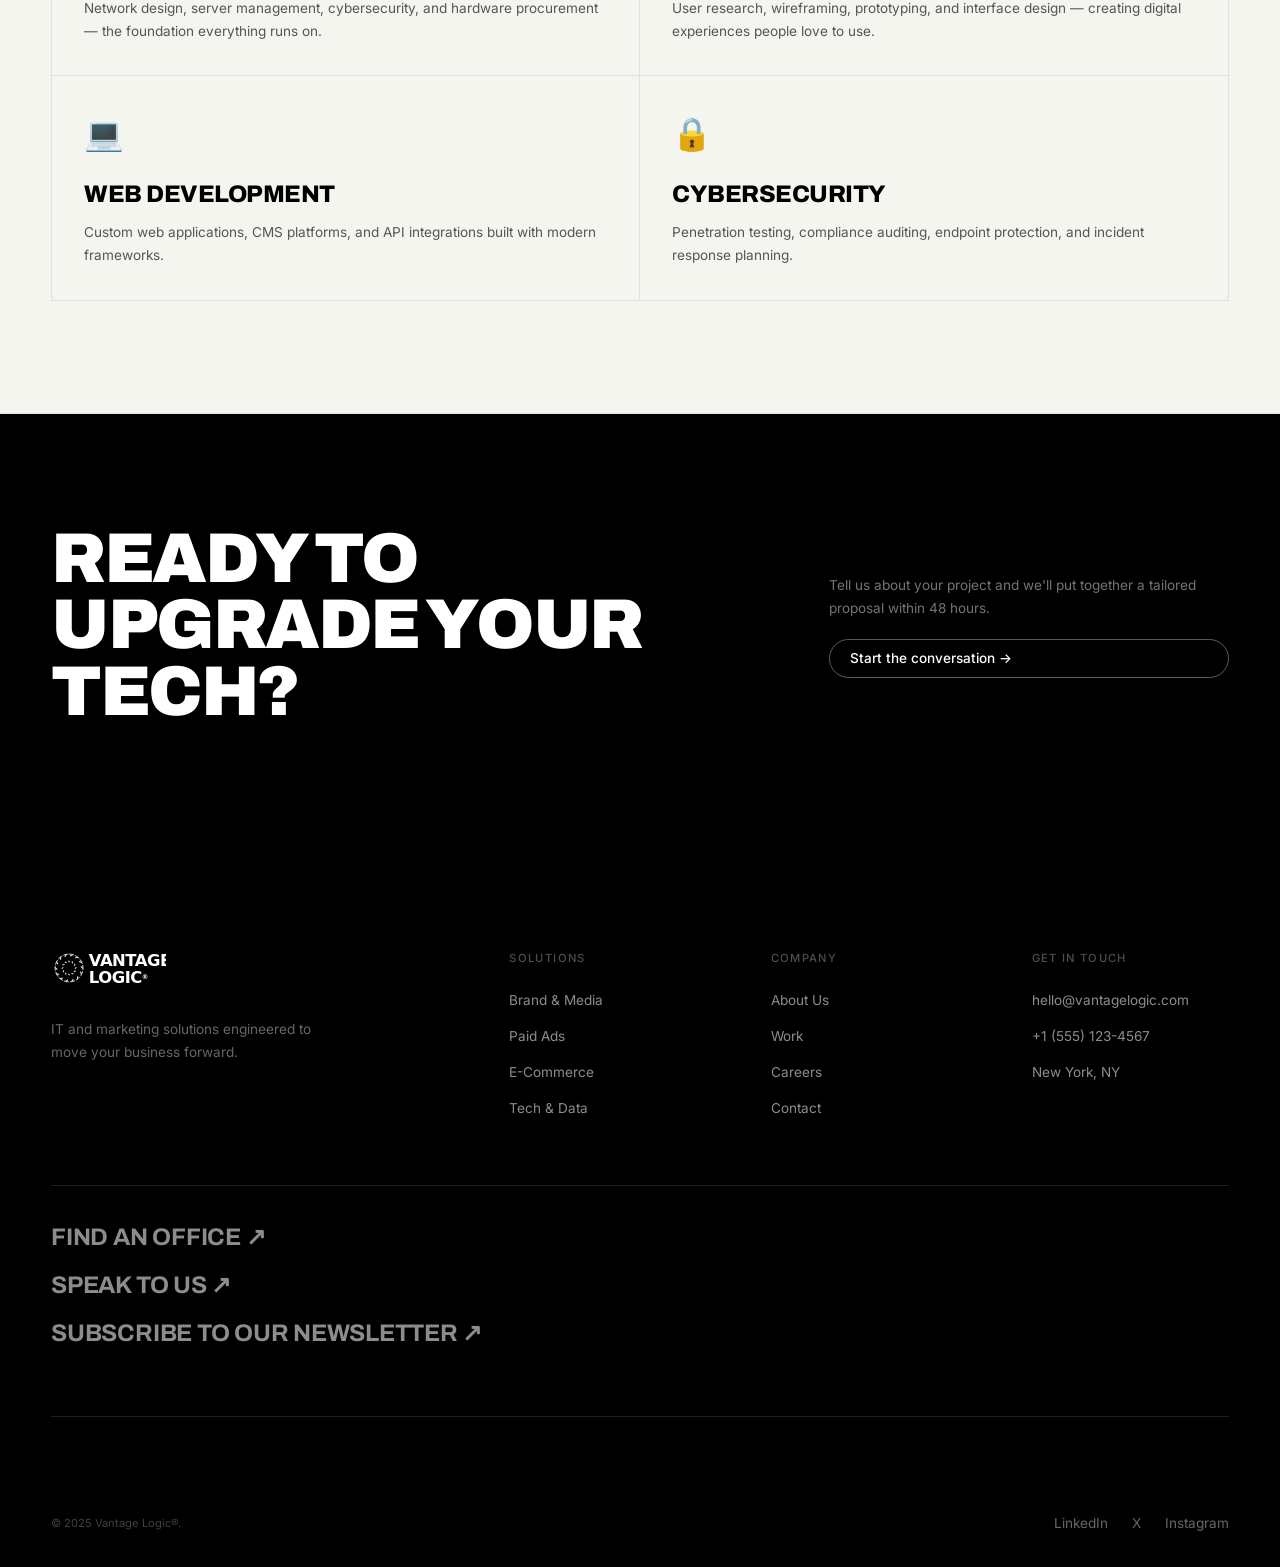
<file: pages/web-software.html>
<!DOCTYPE html>
<html lang="en">
<head>
  <meta charset="UTF-8" /><meta name="viewport" content="width=device-width, initial-scale=1.0" />
  <meta name="theme-color" content="#ffffff" />
  <meta name="color-scheme" content="light" />
  <title>Web & Software | Vantage Logic®</title>
  <link rel="icon" type="image/png" href="../assets/images/favicon.png" />
  <link rel="preconnect" href="https://fonts.googleapis.com">
  <link rel="preconnect" href="https://fonts.gstatic.com" crossorigin>
  <link rel="stylesheet" href="https://fonts.googleapis.com/css2?family=Inter:wght@300;400;500;600&family=Archivo:ital,wght@0,400;0,500;0,600;0,700;0,800;0,900;1,400;1,800&display=swap">
  <link rel="stylesheet" href="../css/main.css" />
  <style>
    .service-grid{display:grid;grid-template-columns:repeat(2,1fr);gap:0;border:1px solid var(--c-border)}
    .service-card{padding:var(--sp-md);border-right:1px solid var(--c-border);border-bottom:1px solid var(--c-border)}
    .service-card:nth-child(even){border-right:none}
    .service-card:nth-last-child(-n+2){border-bottom:none}
    .service-icon{font-size:2rem;margin-bottom:1rem}
    .service-name{font-family:var(--f-display);font-size:var(--t-lg);font-weight:800;letter-spacing:-0.02em;margin-bottom:0.5rem;text-transform:uppercase}
    .service-desc{font-size:var(--t-sm);color:var(--c-text-mid);line-height:1.7}
    .approach-grid{display:grid;grid-template-columns:1fr 1fr;gap:var(--sp-xl);align-items:center}
    .approach-visual{aspect-ratio:4/3;display:flex;align-items:center;justify-content:center;font-size:6rem}
    @media(max-width:900px){.service-grid{grid-template-columns:1fr}.service-card{border-right:none}.service-card:nth-last-child(-n+2){border-bottom:1px solid var(--c-border)}.service-card:last-child{border-bottom:none}.approach-grid{grid-template-columns:1fr}}
  </style>
</head>
<body>
<div id="page-loader"><div class="loader-inner"><div style="font-family:Archivo,sans-serif;font-weight:900;font-size:1.1rem;letter-spacing:0.06em;color:#000;">VANTAGE LOGIC®</div><div class="loader-track"><div class="loader-fill"></div></div></div></div>
<div id="scroll-progress"></div>

<nav id="nav">
  <div class="nav-inner">
    <ul class="nav-links">
      <li class="has-dd"><a href="#">What we do</a>
        <div class="nav-dd"><a href="brand-media.html">Brand &amp; Media</a><a href="paid-ads.html">Paid Ads</a><a href="ecommerce.html">E-Commerce</a><a href="web-software.html">Web &amp; Software</a></div>
      </li>
      <li><a href="work.html">Work</a></li>
      <li><a href="#">Insights</a></li>
      <li><a href="about.html">Culture</a></li>
    </ul>
    <a href="../index.html" class="nav-logo"><img src="../assets/images/logo-dark.svg" alt="Vantage Logic" /></a>
    <div class="nav-right"><a href="contact.html" class="nav-cta">Contact</a><button class="hamburger" aria-label="Menu"><span></span><span></span><span></span></button></div>
  </div>
</nav>
<div id="mobile-menu">
  <a href="brand-media.html">Brand &amp; Media</a><a href="paid-ads.html">Paid Ads</a><a href="ecommerce.html">E-Commerce</a><a href="web-software.html">Web &amp; Software</a>
  <a href="work.html">Work</a><a href="about.html">Culture</a><a href="careers.html">Careers</a>
  <a href="contact.html" class="mob-cta">Contact →</a>
</div>

<section class="page-hero">
  <div class="wrap">
    <p class="upper light" style="margin-bottom:1rem;font-size:var(--t-xs);" data-reveal>What we do</p>
    <h1 class="page-hl" data-reveal>Web &amp; Software</h1>
    <p class="page-sub" data-reveal>Custom web applications, IT infrastructure, and software solutions built for reliability and scale. We engineer the technology backbone your business runs on.</p>
  </div>
</section>

<section class="section border-b">
  <div class="wrap">
    <div class="approach-grid" data-reveal>
      <div>
        <p class="upper light" style="margin-bottom:1rem;font-size:var(--t-xs);">The approach</p>
        <h2 class="t-xl" style="text-transform:uppercase;margin-bottom:var(--sp-md);">Technology should enable, not constrain.</h2>
        <p style="color:var(--c-text-mid);line-height:1.8;margin-bottom:1rem;font-size:var(--t-sm);">Too many businesses run on fragile, patched-together systems. We build infrastructure that's robust, secure, and designed to scale with your ambitions.</p>
        <p style="color:var(--c-text-mid);line-height:1.8;font-size:var(--t-sm);">From network architecture to custom software, we approach every project with the same rigour: understand the problem deeply, then solve it permanently.</p>
      </div>
      <div class="approach-visual" style="background:linear-gradient(135deg,#0f2027,#2c5364);">🔧</div>
    </div>
  </div>
</section>

<section class="section border-b off">
  <div class="wrap">
    <div style="margin-bottom:var(--sp-lg);" data-reveal>
      <p class="upper light" style="margin-bottom:0.5rem;font-size:var(--t-xs);">Services</p>
      <h2 class="t-2xl">What's included</h2>
    </div>
    <div class="service-grid" data-stagger>
      <div class="service-card"><div class="service-icon">🔧</div><div class="service-name">IT Infrastructure</div><div class="service-desc">Network design, server management, cybersecurity, and hardware procurement — the foundation everything runs on.</div></div>
      <div class="service-card"><div class="service-icon">🎨</div><div class="service-name">UI/UX Design</div><div class="service-desc">User research, wireframing, prototyping, and interface design — creating digital experiences people love to use.</div></div>
      <div class="service-card"><div class="service-icon">💻</div><div class="service-name">Web Development</div><div class="service-desc">Custom web applications, CMS platforms, and API integrations built with modern frameworks.</div></div>
      <div class="service-card"><div class="service-icon">🔒</div><div class="service-name">Cybersecurity</div><div class="service-desc">Penetration testing, compliance auditing, endpoint protection, and incident response planning.</div></div>
    </div>
  </div>
</section>

<section class="cta-band">
  <div class="wrap">
    <div class="cta-inner">
      <h2 class="cta-hl">Ready to upgrade your tech?</h2>
      <div class="cta-right">
        <p class="cta-sub">Tell us about your project and we'll put together a tailored proposal within 48 hours.</p>
        <a href="contact.html" class="btn btn-outline-white">Start the conversation →</a>
      </div>
    </div>
  </div>
</section>

<footer id="footer">
  <div class="wrap">
    <div class="footer-top">
      <div><img src="../assets/images/logo-white.svg" alt="Vantage Logic" class="footer-logo-img" loading="lazy" decoding="async" /><p class="footer-tagline">IT and marketing solutions engineered to move your business forward.</p></div>
      <div class="footer-col"><div class="footer-col-label">Solutions</div><ul><li><a href="brand-media.html">Brand &amp; Media</a></li><li><a href="paid-ads.html">Paid Ads</a></li><li><a href="ecommerce.html">E-Commerce</a></li><li><a href="web-software.html">Tech &amp; Data</a></li></ul></div>
      <div class="footer-col"><div class="footer-col-label">Company</div><ul><li><a href="about.html">About Us</a></li><li><a href="work.html">Work</a></li><li><a href="careers.html">Careers</a></li><li><a href="contact.html">Contact</a></li></ul></div>
      <div class="footer-col"><div class="footer-col-label">Get in touch</div><ul><li><a href="mailto:hello@vantagelogic.com">hello@vantagelogic.com</a></li><li><a href="tel:+15551234567">+1 (555) 123-4567</a></li><li><a href="#">New York, NY</a></li></ul></div>
    </div>
    <div class="footer-contact-links"><a href="contact.html">Find an office ↗</a><a href="contact.html">Speak to us ↗</a><a href="#">Subscribe to our newsletter ↗</a></div>
    <div class="footer-bottom"><p class="footer-copy">&copy; 2025 Vantage Logic®.</p><div class="footer-socials"><a href="#">LinkedIn</a><a href="#">X</a><a href="#">Instagram</a></div></div>
  </div>
</footer>
<script src="../js/main.js"></script>
</body>
</html>
</file>
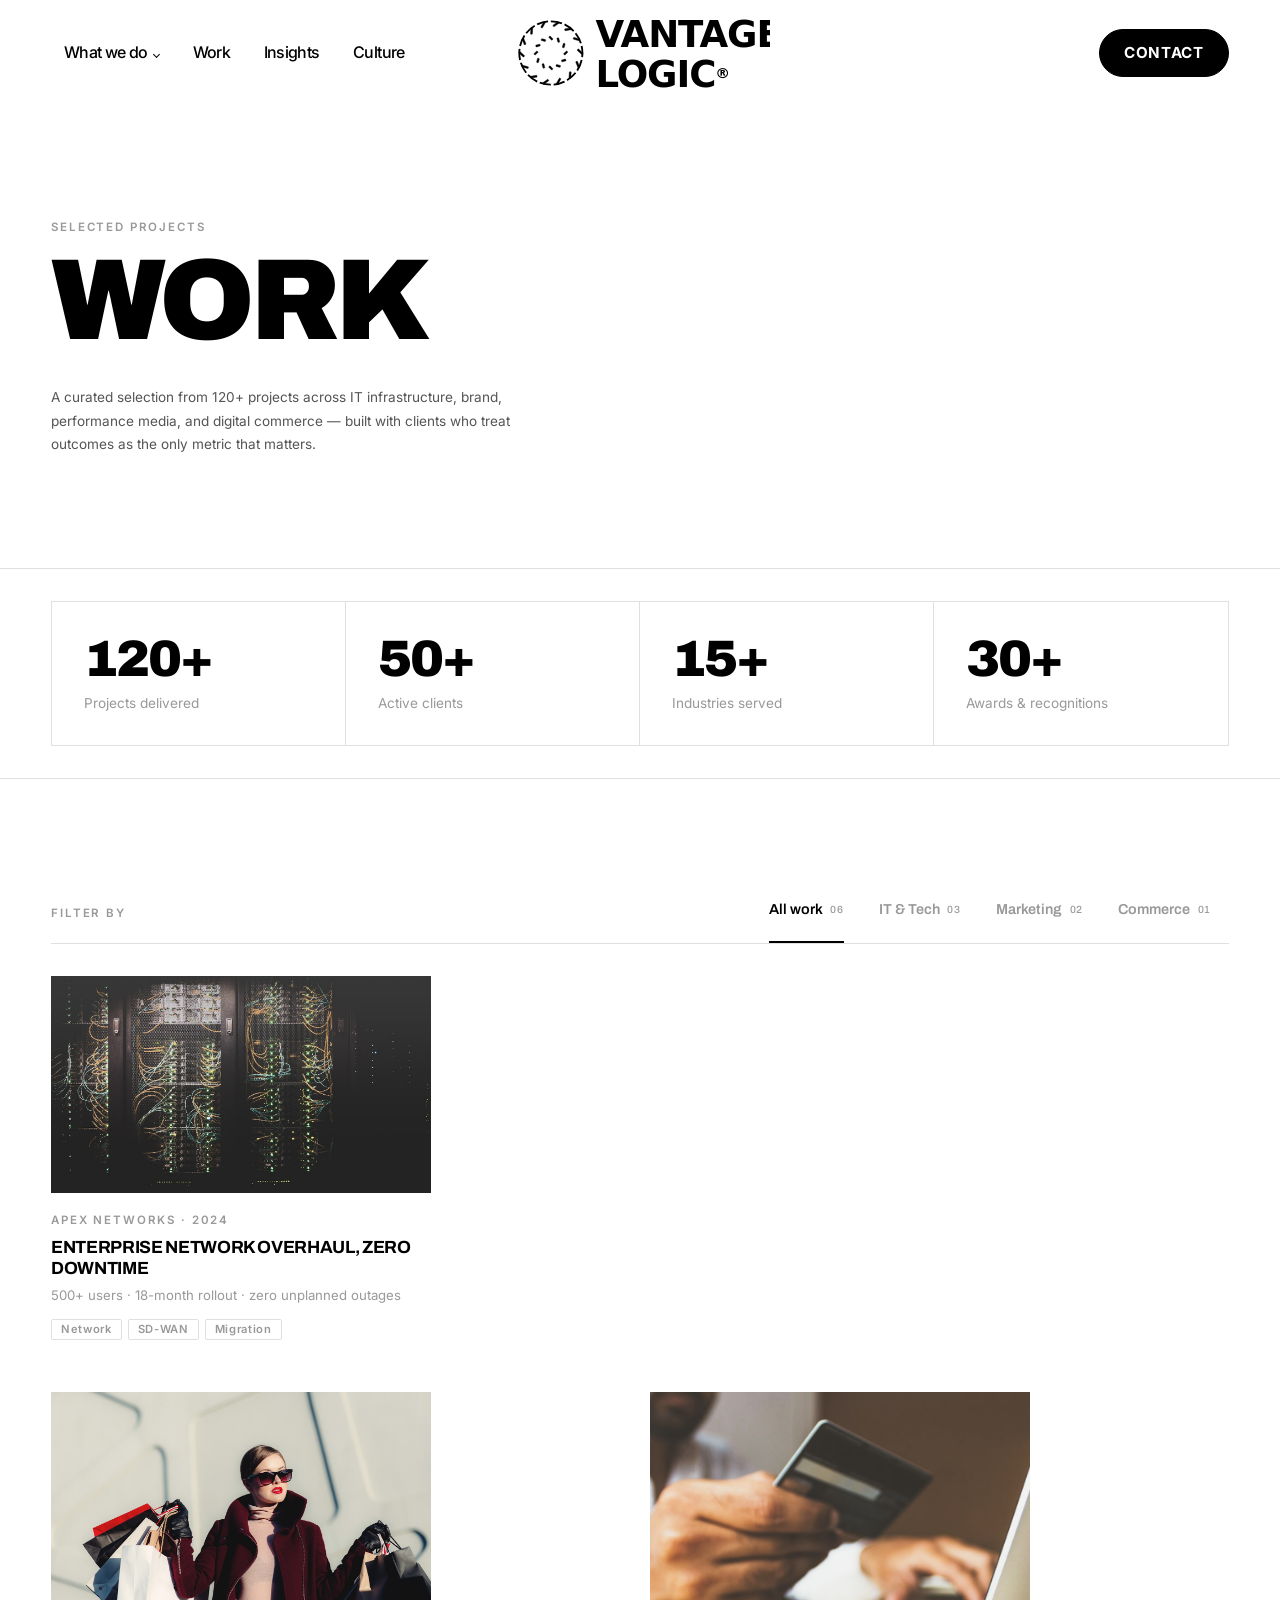
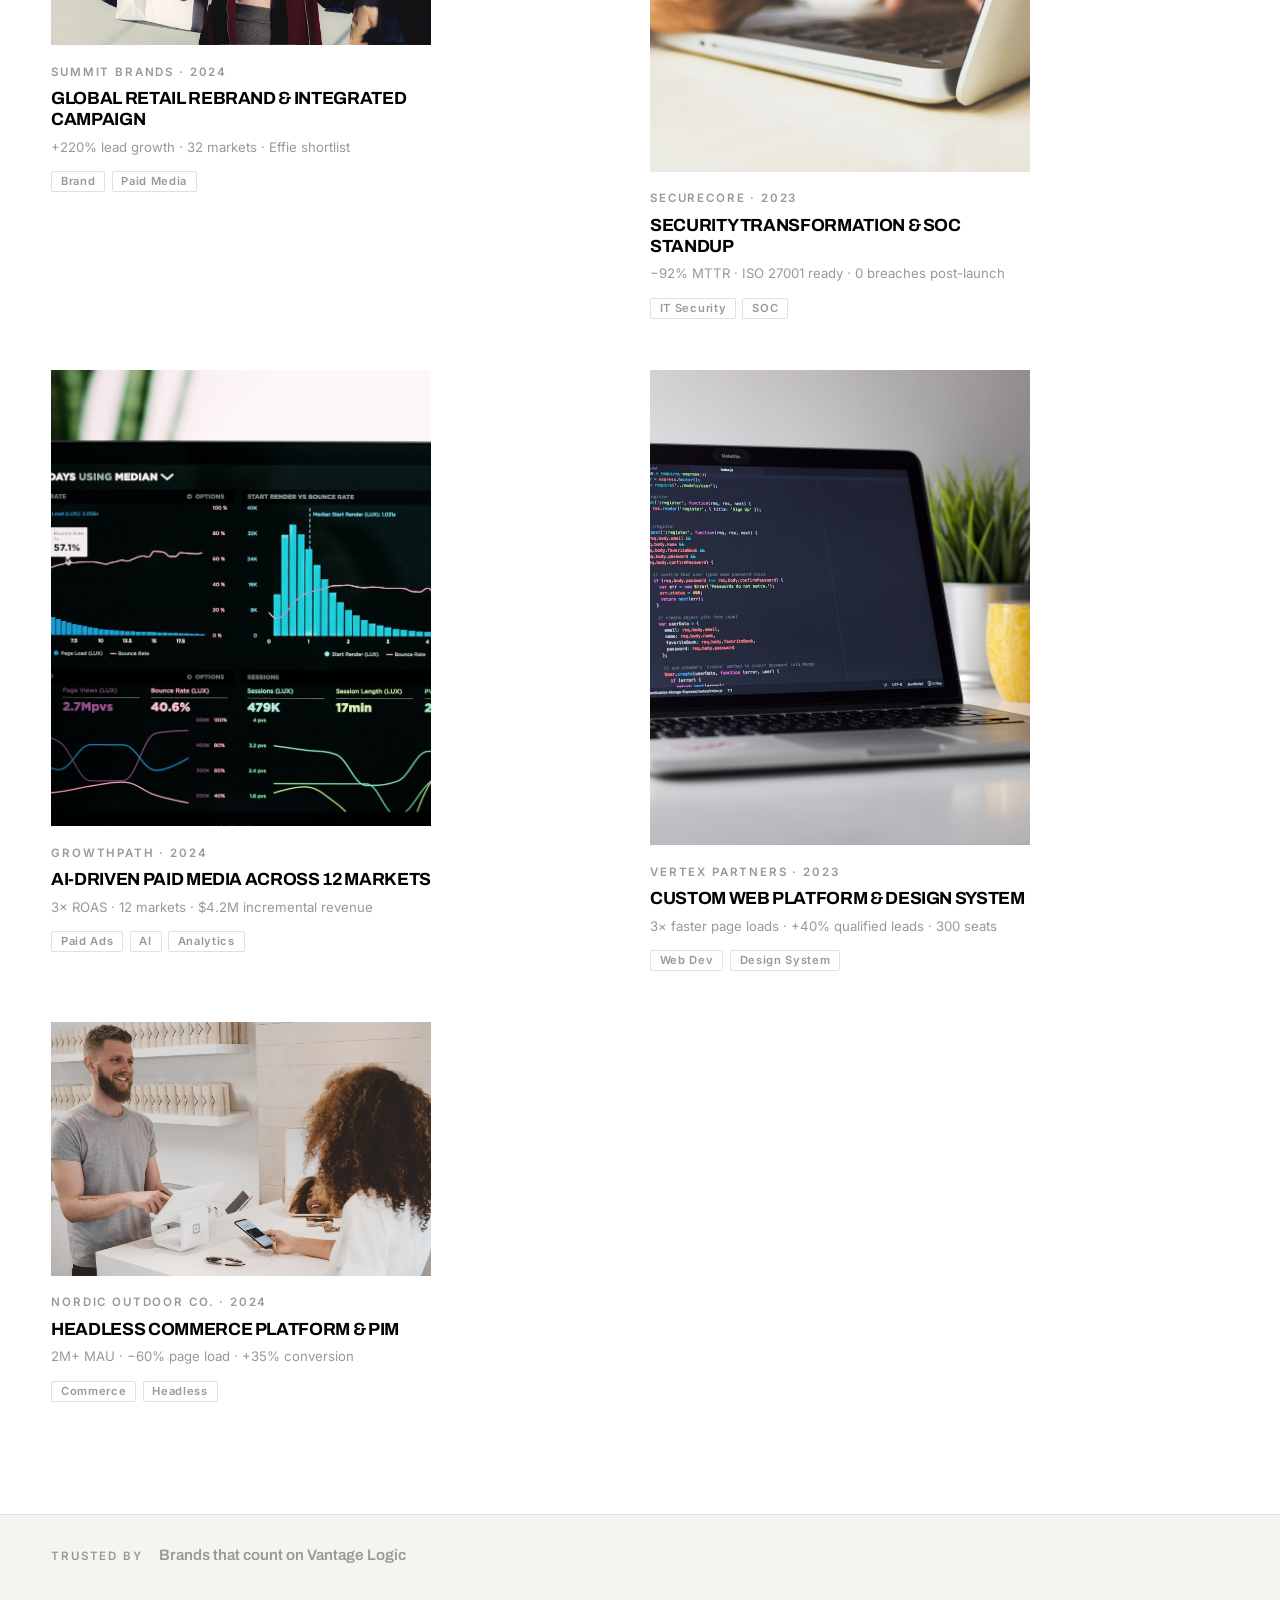
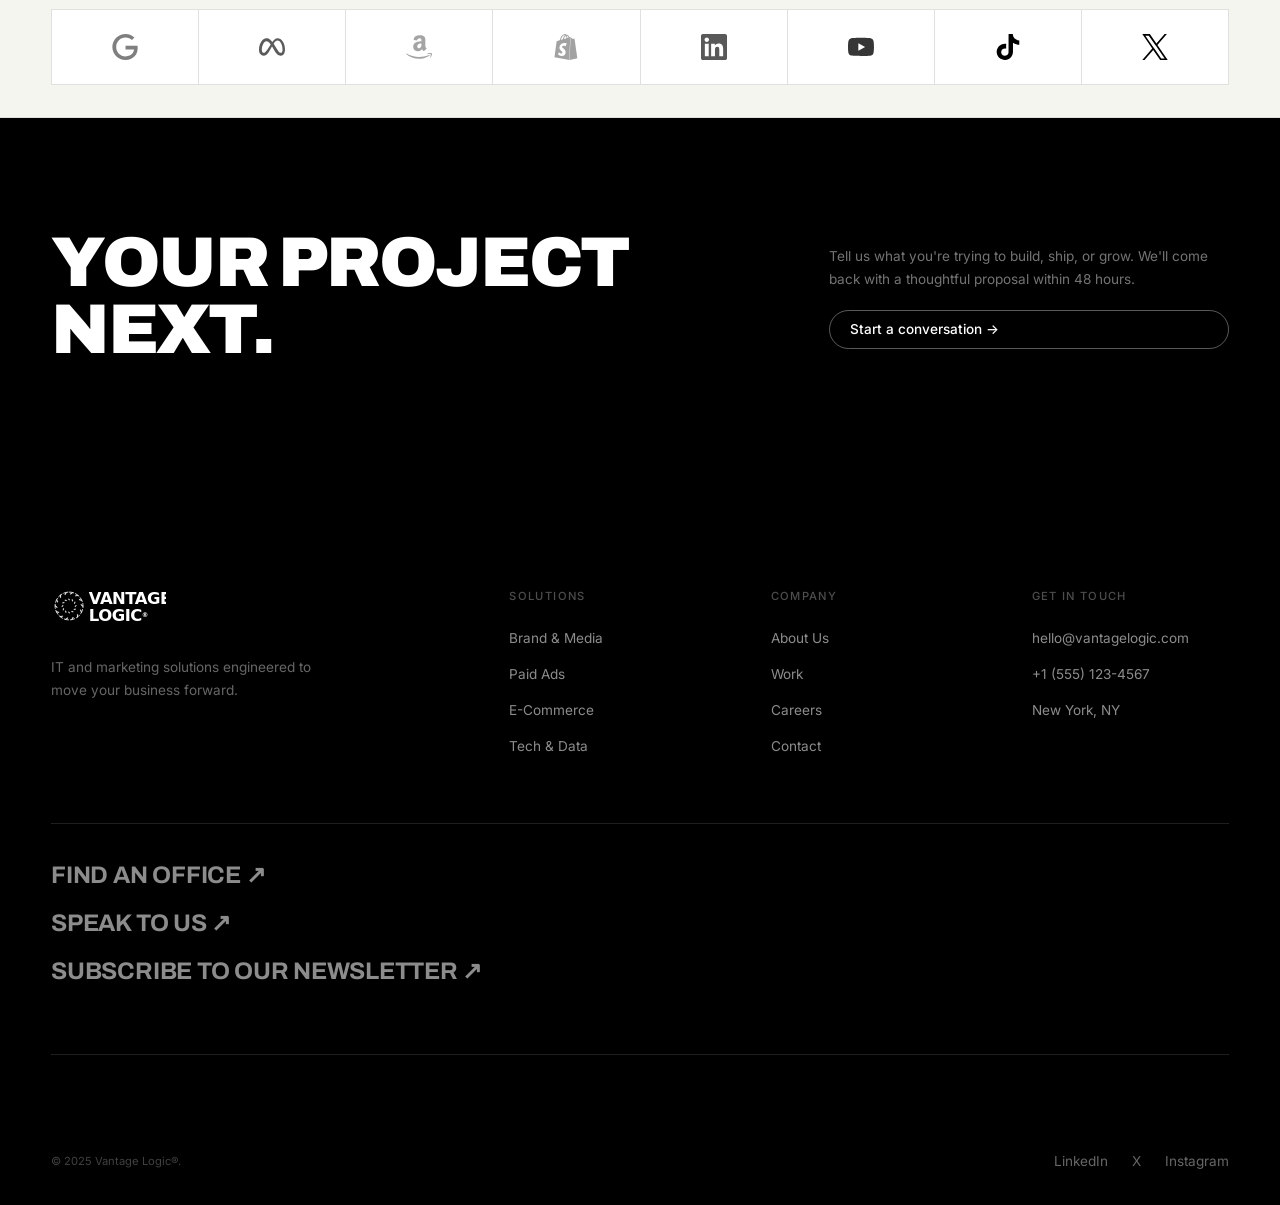
<file: pages/work.html>
<!DOCTYPE html>
<html lang="en">
<head>
  <meta charset="UTF-8" /><meta name="viewport" content="width=device-width, initial-scale=1.0" />
  <meta name="theme-color" content="#ffffff" />
  <meta name="color-scheme" content="light" />
  <title>Work | Vantage Logic®</title>
  <meta name="description" content="Case studies from Vantage Logic — IT infrastructure and marketing projects." />
  <link rel="icon" type="image/png" href="../assets/images/favicon.png" />
  <link rel="preconnect" href="https://fonts.googleapis.com">
  <link rel="preconnect" href="https://fonts.gstatic.com" crossorigin>
  <link rel="stylesheet" href="https://fonts.googleapis.com/css2?family=Inter:wght@300;400;500;600&family=Archivo:ital,wght@0,400;0,500;0,600;0,700;0,800;0,900;1,400;1,800&display=swap">
  <link rel="stylesheet" href="../css/main.css" />
</head>
<body>
<div id="page-loader"><div class="loader-inner"><div style="font-family:Archivo,sans-serif;font-weight:900;font-size:1.1rem;letter-spacing:0.06em;color:#000;">VANTAGE LOGIC®</div><div class="loader-track"><div class="loader-fill"></div></div></div></div>
<div id="scroll-progress"></div>

<nav id="nav">
  <div class="nav-inner">
    <ul class="nav-links">
      <li class="has-dd"><a href="#">What we do</a>
        <div class="nav-dd"><a href="brand-media.html">Brand &amp; Media</a><a href="paid-ads.html">Paid Ads</a><a href="ecommerce.html">E-Commerce</a><a href="web-software.html">Web &amp; Software</a></div>
      </li>
      <li><a href="work.html">Work</a></li>
      <li><a href="#">Insights</a></li>
      <li><a href="about.html">Culture</a></li>
    </ul>
    <a href="../index.html" class="nav-logo"><img src="../assets/images/logo-dark.svg" alt="Vantage Logic" /></a>
    <div class="nav-right"><a href="contact.html" class="nav-cta">Contact</a><button class="hamburger" aria-label="Menu"><span></span><span></span><span></span></button></div>
  </div>
</nav>
<div id="mobile-menu">
  <a href="brand-media.html">Brand &amp; Media</a><a href="paid-ads.html">Paid Ads</a><a href="ecommerce.html">E-Commerce</a><a href="web-software.html">Web &amp; Software</a>
  <a href="work.html">Work</a><a href="about.html">Culture</a><a href="careers.html">Careers</a>
  <a href="contact.html" class="mob-cta">Contact →</a>
</div>

<section class="page-hero">
  <div class="wrap">
    <span class="svc-eyebrow" data-reveal>Selected projects</span>
    <h1 class="page-hl" data-reveal>Work</h1>
    <p class="page-sub" data-reveal>A curated selection from 120+ projects across IT infrastructure, brand, performance media, and digital commerce — built with clients who treat outcomes as the only metric that matters.</p>
  </div>
</section>

<!-- ========== NUMBERS ROW ========== -->
<section class="section-tight border-b">
  <div class="wrap">
    <div class="numbers-row" data-stagger>
      <div class="num-block"><div class="num-val">120+</div><div class="num-label">Projects delivered</div></div>
      <div class="num-block"><div class="num-val">50+</div><div class="num-label">Active clients</div></div>
      <div class="num-block"><div class="num-val">15+</div><div class="num-label">Industries served</div></div>
      <div class="num-block"><div class="num-val">30+</div><div class="num-label">Awards &amp; recognitions</div></div>
    </div>
  </div>
</section>

<!-- ========== WORK GRID ========== -->
<section class="section">
  <div class="wrap">
    <div class="work-controls" data-reveal>
      <div class="work-controls-label"><span class="svc-eyebrow" style="margin:0;">Filter by</span></div>
      <div class="filter-bar filter-bar--tabs" data-filter-group="work">
        <button class="filter-btn active" data-filter="all">All work <span class="filter-count">06</span></button>
        <button class="filter-btn" data-filter="it">IT &amp; Tech <span class="filter-count">03</span></button>
        <button class="filter-btn" data-filter="marketing">Marketing <span class="filter-count">02</span></button>
        <button class="filter-btn" data-filter="commerce">Commerce <span class="filter-count">01</span></button>
      </div>
    </div>

    <div class="work-async" data-stagger>

      <div class="is-seven-four" data-filter-target="work" data-cat="it">
        <a href="#" class="work-card">
          <div class="work-card-img-wrap">
            <img src="../assets/images/work/apex.jpg" alt="Enterprise network infrastructure" class="work-card-img" loading="lazy" decoding="async" />
            <div class="work-card-overlay">
              <div class="work-card-overlay-top">Zero-downtime migration of a 500-seat enterprise network — including failover routing, multi-site VPN, and SD-WAN rollout in 18 months.</div>
              <div class="work-card-overlay-bottom">View work <span class="arr">→</span></div>
            </div>
          </div>
          <div class="work-card-meta">
            <div class="work-card-client">Apex Networks · 2024</div>
            <h3 class="work-card-title">Enterprise network overhaul, zero downtime</h3>
            <div class="work-card-stat">500+ users · 18-month rollout · zero unplanned outages</div>
            <div class="work-card-tags"><span class="work-tag">Network</span><span class="work-tag">SD-WAN</span><span class="work-tag">Migration</span></div>
          </div>
        </a>
      </div>

      <div class="is-three-two" data-filter-target="work" data-cat="marketing">
        <a href="#" class="work-card">
          <div class="work-card-img-wrap">
            <img src="../assets/images/work/summit.jpg" alt="Global retail rebrand" class="work-card-img" loading="lazy" decoding="async" />
            <div class="work-card-overlay">
              <div class="work-card-overlay-top">Full retail rebrand — identity system, in-store experience, and integrated media plan across 32 markets.</div>
              <div class="work-card-overlay-bottom">View work <span class="arr">→</span></div>
            </div>
          </div>
          <div class="work-card-meta">
            <div class="work-card-client">Summit Brands · 2024</div>
            <h3 class="work-card-title">Global retail rebrand &amp; integrated campaign</h3>
            <div class="work-card-stat">+220% lead growth · 32 markets · Effie shortlist</div>
            <div class="work-card-tags"><span class="work-tag">Brand</span><span class="work-tag">Paid Media</span></div>
          </div>
        </a>
      </div>

      <div class="is-square" data-filter-target="work" data-cat="it">
        <a href="#" class="work-card">
          <div class="work-card-img-wrap">
            <img src="../assets/images/work/securecore.jpg" alt="Cybersecurity operations" class="work-card-img" loading="lazy" decoding="async" />
            <div class="work-card-overlay">
              <div class="work-card-overlay-top">End-to-end posture assessment, SOC implementation, and 24/7 incident response standup — ISO 27001 ready in 9 months.</div>
              <div class="work-card-overlay-bottom">View work <span class="arr">→</span></div>
            </div>
          </div>
          <div class="work-card-meta">
            <div class="work-card-client">SecureCore · 2023</div>
            <h3 class="work-card-title">Security transformation &amp; SOC standup</h3>
            <div class="work-card-stat">−92% MTTR · ISO 27001 ready · 0 breaches post-launch</div>
            <div class="work-card-tags"><span class="work-tag">IT Security</span><span class="work-tag">SOC</span></div>
          </div>
        </a>
      </div>

      <div class="is-five-six" data-filter-target="work" data-cat="marketing">
        <a href="#" class="work-card">
          <div class="work-card-img-wrap">
            <img src="../assets/images/work/growthpath.jpg" alt="Performance marketing dashboard" class="work-card-img" loading="lazy" decoding="async" />
            <div class="work-card-overlay">
              <div class="work-card-overlay-top">AI-assisted paid media programme — creative testing, bid automation, and audience modelling across 12 markets.</div>
              <div class="work-card-overlay-bottom">View work <span class="arr">→</span></div>
            </div>
          </div>
          <div class="work-card-meta">
            <div class="work-card-client">GrowthPath · 2024</div>
            <h3 class="work-card-title">AI-driven paid media across 12 markets</h3>
            <div class="work-card-stat">3× ROAS · 12 markets · $4.2M incremental revenue</div>
            <div class="work-card-tags"><span class="work-tag">Paid Ads</span><span class="work-tag">AI</span><span class="work-tag">Analytics</span></div>
          </div>
        </a>
      </div>

      <div class="is-four-five" data-filter-target="work" data-cat="it">
        <a href="#" class="work-card">
          <div class="work-card-img-wrap">
            <img src="../assets/images/work/vertex.jpg" alt="Custom web platform" class="work-card-img" loading="lazy" decoding="async" />
            <div class="work-card-overlay">
              <div class="work-card-overlay-top">Custom web platform rebuild for a 300-seat professional services firm — headless CMS, design system, and Core Web Vitals overhaul.</div>
              <div class="work-card-overlay-bottom">View work <span class="arr">→</span></div>
            </div>
          </div>
          <div class="work-card-meta">
            <div class="work-card-client">Vertex Partners · 2023</div>
            <h3 class="work-card-title">Custom web platform &amp; design system</h3>
            <div class="work-card-stat">3× faster page loads · +40% qualified leads · 300 seats</div>
            <div class="work-card-tags"><span class="work-tag">Web Dev</span><span class="work-tag">Design System</span></div>
          </div>
        </a>
      </div>

      <div class="is-three-two" data-filter-target="work" data-cat="commerce">
        <a href="#" class="work-card">
          <div class="work-card-img-wrap">
            <img src="../assets/images/work/nordic.jpg" alt="Headless e-commerce" class="work-card-img" loading="lazy" decoding="async" />
            <div class="work-card-overlay">
              <div class="work-card-overlay-top">Headless commerce replatforming — Next.js storefront, composable backend, and a unified PIM serving 2M+ monthly users.</div>
              <div class="work-card-overlay-bottom">View work <span class="arr">→</span></div>
            </div>
          </div>
          <div class="work-card-meta">
            <div class="work-card-client">Nordic Outdoor Co. · 2024</div>
            <h3 class="work-card-title">Headless commerce platform &amp; PIM</h3>
            <div class="work-card-stat">2M+ MAU · −60% page load · +35% conversion</div>
            <div class="work-card-tags"><span class="work-tag">Commerce</span><span class="work-tag">Headless</span></div>
          </div>
        </a>
      </div>

    </div>
  </div>
</section>

<!-- ========== CLIENT LOGOS ========== -->
<section class="section-tight border-t border-b off">
  <div class="wrap">
    <div class="client-logos-head" data-reveal>
      <span class="svc-eyebrow">Trusted by</span>
      <h2 class="t-md client-logos-hl">Brands that count on Vantage Logic</h2>
    </div>
    <div class="client-logos" data-stagger>
      <img src="../assets/images/platforms/google.svg" alt="Google" loading="lazy" />
      <img src="../assets/images/platforms/meta.svg" alt="Meta" loading="lazy" />
      <img src="../assets/images/platforms/amazon.svg" alt="Amazon" loading="lazy" />
      <img src="../assets/images/platforms/shopify.svg" alt="Shopify" loading="lazy" />
      <img src="../assets/images/platforms/linkedin.svg" alt="LinkedIn" loading="lazy" />
      <img src="../assets/images/platforms/youtube.svg" alt="YouTube" loading="lazy" />
      <img src="../assets/images/platforms/tiktok.svg" alt="TikTok" loading="lazy" />
      <img src="../assets/images/platforms/x.svg" alt="X" loading="lazy" />
    </div>
  </div>
</section>

<section class="cta-band">
  <div class="wrap">
    <div class="cta-inner">
      <h2 class="cta-hl">Your project next.</h2>
      <div class="cta-right">
        <p class="cta-sub">Tell us what you're trying to build, ship, or grow. We'll come back with a thoughtful proposal within 48 hours.</p>
        <a href="contact.html" class="btn btn-outline-white">Start a conversation →</a>
      </div>
    </div>
  </div>
</section>

<footer id="footer">
  <div class="wrap">
    <div class="footer-top">
      <div><img src="../assets/images/logo-white.svg" alt="Vantage Logic" class="footer-logo-img" loading="lazy" decoding="async" /><p class="footer-tagline">IT and marketing solutions engineered to move your business forward.</p></div>
      <div class="footer-col"><div class="footer-col-label">Solutions</div><ul><li><a href="brand-media.html">Brand &amp; Media</a></li><li><a href="paid-ads.html">Paid Ads</a></li><li><a href="ecommerce.html">E-Commerce</a></li><li><a href="web-software.html">Tech &amp; Data</a></li></ul></div>
      <div class="footer-col"><div class="footer-col-label">Company</div><ul><li><a href="about.html">About Us</a></li><li><a href="work.html">Work</a></li><li><a href="careers.html">Careers</a></li><li><a href="contact.html">Contact</a></li></ul></div>
      <div class="footer-col"><div class="footer-col-label">Get in touch</div><ul><li><a href="mailto:hello@vantagelogic.com">hello@vantagelogic.com</a></li><li><a href="tel:+15551234567">+1 (555) 123-4567</a></li><li><a href="#">New York, NY</a></li></ul></div>
    </div>
    <div class="footer-contact-links"><a href="contact.html">Find an office ↗</a><a href="contact.html">Speak to us ↗</a><a href="#">Subscribe to our newsletter ↗</a></div>
    <div class="footer-bottom"><p class="footer-copy">&copy; 2025 Vantage Logic®.</p><div class="footer-socials"><a href="#">LinkedIn</a><a href="#">X</a><a href="#">Instagram</a></div></div>
  </div>
</footer>
<script src="../js/main.js"></script>
</body>
</html>
</file>
<file: css/main.css>
/* ============================================================
   MAIN.CSS — Vantage Logic
   Design identical to deptagency.com
   WHITE bg · BLACK text · Archivo display · Inter body
   ============================================================ */

:root {
  --c-bg:          #ffffff;
  --c-bg-off:      #f5f5f0;
  --c-bg-dark:     #000000;
  --c-text:        #000000;
  --c-text-mid:    #555555;
  --c-text-light:  #999999;
  --c-border:      #e0e0e0;
  --c-border-dark: rgba(255,255,255,0.12);

  --f-display: 'Archivo', sans-serif;
  --f-body:    'Inter', sans-serif;

  --t-xs:   0.7rem;
  --t-sm:   0.85rem;
  --t-base: 1rem;
  --t-md:   1.15rem;
  --t-lg:   1.5rem;
  --t-xl:   clamp(1.8rem, 2.5vw, 2.4rem);
  --t-2xl:  clamp(2.4rem, 4vw, 3.8rem);
  --t-3xl:  clamp(3rem, 5.5vw, 5.5rem);
  --t-hero: clamp(2rem, 9vw, 8.5rem);

  --sp-xs:  0.5rem;
  --sp-sm:  1rem;
  --sp-md:  2rem;
  --sp-lg:  4rem;
  --sp-xl:  7rem;
  --sp-2xl: 12rem;

  --max-w:   1440px;
  --gutter:  clamp(1.5rem, 4vw, 3.5rem);
  --ease:    cubic-bezier(0.16, 1, 0.3, 1);
  --ease-out: cubic-bezier(0.33, 1, 0.68, 1);
  --fast:    0.18s;
  --base:    0.4s;
  --slow:    0.7s;

  --nav-h: clamp(72px, 6vw + 56px, 106px);
}

/* Reset */
*, *::before, *::after { box-sizing: border-box; margin: 0; padding: 0; }
html {
  scroll-behavior: smooth;
  -webkit-font-smoothing: antialiased;
  -moz-osx-font-smoothing: grayscale;
  /* Block any horizontal overflow at the root — iOS Safari sometimes ignores body-level rules */
  overflow-x: clip;
  width: 100%;
}
body {
  background: var(--c-bg);
  color: var(--c-text);
  font-family: var(--f-body);
  font-size: var(--t-base);
  font-weight: 400;
  line-height: 1.6;
  overflow-x: clip;
  width: 100%;
  max-width: 100vw;
}
img, video { display: block; max-width: 100%; height: auto; }
a { color: inherit; text-decoration: none; }
button { cursor: pointer; border: none; background: none; font: inherit; color: inherit; }
ul { list-style: none; }
input, textarea, select { font: inherit; color: inherit; }

/* Typography helpers */
h1,h2,h3,h4,h5 {
  font-family: var(--f-display);
  font-weight: 900;
  line-height: 1.0;
  letter-spacing: -0.03em;
  text-transform: uppercase;
}
.t-hero  { font-size: var(--t-hero); line-height: 0.93; letter-spacing: -0.04em; }
.t-3xl   { font-size: var(--t-3xl); letter-spacing: -0.035em; }
.t-2xl   { font-size: var(--t-2xl); letter-spacing: -0.03em; }
.t-xl    { font-size: var(--t-xl);  letter-spacing: -0.025em; }
.t-lg    { font-size: var(--t-lg);  letter-spacing: -0.02em; }
.t-md    { font-size: var(--t-md);  }
.t-sm    { font-size: var(--t-sm);  }
.t-xs    { font-size: var(--t-xs);  }
.upper   { text-transform: uppercase; letter-spacing: 0.1em; font-weight: 500; }
.mid     { color: var(--c-text-mid); }
.light   { color: var(--c-text-light); }
.italic  { font-style: italic; }
.f-dis   { font-family: var(--f-display); font-weight: 800; }

/* Layout */
.wrap { width:100%; max-width:var(--max-w); margin-inline:auto; padding-inline:var(--gutter); }
.section    { padding-block: var(--sp-xl); }
.section-lg { padding-block: var(--sp-2xl); }
.section-sm { padding-block: var(--sp-lg); }
.section-md { padding-block: calc(var(--sp-lg) * 1.5); }
.dark       { background: var(--c-bg-dark); color: #fff; }
.off        { background: var(--c-bg-off); }
.border-t   { border-top: 1px solid var(--c-border); }
.border-b   { border-bottom: 1px solid var(--c-border); }
.grid-2     { display:grid; grid-template-columns:1fr 1fr; gap:var(--sp-md); }
.grid-3     { display:grid; grid-template-columns:repeat(3,1fr); gap:var(--sp-md); }
.grid-4     { display:grid; grid-template-columns:repeat(4,1fr); gap:var(--sp-md); }

/* ============================================================
   PAGE LOADER
   ============================================================ */
#page-loader {
  position:fixed; inset:0; background:#fff; z-index:10000;
  display:flex; align-items:center; justify-content:center;
  transition: opacity 0.6s ease, visibility 0.6s ease;
}
#page-loader.loaded { opacity:0; visibility:hidden; pointer-events:none; }
.loader-inner { display:flex; flex-direction:column; align-items:center; gap:1.5rem; }
.loader-track { width:160px; height:2px; background:var(--c-border); position:relative; overflow:hidden; }
.loader-fill { position:absolute; top:0; left:0; height:100%; width:0; background:var(--c-text); transition:width 0.8s var(--ease); }

/* Scroll progress */
#scroll-progress {
  position:fixed; top:0; left:0; height:2px; width:0;
  background:var(--c-text); z-index:10001; transition:width 0.08s linear;
}

/* ============================================================
   NAV — DEPT-style: 3-col grid, large logo, filled CTA
   ============================================================ */
#nav {
  position:fixed; top:0; left:0; right:0; z-index:900;
  min-height:var(--nav-h);
  background:rgba(255,255,255,0.9);
  backdrop-filter:blur(14px); -webkit-backdrop-filter:blur(14px);
  border-bottom:1px solid transparent;
  transition: border-color 0.3s, background 0.3s;
}
#nav.scrolled { border-bottom-color:var(--c-border); background:rgba(255,255,255,0.96); }

.nav-inner {
  display:grid; grid-template-columns:1fr auto 1fr;
  align-items:center;
  min-height:var(--nav-h);
  max-width:var(--max-w); margin:0 auto;
  padding-inline:var(--gutter);
  gap:2rem;
}

/* Left: Nav links */
.nav-links {
  display:flex; gap:0.5rem; align-items:center; justify-self:start;
}
.nav-links li { position:relative; }
.nav-links li a {
  display:block; padding:0.5em 0.8em;
  font-size:1rem; font-weight:500; letter-spacing:-0.04em;
  transition:opacity 0.2s;
}
.nav-links li a:hover { opacity:0.5; }

/* Center: Logo (scales with nav height) */
.nav-logo { display:flex; align-items:center; justify-self:center; }
.nav-logo img {
  height:calc(var(--nav-h) - 1.5rem);
  max-height:88px;
  width:auto;
}

/* Right: Contact CTA + Hamburger */
.nav-right { display:flex; align-items:center; gap:0.875rem; justify-self:end; }
.nav-cta {
  font-size:0.95rem; font-weight:700; letter-spacing:0.04em;
  text-transform:uppercase;
  padding:0.7em 1.6em; border-radius:99px;
  background:var(--c-text); color:#fff;
  border:1.5px solid var(--c-text);
  transition:background 0.3s var(--ease), color 0.3s var(--ease);
}
.nav-cta:hover { background:transparent; color:var(--c-text); }

.nav-menu-btn {
  font-size:var(--t-sm); font-weight:500; cursor:pointer;
  padding:0.45em 1em;
  transition:opacity 0.2s;
}
.nav-menu-btn:hover { opacity:0.5; }

/* Hamburger */
.hamburger {
  display:none; flex-direction:column; gap:5px;
  width:22px; padding:0; position:relative;
}
.hamburger span {
  display:block; width:100%; height:1.5px; background:var(--c-text);
  transition:transform 0.3s var(--ease), opacity 0.2s;
}
.hamburger.open span:nth-child(1){ transform:translateY(6.5px) rotate(45deg); }
.hamburger.open span:nth-child(2){ opacity:0; }
.hamburger.open span:nth-child(3){ transform:translateY(-6.5px) rotate(-45deg); }

/* Dropdown */
.has-dd { position:relative; }
.has-dd > a::after {
  content:''; display:inline-block; width:5px; height:5px;
  border-right:1.5px solid currentColor; border-bottom:1.5px solid currentColor;
  transform:rotate(45deg); margin-left:0.4em; position:relative; top:-1px;
  transition:transform 0.2s;
}
.has-dd:hover > a::after { transform:rotate(-135deg); }
.nav-dd {
  position:absolute; top:100%; left:0;
  background:#fff; border:1px solid var(--c-border);
  padding:1rem 0; min-width:220px;
  opacity:0; visibility:hidden; transform:translateY(8px);
  transition:all 0.25s var(--ease);
  box-shadow:0 12px 40px rgba(0,0,0,0.06);
}
.has-dd:hover .nav-dd { opacity:1; visibility:visible; transform:none; }
.nav-dd a {
  display:block; padding:0.55rem 1.5rem;
  font-size:var(--t-sm); font-weight:500;
  transition:opacity 0.15s, padding-left 0.2s;
}
.nav-dd a:hover { opacity:0.5; padding-left:1.8rem; }

/* Mobile menu — DEPT full screen */
#mobile-menu {
  position:fixed; inset:0; top:var(--nav-h); background:#fff;
  z-index:800; padding:var(--sp-lg) var(--gutter);
  display:none; flex-direction:column; overflow-y:auto;
}
#mobile-menu.open { display:flex; }
#mobile-menu a {
  font-family:var(--f-display); font-size:var(--t-xl); font-weight:800;
  text-transform:uppercase; letter-spacing:-0.02em;
  padding-block:0.8rem; border-bottom:1px solid var(--c-border);
  transition:opacity 0.2s;
}
#mobile-menu a:hover { opacity:0.4; }
.mob-cta {
  margin-top:var(--sp-md) !important;
  font-size:var(--t-base) !important;
  text-transform:none !important;
  font-family:var(--f-body) !important;
  font-weight:500 !important;
  padding:0.7em 1.8em !important;
  border:1.5px solid var(--c-text) !important;
  border-radius:99px !important;
  display:inline-block !important;
  text-align:center;
  transition:all 0.3s var(--ease) !important;
}
.mob-cta:hover { background:var(--c-text) !important; color:#fff !important; }

/* ============================================================
   BUTTONS
   ============================================================ */
.btn {
  display:inline-flex; align-items:center; gap:0.45em;
  font-family:var(--f-body); font-size:var(--t-sm); font-weight:500;
  cursor:pointer; white-space:nowrap; transition:all var(--base) var(--ease);
}
.btn-outline {
  padding:0.55em 1.5em; border-radius:99px;
  border:1.5px solid var(--c-text); color:var(--c-text);
}
.btn-outline:hover { background:var(--c-text); color:#fff; }
.btn-filled {
  padding:0.55em 1.5em; border-radius:99px;
  background:var(--c-text); color:#fff;
  border:1.5px solid var(--c-text);
}
.btn-filled:hover { background:transparent; color:var(--c-text); }
.btn-outline-white {
  padding:0.55em 1.5em; border-radius:99px;
  border:1.5px solid rgba(255,255,255,0.35); color:#fff;
}
.btn-outline-white:hover { background:#fff; color:var(--c-text); }

/* Link arrow — DEPT uppercase with arrow */
.link-arr {
  display:inline-flex; align-items:center; gap:0.4em;
  font-size:var(--t-sm); font-weight:600; text-transform:uppercase;
  letter-spacing:0.04em; transition:opacity 0.2s;
}
.link-arr:hover { opacity:0.5; }
.link-arr .arr { transition:transform 0.2s var(--ease); }
.link-arr:hover .arr { transform:translate(3px,-3px); }

/* ============================================================
   SCROLL REVEAL
   ============================================================ */
.js-ready [data-reveal] {
  opacity:0; transform:translateY(32px);
  transition:opacity var(--slow) var(--ease), transform var(--slow) var(--ease);
}
.js-ready [data-reveal].on { opacity:1; transform:none; }
.js-ready [data-reveal="fade"] { transform:none; }
.js-ready [data-reveal="fade"].on { opacity:1; }
.js-ready [data-stagger] > * {
  opacity:0; transform:translateY(24px);
  transition:opacity 0.6s var(--ease), transform 0.6s var(--ease);
}
.js-ready [data-stagger].on > * { opacity:1; transform:none; }
.js-ready [data-stagger].on > *:nth-child(1){transition-delay:0s}
.js-ready [data-stagger].on > *:nth-child(2){transition-delay:.07s}
.js-ready [data-stagger].on > *:nth-child(3){transition-delay:.14s}
.js-ready [data-stagger].on > *:nth-child(4){transition-delay:.21s}
.js-ready [data-stagger].on > *:nth-child(5){transition-delay:.28s}
.js-ready [data-stagger].on > *:nth-child(6){transition-delay:.35s}
.js-ready [data-stagger].on > *:nth-child(7){transition-delay:.42s}
.js-ready [data-stagger].on > *:nth-child(8){transition-delay:.49s}
.js-ready [data-stagger].on > *:nth-child(9){transition-delay:.56s}
.js-ready [data-stagger].on > *:nth-child(10){transition-delay:.63s}
.js-ready [data-stagger].on > *:nth-child(n+11){transition-delay:.7s}

/* ============================================================
   HERO — DEPT: full viewport, headline bottom-left
   ============================================================ */
.hero {
  min-height:100vh;
  min-height:100dvh;
  display:flex; flex-direction:column; justify-content:center; align-items:center;
  padding:0 var(--gutter);
  position:relative;
  padding-top:var(--nav-h);
  background:#ffffff;
  overflow:hidden;
}
/* Soft radial glow behind headline */
.hero::before {
  content:'';
  position:absolute;
  width:900px; height:900px;
  top:50%; left:50%; transform:translate(-50%,-50%);
  background:radial-gradient(circle, rgba(74,108,247,0.04) 0%, transparent 65%);
  z-index:1; pointer-events:none;
}
.hero .wrap {
  display:flex; flex-direction:column; align-items:center; text-align:center; gap:var(--sp-md);
  position:relative; z-index:3;
  /* Let pointer events fall through to the floating platform icons underneath.
     Interactive children below re-enable clicks explicitly. */
  pointer-events:none;
}
.hero .wrap * { pointer-events:none; }
.hero .wrap a,
.hero .wrap button { pointer-events:auto; }
.hero-headline {
  font-family:var(--f-display); font-size:var(--t-hero);
  font-weight:900; line-height:0.92; letter-spacing:-0.045em;
  text-transform:uppercase; color:var(--c-text);
  /* Decorative text — let clicks pass through to platform icons underneath */
  pointer-events:none;
}
.hero-headline .accent { color:#4a6cf7; }
/* Logical lines — each lives on its own row and never wraps.
   The font-size token (--t-hero) shrinks via clamp() on narrow viewports
   so the line always fits without breaking mid-word. */
.hero-headline .hl-line {
  display:block;
  white-space:nowrap;
}
.hero-foot {
  display:flex; align-items:center; justify-content:center;
  gap:var(--sp-md); flex-wrap:wrap; flex-direction:column;
}
.hero-sub {
  max-width:480px; color:var(--c-text-mid); line-height:1.7;
  font-size:var(--t-sm); text-align:center;
}
.hero-actions { display:flex; gap:0.8rem; flex-wrap:wrap; align-items:center; }
.hero-actions .link-arr { color:var(--c-text); }
.hero-actions .btn-outline { border-color:var(--c-text); color:var(--c-text); }
.hero-actions .btn-outline:hover { background:var(--c-text); color:#fff; }

/* ---- Floating platform icons ---- */
.hero-platforms {
  position:absolute; inset:0; z-index:4; pointer-events:none; overflow:hidden;
}
.platform-icon {
  position:absolute;
  display:flex; align-items:center; justify-content:center;
  border-radius:18px;
  background:#fff;
  border:1px solid rgba(0,0,0,0.06);
  box-shadow:
    0 1px 2px rgba(0,0,0,0.04),
    0 4px 12px rgba(0,0,0,0.06),
    0 16px 40px rgba(0,0,0,0.06);
  opacity:0;
  animation:floatIn 0.8s var(--ease) forwards, floatUpDown 6s ease-in-out infinite;
  transition:transform 0.4s var(--ease), box-shadow 0.4s var(--ease);
  pointer-events:auto; cursor:default;
}
.platform-icon:hover {
  transform:scale(1.1) translateY(-4px) !important;
  box-shadow:
    0 2px 4px rgba(0,0,0,0.04),
    0 8px 24px rgba(0,0,0,0.08),
    0 24px 56px rgba(0,0,0,0.1),
    0 0 0 1px rgba(74,108,247,0.1);
}
.platform-icon svg, .platform-icon img {
  width:100%; height:100%; object-fit:contain; border-radius:inherit;
  display:block; pointer-events:none;
}

.platform-icon .plat-label {
  position:absolute; bottom:-22px; left:50%; transform:translateX(-50%);
  font-size:0.6rem; font-weight:600; text-transform:uppercase; letter-spacing:0.08em;
  color:var(--c-text-light); white-space:nowrap;
  opacity:0; transition:opacity 0.3s;
  /* Decorative — must not capture pointer events, otherwise the parent's
     hover transform creates a flicker loop (label moves up → cursor leaves → hover lost). */
  pointer-events:none;
}
.platform-icon:hover .plat-label { opacity:1; color:var(--c-text); }

/* Sizes */
.plat-lg { width:100px; height:100px; border-radius:22px; }
.plat-md { width:80px; height:80px; border-radius:18px; }
.plat-sm { width:64px; height:64px; border-radius:14px; }

/* Staggered entry */
.platform-icon:nth-child(1)  { animation-delay:0.3s, 1.3s; }
.platform-icon:nth-child(2)  { animation-delay:0.45s, 1.45s; }
.platform-icon:nth-child(3)  { animation-delay:0.6s, 1.6s; }
.platform-icon:nth-child(4)  { animation-delay:0.75s, 1.75s; }
.platform-icon:nth-child(5)  { animation-delay:0.9s, 1.9s; }
.platform-icon:nth-child(6)  { animation-delay:1.05s, 2.05s; }
.platform-icon:nth-child(7)  { animation-delay:1.2s, 2.2s; }
.platform-icon:nth-child(8)  { animation-delay:1.35s, 2.35s; }
.platform-icon:nth-child(9)  { animation-delay:1.5s, 2.5s; }
.platform-icon:nth-child(10) { animation-delay:1.65s, 2.65s; }

/* Float animations */
@keyframes floatIn {
  from { opacity:0; transform:translateY(30px) scale(0.85); }
  to { opacity:1; transform:translateY(0) scale(1); }
}
@keyframes floatUpDown {
  0%,100% { transform:translateY(0); }
  50% { transform:translateY(-14px); }
}
.platform-icon:nth-child(even) { animation-name:floatIn, floatUpDownAlt; }
@keyframes floatUpDownAlt {
  0%,100% { transform:translateY(0); }
  50% { transform:translateY(10px); }
}

/* Subtle dot grid instead of lines */
.hero-grid-lines {
  position:absolute; inset:0; z-index:1; pointer-events:none;
  opacity:0.35;
  background-image:radial-gradient(circle, rgba(0,0,0,0.07) 1px, transparent 1px);
  background-size:32px 32px;
}

/* Floating particles — light theme */
.hero-particles {
  position:absolute; inset:0; z-index:1; pointer-events:none; overflow:hidden;
}
.particle {
  position:absolute; width:3px; height:3px; border-radius:50%;
  background:rgba(74,108,247,0.15);
  animation:particleDrift 14s linear infinite;
}
.particle:nth-child(2) { width:4px; height:4px; background:rgba(0,0,0,0.04); animation-duration:18s; animation-delay:-4s; }
.particle:nth-child(3) { width:2px; height:2px; background:rgba(74,108,247,0.1); animation-duration:22s; animation-delay:-8s; }
.particle:nth-child(4) { width:3px; height:3px; background:rgba(0,0,0,0.03); animation-duration:16s; animation-delay:-2s; }
.particle:nth-child(5) { width:3.5px; height:3.5px; background:rgba(74,108,247,0.08); animation-duration:20s; animation-delay:-6s; }
@keyframes particleDrift {
  0% { transform:translate(0, 0); opacity:0; }
  10% { opacity:1; }
  90% { opacity:1; }
  100% { transform:translate(180px, -500px); opacity:0; }
}

@media(max-width:768px) {
  .plat-lg { width:72px; height:72px; }
  .plat-md { width:60px; height:60px; }
  .plat-sm { width:48px; height:48px; }
  .platform-icon .plat-label { display:none; }
}
@media(max-width:560px) {
  /* Unify all icons to a single 42×42 size for a clean symmetric frame */
  .plat-lg, .plat-md, .plat-sm { width:42px; height:42px; border-radius:11px; }

  /* Override the inline desktop positions and lay icons out as a frame
     around the central headline. Order in markup:
     1 Google · 2 Meta · 3 TikTok · 4 Shopify · 5 Amazon · 6 LinkedIn · 7 YouTube · 8 X */
  .hero-platforms .platform-icon {
    top:auto !important; left:auto !important;
    right:auto !important; bottom:auto !important;
  }
  /* Top corners — pushed below the fixed nav bar */
  .hero-platforms .platform-icon:nth-child(1) { top:calc(var(--nav-h) + 0.75rem) !important; left:5% !important; }
  .hero-platforms .platform-icon:nth-child(2) { top:calc(var(--nav-h) + 0.75rem) !important; right:5% !important; }
  /* Inner top row */
  .hero-platforms .platform-icon:nth-child(3) { top:24% !important; left:14% !important; }
  .hero-platforms .platform-icon:nth-child(6) { top:24% !important; right:14% !important; }
  /* Inner bottom row */
  .hero-platforms .platform-icon:nth-child(7) { bottom:22% !important; left:14% !important; }
  .hero-platforms .platform-icon:nth-child(8) { bottom:22% !important; right:14% !important; }
  /* Bottom corners */
  .hero-platforms .platform-icon:nth-child(4) { bottom:6% !important; left:5% !important; }
  .hero-platforms .platform-icon:nth-child(5) { bottom:6% !important; right:5% !important; }
}
@media (prefers-reduced-motion: reduce) {
  .platform-icon { animation:none !important; opacity:1; }
  .particle { animation:none !important; }
  .marquee-track { animation:none !important; }
}

/* ============================================================
   FEATURED BLOCKS — DEPT 2-col with image
   ============================================================ */
.feature-section { border-bottom:1px solid var(--c-border); }
.feature-grid {
  display:grid; grid-template-columns:1fr 1fr; gap:0;
  min-height:480px;
}
.feature-grid.reverse .feature-content { order:2; }
.feature-grid.reverse .feature-img-side { order:1; }
.feature-content {
  padding:var(--sp-xl) var(--sp-lg);
  display:flex; flex-direction:column; justify-content:center;
}
.feature-label {
  font-size:var(--t-xs); text-transform:uppercase; letter-spacing:0.1em;
  color:var(--c-text-light); font-weight:600; margin-bottom:1.5rem;
  font-family:var(--f-display);
}
.feature-title {
  font-family:var(--f-display); font-size:var(--t-2xl); font-weight:900;
  text-transform:uppercase; letter-spacing:-0.03em; line-height:0.95;
  margin-bottom:1.5rem;
}
.feature-desc {
  color:var(--c-text-mid); font-size:var(--t-sm); line-height:1.8;
  max-width:480px; margin-bottom:2rem;
}
.feature-img-side {
  position:relative; overflow:hidden;
  background:var(--c-bg-off);
}
.feature-img-placeholder {
  width:100%; height:100%; min-height:400px;
  background:linear-gradient(135deg, #eeeee8 0%, #e2e2dc 100%);
  display:flex; align-items:center; justify-content:center;
  font-size:var(--t-xs); color:var(--c-text-light); text-transform:uppercase;
  letter-spacing:0.1em;
}
.feature-img {
  width:100%; height:100%; min-height:400px;
  object-fit:cover; display:block;
  transition:transform 0.7s var(--ease);
}
.feature-section:hover .feature-img { transform:scale(1.03); }

/* ============================================================
   WORK — DEPT horizontal scroll
   ============================================================ */
.work-header {
  display:flex; align-items:flex-end; justify-content:space-between;
  margin-bottom:var(--sp-lg); flex-wrap:wrap; gap:1rem;
}
/* Slider container with arrows outside.
   Arrows are vertically aligned to the *image* (not the whole card).
   JS measures the image height and writes --arrow-y as a margin-top on the arrows. */
.work-slider-container {
  display:flex; align-items:flex-start; gap:1.2rem;
}
.slider-arrow { margin-top: var(--arrow-y, 50%); }
.work-scroll-wrap {
  overflow-x:auto; overflow-y:hidden;
  scrollbar-width:none; -ms-overflow-style:none;
  padding-bottom:var(--sp-sm);
  scroll-behavior:smooth;
  flex:1; min-width:0;
  /* Snap to card edges on swipe / scroll so cards never half-show */
  scroll-snap-type: x mandatory;
}
.work-scroll-wrap::-webkit-scrollbar { display:none; }
.work-scroll-track {
  display:flex; gap:1.5rem; width:max-content;
}
.work-scroll-track > .work-card {
  scroll-snap-align: start;
  scroll-snap-stop: always;
}
/* Slider arrows — outside the scroll area */
.slider-arrow {
  flex-shrink:0;
  width:52px; height:52px;
  border-radius:50%; border:1.5px solid var(--c-border);
  background:#fff;
  display:flex; align-items:center; justify-content:center;
  cursor:pointer;
  box-shadow:0 2px 8px rgba(0,0,0,0.06), 0 8px 24px rgba(0,0,0,0.04);
  transition:all 0.3s var(--ease);
  color:var(--c-text);
}
.slider-arrow:hover {
  background:#000; color:#fff; border-color:#000;
  box-shadow:0 4px 16px rgba(0,0,0,0.15);
  transform:scale(1.05);
}
.slider-arrow:active { transform:scale(0.96); }
.slider-arrow svg { width:20px; height:20px; stroke:currentColor; stroke-width:2; fill:none; }
/* Below desktop: arrows float as compact overlays so they don't take card width */
@media(max-width:1099px) {
  .work-slider-container { position:relative; gap:0; }
  .slider-arrow {
    position:absolute;
    top:var(--arrow-mid-y, 50%);
    margin-top:0;
    transform:translateY(-50%);
    z-index:5;
    width:40px; height:40px;
    background:rgba(255,255,255,0.92);
    backdrop-filter:blur(8px);
    -webkit-backdrop-filter:blur(8px);
  }
  .slider-arrow:hover { transform:translateY(-50%) scale(1.05); }
  .slider-arrow:active { transform:translateY(-50%) scale(0.96); }
  .slider-arrow svg { width:16px; height:16px; }
  .slider-arrow-left  { left:0.5rem; }
  .slider-arrow-right { right:0.5rem; }
}
@media(max-width:480px) {
  /* On very narrow phones a single arrow pair is enough */
  .slider-arrow { width:36px; height:36px; }
}

.work-card {
  display:block; flex-shrink:0;
  position:relative; cursor:pointer;
  /* Mobile <700px: 1 card with a peek of the next */
  width: 85vw;
  max-width: 380px;
}
@media (min-width: 700px) {
  /* Tablet 700–1099px: 2 cards visible, arrows hidden via override below */
  .work-card {
    width: min(440px, calc((100vw - var(--gutter) * 2 - 1.5rem) / 2));
  }
}
@media (min-width: 1100px) {
  /* Desktop ≥1100px: 3 cards with arrows visible.
     Arrows + arrow gaps + card gaps = 52*2 + 19.2*2 + 24*2 = 190.4px */
  .work-card {
    width: min(440px, calc((100vw - var(--gutter) * 2 - 190.4px) / 3));
  }
}
.work-card-img-wrap { overflow:hidden; position:relative; }
.work-card-img {
  width:100%; aspect-ratio:16/10;
  display:flex; align-items:center; justify-content:center;
  background:var(--c-bg-off); position:relative;
  transition:transform 0.7s var(--ease), filter 0.7s var(--ease);
  overflow:hidden;
  object-fit:cover;
}
img.work-card-img { display:block; filter:grayscale(15%); }
.work-card:hover .work-card-img { transform:scale(1.04); filter:grayscale(0%); }

/* Overlay on hover */
.work-card-overlay {
  position:absolute; inset:0;
  background:rgba(0,0,0,0);
  display:flex; flex-direction:column; justify-content:space-between;
  padding:1.5rem; transition:background 0.4s;
  pointer-events:none;
}
.work-card:hover .work-card-overlay { background:rgba(0,0,0,0.5); }
.work-card-overlay-top {
  color:#fff; opacity:0; font-size:var(--t-sm); font-weight:400;
  transition:opacity 0.35s var(--ease);
  line-height:1.5;
}
.work-card:hover .work-card-overlay-top { opacity:1; }
.work-card-overlay-bottom {
  color:#fff; opacity:0; transform:translateY(10px);
  transition:opacity 0.35s var(--ease), transform 0.35s var(--ease);
  font-size:var(--t-sm); font-weight:500;
}
.work-card:hover .work-card-overlay-bottom { opacity:1; transform:none; }

.work-card-meta {
  padding:1.1rem 0 0; display:flex; flex-direction:column; gap:0.45rem;
}
.work-card-client {
  font-size:0.72rem; font-weight:600; letter-spacing:0.16em;
  text-transform:uppercase; color:var(--c-text-light);
}
.work-card-title {
  font-family:var(--f-display); font-size:1.1rem; font-weight:700;
  letter-spacing:-0.02em; line-height:1.2;
  margin:0;
  transition:opacity 0.25s var(--ease);
}
.work-card:hover .work-card-title { opacity:0.55; }
.work-card-stat {
  font-size:0.825rem; color:var(--c-text-light); line-height:1.5;
}
.work-card-tags {
  display:flex; gap:0.4rem; flex-wrap:wrap; margin-top:0.4rem;
}
.work-tag {
  font-size:0.7rem; font-weight:600; letter-spacing:0.06em;
  color:var(--c-text-light);
  padding:0.25rem 0.55rem; border:1px solid var(--c-border);
  border-radius:2px; line-height:1;
  background:var(--c-bg);
  transition:border-color 0.3s var(--ease), color 0.3s var(--ease);
}
.work-card:hover .work-tag { border-color:var(--c-text); color:var(--c-text); }

/* Work grid (work page) */
.work-grid {
  display:grid; grid-template-columns:1fr 1fr;
  gap:1px; background:var(--c-border); border:1px solid var(--c-border);
}
.work-grid .work-card,
.all-work-grid .work-card { background:var(--c-bg); width:auto; }
.wc-span2 { grid-column:span 2; }
.wc-span2 .work-card-img { aspect-ratio:21/9; }

/* ============================================================
   ASYNC WORK GRID — DEPT-style 12-col asymmetric layout
   ============================================================ */
.work-async {
  display:flex; flex-direction:column;
  row-gap: clamp(3rem, 4vw, 4.5rem);
}
@media (min-width:992px) {
  .work-async {
    display:grid;
    grid-template-columns:repeat(12, minmax(0, 1fr));
    column-gap:1.25rem;
    row-gap: clamp(3rem, 4vw, 4.5rem);
    align-items:start;
  }
  .work-async > * { grid-column-end: span 6; }
  .work-async > .is-seven-four { grid-column-end: span 12; }
}
.work-async .work-card { width:auto; background:var(--c-bg); }
.work-async .work-card-img { aspect-ratio:3/2; }
.work-async .is-three-two   .work-card-img { aspect-ratio:3/2; }
.work-async .is-square      .work-card-img { aspect-ratio:1/1; }
.work-async .is-five-six    .work-card-img { aspect-ratio:5/6; }
.work-async .is-four-five   .work-card-img { aspect-ratio:4/5; }
.work-async .is-seven-four  .work-card-img { aspect-ratio:7/4; }

/* Full-card colored hover overlay (DEPT --background pattern) */
.work-async .work-card-overlay {
  background: var(--card-bg, #000);
  opacity:0;
  transform:scale(1.05);
  transition: opacity 0.35s var(--ease), transform 0.35s var(--ease);
  padding: clamp(1.5rem, 3vw, 2.5rem);
  text-align:center;
  align-items:center; justify-content:center;
  gap: 1.5rem;
}
.work-async .work-card:hover .work-card-overlay,
.work-async .work-card:focus-visible .work-card-overlay {
  opacity:1; transform:scale(1);
  background: var(--card-bg, #000);
}
.work-async .work-card-overlay-top {
  font-family:var(--f-display); font-weight:900;
  text-transform:uppercase; letter-spacing:-0.02em;
  font-size: clamp(1.4rem, 3vw, 2.8rem);
  line-height:0.95;
  color:#fff; opacity:1;
  transition:none;
}
.work-async .work-card-overlay-bottom {
  display:inline-block;
  background:#fff; color:#000;
  border-radius:99px;
  padding:0.55em 1.4em;
  font-size:var(--t-sm); font-weight:500;
  text-transform:uppercase; letter-spacing:0.05em;
  opacity:1; transform:none;
  transition:none;
}
@media (any-hover:none), (pointer:coarse) {
  .work-async .work-card-overlay-bottom { display:none; }
}

/* ============================================================
   SOLUTIONS — DEPT numbered rows with hover image
   ============================================================ */
.solutions-list { position:relative; }
.solution-item {
  display:grid; grid-template-columns:60px 1fr;
  align-items:center; gap:var(--sp-md);
  padding:2rem 0; border-bottom:1px solid var(--c-border);
  text-decoration:none; color:var(--c-text);
  position:relative;
}
.solution-item:first-child { border-top:1px solid var(--c-border); }
.solution-item:hover .solution-name { opacity:0.4; }
.solution-num {
  font-size:var(--t-sm); color:var(--c-text-light); font-weight:500;
  font-family:var(--f-display);
}
.solution-name {
  font-family:var(--f-display); font-size:var(--t-xl); font-weight:900;
  text-transform:uppercase; letter-spacing:-0.025em; line-height:1.05;
  transition:opacity 0.25s;
}
.solution-sub {
  font-size:var(--t-sm); color:var(--c-text-mid); margin-top:0.35rem;
  font-weight:400;
}
/* Floating hover image */
.solution-hover-img {
  width:300px; aspect-ratio:16/10; object-fit:cover;
  position:absolute; right:60px; top:50%; transform:translateY(-50%);
  opacity:0; pointer-events:none;
  transition:opacity 0.4s var(--ease);
  z-index:2; background:var(--c-bg-off);
}
.solution-item:hover .solution-hover-img { opacity:1; }

/* ============================================================
   CULTURE CAROUSEL — DEPT horizontal blocks with images
   ============================================================ */
.culture-strip {
  overflow:hidden;
  border-top:1px solid var(--c-border); border-bottom:1px solid var(--c-border);
}
.culture-track {
  display:flex; width:max-content;
  transform:translate3d(0,0,0);
  will-change:transform;
}
.culture-block {
  flex:0 0 360px;
  border-right:1px solid var(--c-border);
  display:flex; flex-direction:column;
  overflow:hidden;
  background:#fff;
  transition:background 0.45s var(--ease);
}
.culture-block:last-child { border-right:none; }
.culture-block:hover { background:var(--c-bg-off); }

.culture-img-wrap {
  position:relative;
  width:100%; aspect-ratio:4/5;
  overflow:hidden;
  background:var(--c-bg-off);
}
.culture-img-wrap::after {
  content:""; position:absolute; inset:0;
  background:linear-gradient(180deg, rgba(0,0,0,0) 35%, rgba(0,0,0,0.55) 100%);
  opacity:0.85; transition:opacity 0.5s var(--ease); pointer-events:none;
}
.culture-block:hover .culture-img-wrap::after { opacity:0.4; }
.culture-block-img {
  width:100%; height:100%;
  display:block;
  object-fit:cover;
  filter:grayscale(100%) contrast(1.05);
  transform:scale(1.01);
  transition:filter 0.7s var(--ease), transform 0.9s var(--ease);
}
.culture-block:hover .culture-block-img {
  filter:grayscale(0%) contrast(1);
  transform:scale(1.06);
}
.culture-num {
  position:absolute; top:1rem; left:1.25rem; z-index:2;
  font-family:var(--f-display); font-size:0.78rem; font-weight:700;
  letter-spacing:0.14em; color:#fff;
  padding:0.3rem 0.55rem; border:1px solid rgba(255,255,255,0.5);
  border-radius:2px;
  backdrop-filter:blur(4px);
}
.culture-cat {
  position:absolute; bottom:1rem; left:1.25rem; z-index:2;
  font-size:0.72rem; font-weight:600; letter-spacing:0.18em;
  text-transform:uppercase; color:#fff;
}
.culture-cat::before {
  content:""; display:inline-block; width:18px; height:1px;
  background:#fff; vertical-align:middle; margin-right:0.6rem;
  transition:width 0.4s var(--ease);
}
.culture-block:hover .culture-cat::before { width:32px; }

.culture-block-content {
  padding:1.4rem 1.5rem 1.6rem;
  position:relative;
  flex:1; display:flex; flex-direction:column; gap:0.55rem;
}
.culture-label {
  font-family:var(--f-display); font-size:1.5rem; font-weight:900;
  text-transform:none; letter-spacing:-0.025em;
  line-height:1.05; margin:0;
  color:var(--c-text);
}
.culture-stat {
  display:flex; flex-wrap:wrap; gap:0.35rem 0.7rem;
  font-size:0.78rem; color:var(--c-text-light); line-height:1.4;
  letter-spacing:0.01em;
  margin-top:auto;
}
.culture-stat span { position:relative; }
.culture-stat span + span::before {
  content:""; display:inline-block; width:3px; height:3px;
  background:var(--c-text-light); border-radius:50%;
  margin-right:0.7rem; vertical-align:middle; opacity:0.6;
  margin-left:-0.35rem;
}
.culture-arr {
  position:absolute; right:1.4rem; bottom:1.4rem;
  font-size:1.1rem; color:var(--c-text);
  opacity:0; transform:translateX(-6px);
  transition:opacity 0.35s var(--ease), transform 0.45s var(--ease);
  pointer-events:none;
}
.culture-block:hover .culture-arr {
  opacity:1; transform:translateX(0);
}

/* ============================================================
   NUMBERS ROW
   ============================================================ */
.numbers-row {
  display:grid; grid-template-columns:repeat(4,1fr);
  border:1px solid var(--c-border);
}
.num-block {
  padding:var(--sp-md); border-right:1px solid var(--c-border);
}
.num-block:last-child { border-right:none; }
.num-val {
  font-family:var(--f-display); font-size:var(--t-2xl); font-weight:900;
  letter-spacing:-0.04em; line-height:1; margin-bottom:0.5rem;
}
.num-label { font-size:var(--t-sm); color:var(--c-text-light); line-height:1.5; }

/* ============================================================
   MARQUEE
   ============================================================ */
.marquee-wrap {
  overflow:hidden; border-bottom:1px solid var(--c-border);
  padding-block:0.9rem;
}
.marquee-track {
  display:flex; gap:2.5rem; width:max-content;
  animation:marquee 30s linear infinite;
}
.marquee-wrap:hover .marquee-track { animation-play-state:paused; }
.marquee-item {
  display:flex; align-items:center; gap:1rem; white-space:nowrap;
  font-family:var(--f-display); font-size:var(--t-xs); font-weight:700;
  text-transform:uppercase; letter-spacing:0.06em; color:var(--c-text-light);
}
.m-dot { width:4px; height:4px; border-radius:50%; background:var(--c-text); display:inline-block; }
@keyframes marquee { from{transform:translateX(0)} to{transform:translateX(-50%)} }

/* ============================================================
   INSIGHTS — "On our mind" — 1 featured + 3 stacked
   ============================================================ */
.insights-section { padding-block:var(--sp-xl); }
.insights-header {
  display:flex; align-items:flex-end; justify-content:space-between;
  margin-bottom:var(--sp-lg); flex-wrap:wrap; gap:1rem;
  border-bottom:1px solid var(--c-border); padding-bottom:1.25rem;
}
.insights-eyebrow {
  display:block; font-size:0.78rem; font-weight:600; letter-spacing:0.18em;
  text-transform:uppercase; color:var(--c-text-light); margin-bottom:0.45rem;
}
.insights-grid {
  display:grid; grid-template-columns:1.15fr 1fr; gap:2.5rem;
  align-items:start;
}
.insight-list { display:flex; flex-direction:column; gap:1.5rem; }

.insight-card {
  display:block; text-decoration:none; color:inherit;
}
.insight-img-wrap {
  position:relative; overflow:hidden;
  background:var(--c-bg-off);
}
.insight-img {
  width:100%; height:100%;
  object-fit:cover; display:block;
  filter:grayscale(100%) contrast(1.05);
  transform:scale(1.01);
  transition:filter 0.7s var(--ease), transform 0.9s var(--ease);
}
.insight-card:hover .insight-img {
  filter:grayscale(0%) contrast(1);
  transform:scale(1.06);
}
.insight-tag {
  position:absolute; top:1rem; left:1rem; z-index:2;
  font-size:0.7rem; font-weight:600; letter-spacing:0.14em;
  text-transform:uppercase; color:#fff;
  padding:0.4rem 0.7rem; background:rgba(0,0,0,0.55);
  backdrop-filter:blur(6px); border-radius:2px;
}
.insight-body { display:flex; flex-direction:column; gap:0.7rem; }
.insight-meta {
  display:flex; align-items:center; flex-wrap:wrap; gap:0.55rem;
  font-size:0.78rem; font-weight:500; letter-spacing:0.02em;
  color:var(--c-text-light);
}
.insight-meta .dot {
  width:3px; height:3px; border-radius:50%;
  background:var(--c-text-light); opacity:0.6;
}
.insight-title {
  font-family:var(--f-display); font-weight:700;
  letter-spacing:-0.025em; line-height:1.15;
  text-transform:none; margin:0;
  background-image:linear-gradient(currentColor, currentColor);
  background-position:0 100%; background-repeat:no-repeat;
  background-size:0% 1px;
  transition:background-size 0.45s var(--ease);
  display:inline;
}
.insight-card:hover .insight-title { background-size:100% 1px; }
.insight-excerpt {
  font-size:var(--t-sm); color:var(--c-text-light);
  line-height:1.55; max-width:54ch;
}
.insight-read {
  display:inline-flex; align-items:center; gap:0.4rem;
  font-size:0.85rem; font-weight:600;
  letter-spacing:0.02em; color:var(--c-text);
  margin-top:0.3rem;
}
.insight-read .arr {
  display:inline-block;
  transition:transform 0.4s var(--ease);
}
.insight-card:hover .insight-read .arr { transform:translateX(6px); }

/* Featured (left, large) */
.insight-card--featured .insight-img-wrap { aspect-ratio:4/3; margin-bottom:1.5rem; }
.insight-card--featured .insight-title { font-size:clamp(1.4rem, 1vw + 1.1rem, 1.85rem); }

/* Row (right column, image + text side-by-side) */
.insight-card--row {
  display:grid; grid-template-columns:160px 1fr; gap:1.2rem;
  padding-bottom:1.5rem; border-bottom:1px solid var(--c-border);
}
.insight-card--row:last-child { border-bottom:none; padding-bottom:0; }
.insight-card--row .insight-img-wrap { aspect-ratio:4/3; }
.insight-card--row .insight-title {
  font-size:clamp(0.95rem, 0.4vw + 0.9rem, 1.1rem);
}
.insight-card--row .insight-body { gap:0.5rem; }

/* ============================================================
   SERVICE PAGES (brand-media, paid-ads, ecommerce, web-software)
   ============================================================ */
.svc-eyebrow {
  display:block; font-size:0.72rem; font-weight:600; letter-spacing:0.16em;
  text-transform:uppercase; color:var(--c-text-light); margin-bottom:0.75rem;
}
.svc-head { margin-bottom:var(--sp-lg); max-width:760px; }
.svc-head h2 { margin:0; }

/* Approach — 2-col text + image */
.svc-approach {
  display:grid; grid-template-columns:1.1fr 1fr; gap:var(--sp-xl);
  align-items:center;
}
.svc-approach-text { max-width:540px; }
.svc-approach-hl {
  font-family:var(--f-display); font-weight:800;
  font-size:clamp(1.6rem, 1.5vw + 1.2rem, 2.4rem);
  letter-spacing:-0.025em; line-height:1.1;
  margin:0 0 1.5rem; text-transform:none;
  max-width:18ch;
}
.svc-approach-text p {
  color:var(--c-text-light); line-height:1.7; font-size:0.95rem;
  margin-bottom:1.1rem; max-width:48ch;
}
.svc-approach-text p:last-child { margin-bottom:0; }
.svc-approach-img {
  aspect-ratio:4/5; overflow:hidden; background:var(--c-bg-off);
}
.svc-approach-img img {
  width:100%; height:100%; object-fit:cover;
  filter:grayscale(20%); transform:scale(1.01);
  transition:filter 0.7s var(--ease), transform 0.9s var(--ease);
}
.svc-approach-img:hover img { filter:grayscale(0%); transform:scale(1.04); }

/* Services grid — 4 cards with SVG icons */
.svc-services {
  display:grid; grid-template-columns:repeat(2,1fr);
  border-top:1px solid var(--c-border);
  border-left:1px solid var(--c-border);
}
.svc-card {
  padding:2rem 1.75rem;
  border-right:1px solid var(--c-border);
  border-bottom:1px solid var(--c-border);
  transition:background 0.4s var(--ease);
  display:flex; flex-direction:column;
}
.svc-card:hover { background:var(--c-bg-off); }
.svc-card-icon {
  width:32px; height:32px; margin-bottom:1.5rem;
  color:var(--c-text);
}
.svc-card-icon svg { width:100%; height:100%; display:block; }
.svc-card-name {
  font-family:var(--f-display); font-size:1.15rem; font-weight:700;
  letter-spacing:-0.015em; line-height:1.2;
  margin:0 0 0.5rem;
  text-transform:none;
}
.svc-card-desc {
  font-size:0.875rem; color:var(--c-text-light); line-height:1.6;
  margin:0; max-width:38ch;
}

/* Process — 4 numbered steps */
.svc-process {
  display:grid; grid-template-columns:repeat(4,1fr);
  border-top:1px solid var(--c-border);
}
.svc-step {
  padding:2rem 1.75rem 2rem 0;
  border-right:1px solid var(--c-border);
  position:relative;
}
.svc-step:last-child { border-right:none; padding-right:0; }
.svc-step-num {
  font-family:var(--f-display); font-size:0.72rem; font-weight:600;
  letter-spacing:0.16em; color:var(--c-text-light);
  margin-bottom:2rem; text-transform:uppercase;
}
.svc-step-name {
  font-family:var(--f-display); font-size:1.3rem; font-weight:700;
  letter-spacing:-0.02em; line-height:1.15;
  margin:0 0 0.6rem; text-transform:none;
}
.svc-step-desc {
  font-size:0.875rem; color:var(--c-text-light); line-height:1.6;
  margin:0;
}

/* Featured work — 3 case cards */
.svc-work-grid {
  display:grid; grid-template-columns:repeat(3,1fr); gap:1.5rem;
}
.svc-work-card {
  display:block; color:inherit; text-decoration:none;
}
.svc-work-img-wrap {
  aspect-ratio:4/5; overflow:hidden; background:var(--c-bg-off);
  margin-bottom:1.25rem; position:relative;
}
.svc-work-img-wrap img {
  width:100%; height:100%; object-fit:cover;
  filter:grayscale(25%); transform:scale(1.01);
  transition:filter 0.7s var(--ease), transform 0.9s var(--ease);
}
.svc-work-card:hover .svc-work-img-wrap img {
  filter:grayscale(0%); transform:scale(1.06);
}
.svc-work-cat {
  font-size:0.7rem; font-weight:600; letter-spacing:0.16em;
  text-transform:uppercase; color:var(--c-text-light);
  margin-bottom:0.55rem;
}
.svc-work-title {
  font-family:var(--f-display); font-size:1.15rem; font-weight:700;
  letter-spacing:-0.02em; line-height:1.2;
  margin:0 0 0.55rem; text-transform:none;
}
.svc-work-stat {
  font-size:0.825rem; color:var(--c-text-light); line-height:1.55; margin:0;
}

/* Service-page responsive */
@media (max-width:1024px) {
  .svc-approach { grid-template-columns:1fr; gap:var(--sp-md); }
  .svc-approach-img { aspect-ratio:16/10; max-height:520px; }
  .svc-process { grid-template-columns:repeat(2,1fr); }
  .svc-step:nth-child(2) { border-right:none; }
  .svc-step:nth-child(1), .svc-step:nth-child(2) {
    border-bottom:1px solid var(--c-border);
    padding-bottom:var(--sp-md);
  }
  .svc-work-grid { grid-template-columns:1fr 1fr; }
  .svc-work-grid > :last-child { grid-column:1 / -1; }
  .svc-work-grid > :last-child .svc-work-img-wrap { aspect-ratio:16/9; }
}
@media (max-width:700px) {
  .svc-services { grid-template-columns:1fr; }
  .svc-card { border-right:none; }
  .svc-process { grid-template-columns:1fr; }
  .svc-step {
    border-right:none; border-bottom:1px solid var(--c-border);
    padding:var(--sp-md) 0;
  }
  .svc-step:last-child { border-bottom:none; }
  .svc-step-num { margin-bottom:1rem; }
  .svc-work-grid { grid-template-columns:1fr; }
  .svc-work-grid > :last-child { grid-column:auto; }
  .svc-work-grid > :last-child .svc-work-img-wrap { aspect-ratio:4/5; }
}

/* ============================================================
   CTA BAND
   ============================================================ */
.cta-band { background:var(--c-bg-dark); color:#fff; padding-block:var(--sp-xl); }
.cta-inner {
  display:flex; align-items:center; justify-content:space-between;
  gap:var(--sp-lg); flex-wrap:wrap;
}
.cta-hl {
  font-family:var(--f-display); font-size:var(--t-3xl); font-weight:900;
  text-transform:uppercase; letter-spacing:-0.035em; line-height:0.95;
  max-width:14ch;
}
.cta-right { display:flex; flex-direction:column; gap:1.2rem; max-width:400px; }
.cta-sub { color:rgba(255,255,255,0.45); font-size:var(--t-sm); line-height:1.7; }

/* ============================================================
   INTRO
   ============================================================ */
.intro-grid { display:grid; grid-template-columns:1fr 1fr; gap:var(--sp-xl); align-items:center; }
.intro-hl {
  font-family:var(--f-display); font-size:var(--t-2xl); font-weight:900;
  text-transform:uppercase; letter-spacing:-0.035em; line-height:0.95;
}
.intro-body { color:var(--c-text-mid); line-height:1.8; font-size:var(--t-sm); }
.intro-body p+p { margin-top:1rem; }

/* ============================================================
   FOOTER — DEPT style
   ============================================================ */
#footer { background:var(--c-bg-dark); color:#fff; padding-top:var(--sp-xl); }
.footer-top {
  display:grid; grid-template-columns:2fr 1fr 1fr 1fr;
  gap:var(--sp-lg); padding-bottom:var(--sp-lg);
  border-bottom:1px solid var(--c-border-dark); margin-bottom:var(--sp-md);
}
.footer-logo-img { height:36px; margin-bottom:var(--sp-md); }
.footer-tagline {
  font-size:var(--t-sm); color:rgba(255,255,255,0.4);
  line-height:1.7; max-width:280px; margin-bottom:var(--sp-md);
}
.footer-col-label {
  font-size:var(--t-xs); text-transform:uppercase; letter-spacing:0.12em;
  color:rgba(255,255,255,0.3); margin-bottom:1.2rem; font-weight:500;
}
.footer-col ul { display:flex; flex-direction:column; gap:0.65rem; }
.footer-col a {
  font-size:var(--t-sm); color:rgba(255,255,255,0.55); transition:color 0.2s;
}
.footer-col a:hover { color:#fff; }

/* Footer contact links — DEPT style large links */
.footer-contact-links {
  display:flex; flex-direction:column; gap:0.6rem;
  margin-bottom:var(--sp-lg); padding-bottom:var(--sp-lg);
  border-bottom:1px solid var(--c-border-dark);
}
.footer-contact-links a {
  font-family:var(--f-display); font-size:var(--t-lg); font-weight:700;
  color:rgba(255,255,255,0.55); transition:color 0.2s;
  text-transform:uppercase; letter-spacing:-0.01em;
}
.footer-contact-links a:hover { color:#fff; }

.footer-bottom {
  display:flex; align-items:center; justify-content:space-between;
  flex-wrap:wrap; gap:1rem; padding-block:var(--sp-md);
}
.footer-copy { font-size:var(--t-xs); color:rgba(255,255,255,0.25); }
.footer-socials { display:flex; gap:1.5rem; }
.footer-socials a {
  font-size:var(--t-sm); color:rgba(255,255,255,0.4); transition:color 0.2s;
}
.footer-socials a:hover { color:#fff; }

/* ============================================================
   FORMS
   ============================================================ */
.form-group { display:flex; flex-direction:column; gap:0.4rem; margin-bottom:var(--sp-sm); }
.form-label { font-size:var(--t-sm); font-weight:500; }
.form-input, .form-textarea, .form-select {
  background:transparent; border:none; border-bottom:1.5px solid var(--c-border);
  padding:0.75em 0;
  /* 16px minimum prevents iOS Safari from auto-zooming when the field is focused */
  font-size:max(16px, var(--t-base)); width:100%; outline:none;
  border-radius:0; transition:border-color 0.2s; appearance:none;
}
.form-input:focus, .form-textarea:focus, .form-select:focus { border-color:var(--c-text); }
.form-input::placeholder, .form-textarea::placeholder { color:var(--c-text-light); }
.form-textarea { resize:vertical; min-height:120px; }

/* ============================================================
   ACCORDION
   ============================================================ */
.accordion-item { border-bottom:1px solid var(--c-border); }
.accordion-trigger {
  width:100%; display:flex; align-items:center; justify-content:space-between;
  padding:1.3rem 0; font-family:var(--f-display); font-size:var(--t-lg);
  font-weight:700; letter-spacing:-0.02em; text-align:left; cursor:pointer;
  transition:opacity 0.2s; text-transform:uppercase;
}
.accordion-trigger:hover { opacity:0.55; }
.accordion-icon { font-size:1.3rem; font-weight:300; flex-shrink:0; transition:transform 0.3s var(--ease); }
.accordion-item.open .accordion-icon { transform:rotate(45deg); }
.accordion-body { max-height:0; overflow:hidden; transition:max-height 0.45s var(--ease); }
.accordion-body-inner { padding-bottom:1.4rem; color:var(--c-text-mid); line-height:1.8; font-size:var(--t-sm); }

/* ============================================================
   PAGE HERO (subpages)
   ============================================================ */
.page-hero {
  padding-top:calc(var(--nav-h) + var(--sp-xl));
  padding-bottom:var(--sp-xl);
  border-bottom:1px solid var(--c-border);
}
.page-hl {
  font-family:var(--f-display); font-size:var(--t-hero);
  font-weight:900; text-transform:uppercase; letter-spacing:-0.045em;
  line-height:0.92; max-width:14ch;
}
.page-sub {
  max-width:480px; color:var(--c-text-mid); line-height:1.7;
  margin-top:var(--sp-md); font-size:var(--t-sm);
}

/* Values/team grids */
.values-grid { display:grid; grid-template-columns:repeat(2,1fr); gap:0; border:1px solid var(--c-border); }
.value-item { padding:var(--sp-md); border-right:1px solid var(--c-border); border-bottom:1px solid var(--c-border); }
.value-item:nth-child(even) { border-right:none; }
.value-item:nth-last-child(-n+2) { border-bottom:none; }
.value-num { font-size:var(--t-xs); text-transform:uppercase; letter-spacing:0.1em; color:var(--c-text-light); margin-bottom:0.8rem; font-weight:500; }
.value-title { font-family:var(--f-display); font-size:var(--t-lg); font-weight:800; letter-spacing:-0.02em; margin-bottom:0.6rem; text-transform:uppercase; }
.value-desc { font-size:var(--t-sm); color:var(--c-text-mid); line-height:1.7; }

.team-grid { display:grid; grid-template-columns:repeat(4,1fr); gap:0; border:1px solid var(--c-border); }
.team-card { border-right:1px solid var(--c-border); overflow:hidden; }
.team-card:last-child { border-right:none; }
.team-img { aspect-ratio:3/4; background:var(--c-bg-off); display:flex; align-items:center; justify-content:center; font-size:4rem; transition:transform 0.6s var(--ease); overflow:hidden; }
.team-card:hover .team-img { transform:scale(1.04); }
.team-info { padding:1.2rem; border-top:1px solid var(--c-border); }
.team-name { font-family:var(--f-display); font-size:var(--t-md); font-weight:700; letter-spacing:-0.02em; }
.team-role { font-size:var(--t-sm); color:var(--c-text-light); margin-top:0.2rem; }

/* Filter buttons (default pill style) */
.filter-bar { display:flex; gap:0.5rem; flex-wrap:wrap; margin-bottom:var(--sp-md); }
.filter-btn {
  padding:0.45em 1.2em; border-radius:99px; border:1.5px solid var(--c-border);
  font-size:var(--t-sm); font-weight:500; transition:all 0.2s var(--ease); cursor:pointer;
  background:var(--c-bg); color:var(--c-text);
}
.filter-btn:hover, .filter-btn.active { background:var(--c-text); color:#fff; border-color:var(--c-text); }

/* Filter — tab variant (Work page) — minimal, no pills */
.work-controls {
  display:flex; align-items:flex-end; justify-content:space-between;
  gap:1.5rem; margin-bottom:var(--sp-md);
  padding-bottom:1rem; border-bottom:1px solid var(--c-border);
  flex-wrap:wrap;
}
.work-controls-label { flex-shrink:0; padding-bottom:0.3rem; }
.filter-bar--tabs { margin:0; gap:0; align-items:center; }
.filter-bar--tabs .filter-btn {
  padding:0.4rem 1.1rem; border:none; border-radius:0; background:transparent;
  font-family:var(--f-display); font-size:0.9rem; font-weight:600;
  color:var(--c-text-light); letter-spacing:0;
  position:relative; cursor:pointer;
  transition:color 0.3s var(--ease);
  display:inline-flex; align-items:center; gap:0.45rem;
}
.filter-bar--tabs .filter-btn::after {
  content:""; position:absolute; left:1.1rem; right:1.1rem; bottom:-1rem;
  height:2px; background:var(--c-text);
  transform:scaleX(0); transform-origin:center;
  transition:transform 0.3s var(--ease);
}
.filter-bar--tabs .filter-btn:hover { background:transparent; color:var(--c-text); }
.filter-bar--tabs .filter-btn.active {
  background:transparent; color:var(--c-text); border:none;
}
.filter-bar--tabs .filter-btn.active::after { transform:scaleX(1); }
.filter-count {
  font-size:0.65rem; font-weight:500; letter-spacing:0.08em;
  color:var(--c-text-light); padding-top:2px;
}
.filter-bar--tabs .filter-btn.active .filter-count { color:var(--c-text-light); }

/* Section variants */
.section-tight { padding-block:var(--sp-md); }
.border-t { border-top:1px solid var(--c-border); }

/* Client logo wall */
.client-logos-head { margin-bottom:var(--sp-md); display:flex; align-items:baseline; gap:1rem; flex-wrap:wrap; }
.client-logos-hl {
  font-family:var(--f-display); font-weight:600; font-size:0.95rem;
  color:var(--c-text-light); letter-spacing:0; margin:0;
  text-transform:none;
}
.client-logos {
  display:grid; grid-template-columns:repeat(8,1fr); gap:1px;
  background:var(--c-border); border:1px solid var(--c-border);
}
.client-logos img {
  width:100%; height:74px; padding:1.5rem 2.25rem;
  object-fit:contain; background:var(--c-bg);
  filter:grayscale(100%); opacity:0.5;
  transition:filter 0.4s var(--ease), opacity 0.4s var(--ease);
}
.client-logos img:hover { filter:grayscale(0%); opacity:1; }

/* ============================================================
   RESPONSIVE
   ============================================================ */
/* Tablet — collapse multi-col grids, hide hover-only affordances */
@media (max-width:1024px) {
  .grid-4 { grid-template-columns:repeat(2,1fr); }
  .insights-grid { grid-template-columns:1fr; gap:var(--sp-md); }
  .insight-card--featured .insight-img-wrap { aspect-ratio:16/9; }
  .footer-top { grid-template-columns:1fr 1fr; gap:var(--sp-md); }
  .solution-item { grid-template-columns:48px 1fr; }
  .solution-hover-img { display:none; }
  .feature-grid { grid-template-columns:1fr; }
  /* When stacked, every block reads as text → image, regardless of .reverse */
  .feature-grid.reverse .feature-content { order:1; }
  .feature-grid.reverse .feature-img-side { order:2; }
  .feature-content { padding:var(--sp-lg) var(--gutter); }
  .feature-img-placeholder { min-height:280px; }
  .numbers-row { grid-template-columns:repeat(2,1fr); }
  .num-block:nth-child(2) { border-right:none; }
  .num-block { border-bottom:1px solid var(--c-border); }
  .team-grid { grid-template-columns:repeat(2,1fr); }
  .team-card:nth-child(even) { border-right:none; }
  .team-card { border-bottom:1px solid var(--c-border); }
  .team-card:nth-last-child(-n+2) { border-bottom:none; }
}

/* Phone — single column, tighter spacing, mobile nav */
@media (max-width:768px) {
  /* Tighter base spacing */
  :root {
    --sp-xl: 4rem;
    --sp-2xl: 6rem;
    --sp-lg: 2.5rem;
  }
  .section { padding-block:var(--sp-xl); }
  .section-lg { padding-block:var(--sp-2xl); }

  .nav-links { display:none; }
  .nav-cta { display:none; }
  .nav-menu-btn { display:none; }
  .hamburger { display:flex; min-width:44px; min-height:44px; align-items:center; justify-content:center; }
  /* Logo flush left, hamburger flush right */
  .nav-inner { grid-template-columns:1fr auto; gap:1rem; }
  .nav-logo { justify-self:start; }
  .nav-logo img { height:48px; max-height:48px; }

  .grid-2,.grid-3,.grid-4 { grid-template-columns:1fr; }
  .insight-card--row { grid-template-columns:120px 1fr; gap:0.9rem; }
  /* On touch — show photos in colour by default */
  .insight-img { filter:grayscale(0%); }
  .footer-top { grid-template-columns:1fr; gap:var(--sp-md); }
  .footer-bottom { flex-direction:column; text-align:center; }
  .footer-tagline { max-width:none; }
  .solution-item { grid-template-columns:40px 1fr; padding:1.5rem 0; }
  .intro-grid { grid-template-columns:1fr; gap:var(--sp-md); }
  .cta-inner { flex-direction:column; align-items:flex-start; gap:var(--sp-md); }
  .cta-right { max-width:none; }
  .hero-foot { flex-direction:column; align-items:center; }
  .numbers-row { grid-template-columns:1fr; }
  .num-block { border-right:none !important; border-bottom:1px solid var(--c-border); }
  .num-block:last-child { border-bottom:none; }
  .culture-block { flex:0 0 280px; }
  .culture-block-content { padding:1.1rem 1.25rem 1.4rem; }
  .culture-label { font-size:1.25rem; }
  .culture-num { top:0.85rem; left:1rem; font-size:0.72rem; padding:0.25rem 0.5rem; }
  .culture-cat { bottom:0.85rem; left:1rem; font-size:0.68rem; }
  /* On touch devices the hover state never fires — show photos in colour by default */
  .culture-block-img { filter:grayscale(0%); }
  .culture-img-wrap::after { opacity:0.45; }
  /* Mobile: disable auto-marquee, allow native horizontal swipe */
  .culture-strip { overflow-x:auto; scrollbar-width:none; -webkit-overflow-scrolling:touch; }
  .culture-strip::-webkit-scrollbar { display:none; }
  .culture-track { transform:none !important; width:auto; }
  .footer-contact-links a { font-size:var(--t-md); }
  .feature-content { padding:var(--sp-md) var(--gutter); }
  .feature-img-placeholder { min-height:220px; }

  /* Touch targets — every link/button at least 44×44 */
  .btn, .nav-cta, .filter-btn, .accordion-trigger,
  .slider-arrow, .form-input, .form-textarea, .form-select,
  #mobile-menu a, .footer-col a, .footer-socials a {
    min-height:44px;
  }
  .accordion-trigger { padding-block:1.1rem; }
  .filter-btn { padding:0.7em 1.4em; }
  .filter-bar--tabs .filter-btn { padding:0.55rem 0.9rem; }
  .filter-bar--tabs .filter-btn::after { left:0.9rem; right:0.9rem; }
  .work-controls { gap:1rem; }
  .client-logos { grid-template-columns:repeat(4,1fr); }
  .client-logos img { height:68px; padding:1.1rem 1.5rem; }
}

/* Small phone — single-column data grids, minimum spacings */
@media (max-width:480px) {
  .values-grid { grid-template-columns:1fr; }
  .value-item { border-right:none !important; padding:var(--sp-sm); }
  .value-item:nth-last-child(-n+2) { border-bottom:1px solid var(--c-border); }
  .value-item:last-child { border-bottom:none; }
  .team-grid { grid-template-columns:1fr; }
  .team-card { border-right:none !important; border-bottom:1px solid var(--c-border); }
  .team-card:last-child { border-bottom:none; }
  .culture-block { flex:0 0 240px; }
  .culture-label { font-size:1.15rem; }
  /* Stack insight rows vertically on tiny screens */
  .insight-card--row { grid-template-columns:1fr; gap:0.7rem; }
  .insight-card--row .insight-img-wrap { aspect-ratio:16/9; }
  .client-logos { grid-template-columns:repeat(2,1fr); }
  .client-logos img { height:62px; padding:0.9rem 1.25rem; }
  .hero-headline { letter-spacing:-0.04em; }
  .footer-top { padding-bottom:var(--sp-md); }
  .footer-logo-img { height:28px; }
  /* Comfortable side padding even on tiny screens */
  :root { --gutter: 1.25rem; }
}

/* ============================================================
   ACCESSIBILITY — Keyboard focus rings
   ============================================================ */
:focus { outline:none; }
:focus-visible {
  outline:2px solid #4a6cf7;
  outline-offset:3px;
  border-radius:2px;
}
a:focus-visible, button:focus-visible { outline-offset:4px; }
.btn-outline-white:focus-visible,
.dark a:focus-visible,
.cta-band a:focus-visible,
#footer a:focus-visible { outline-color:#fff; }

/* ============================================================
   SAFE AREAS — iOS notches / Android nav bars
   ============================================================ */
@supports (padding: max(0px)) {
  body { padding-left:env(safe-area-inset-left); padding-right:env(safe-area-inset-right); }
  #nav { padding-left:env(safe-area-inset-left); padding-right:env(safe-area-inset-right); }
}

/* ============================================================
   PRINT
   ============================================================ */
@media print {
  #nav, #page-loader, #scroll-progress, #mobile-menu,
  .hero-platforms, .hero-particles, .hero-grid-lines,
  .culture-strip, .cta-band, #footer { display:none !important; }
  body { color:#000; background:#fff; }
  a { color:#000; text-decoration:underline; }
  .section { padding-block:1rem; }
}
</file>
